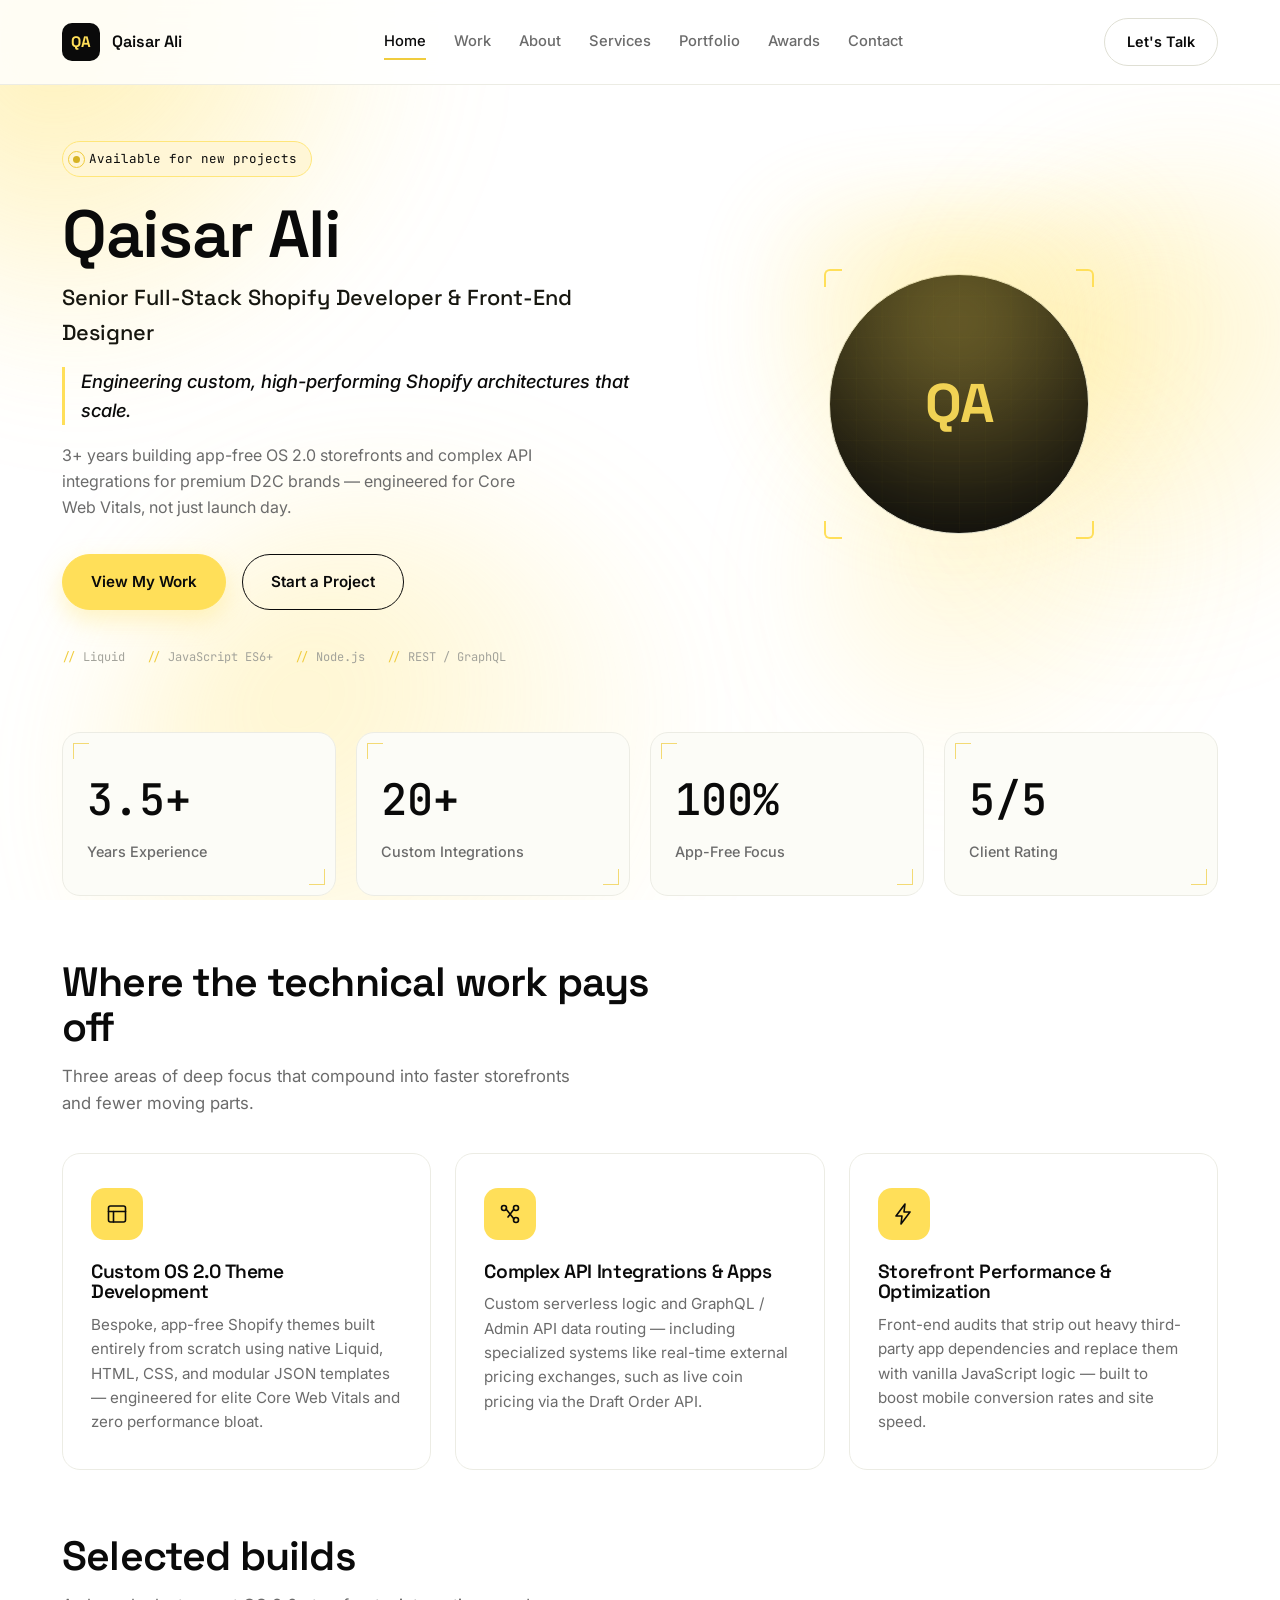
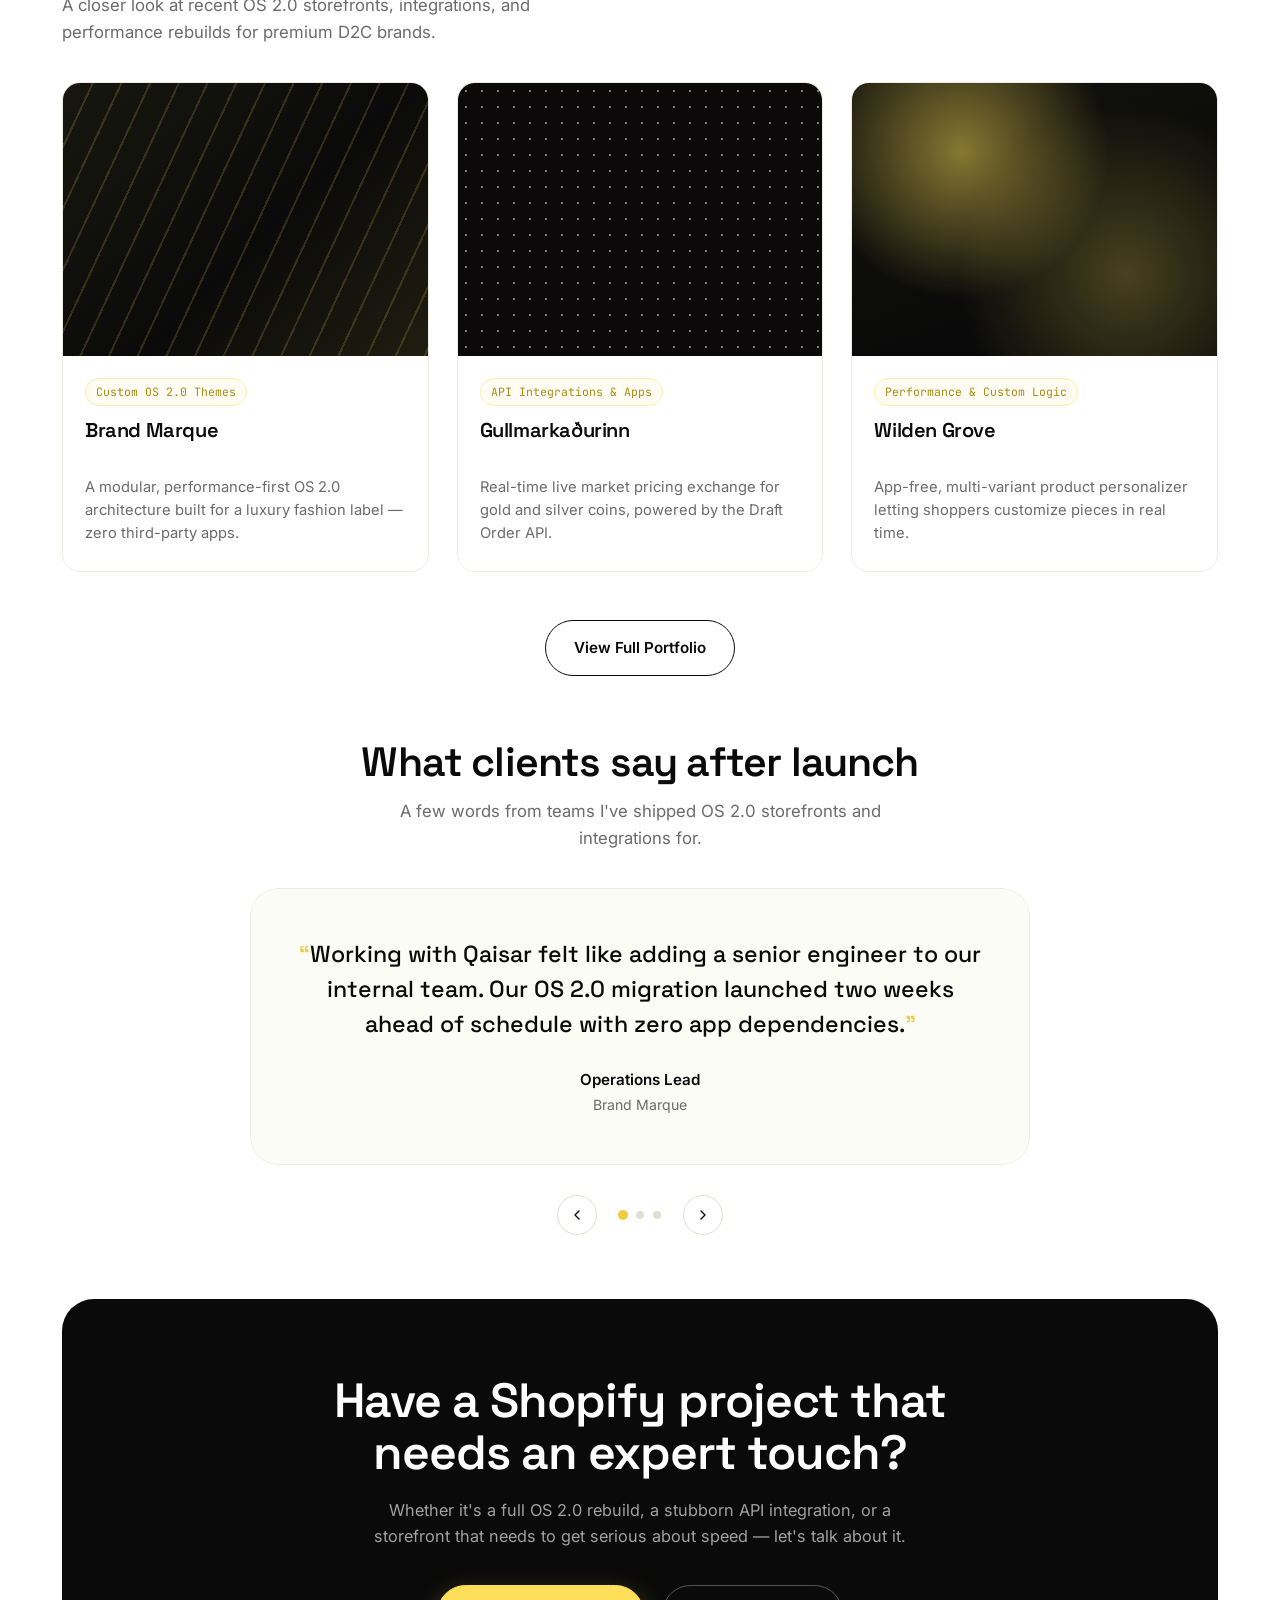
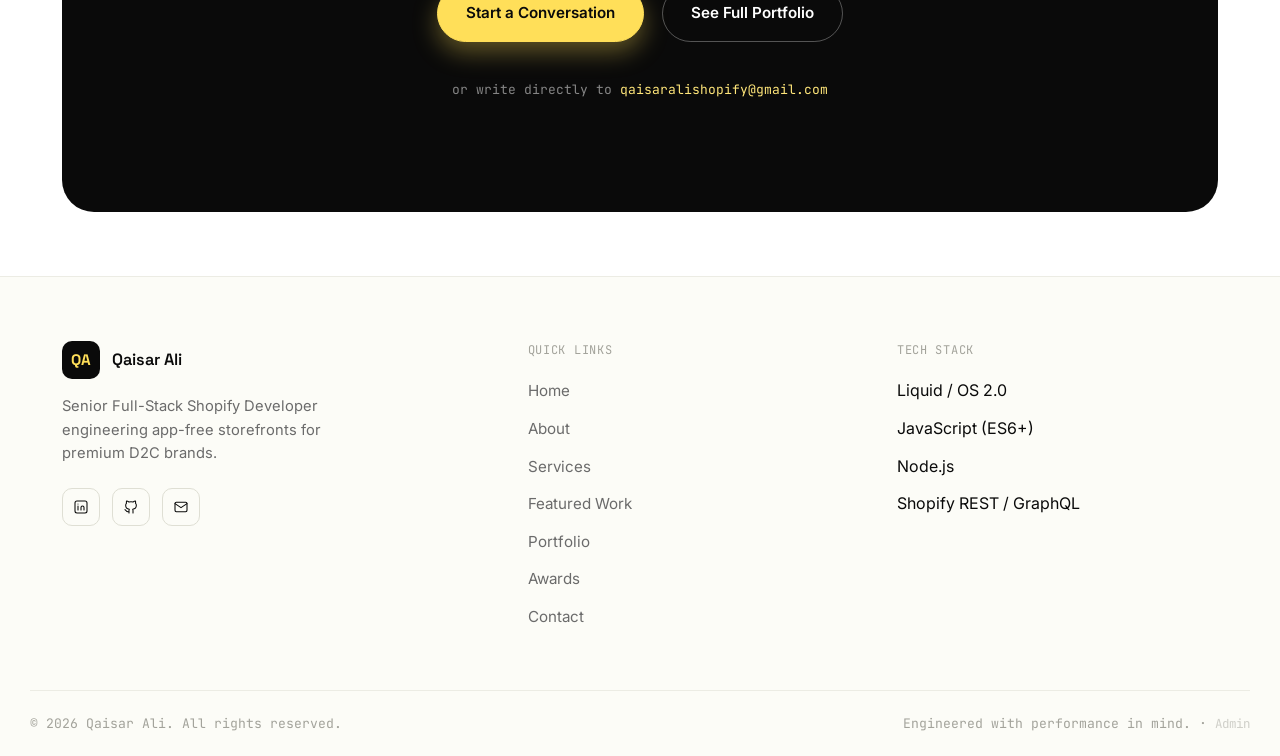
<file: index.html>
<!DOCTYPE html>
<html lang="en">
<head>
<meta charset="UTF-8">
<meta name="viewport" content="width=device-width, initial-scale=1.0">
<title>Qaisar Ali — Senior Full-Stack Shopify Developer</title>
<meta name="description" content="Qaisar Ali is a Senior Full-Stack Shopify Developer engineering custom, app-free OS 2.0 architectures, complex API integrations, and high-performance storefronts for premium D2C brands.">

<link rel="icon" type="image/svg+xml" href="favicon.svg">

<script src="js/site-data.js?v=1788854065"></script>

<link rel="preconnect" href="https://fonts.googleapis.com">
<link rel="preconnect" href="https://fonts.gstatic.com" crossorigin>
<link href="https://fonts.googleapis.com/css2?family=Space+Grotesk:wght@500;600;700&family=Inter:wght@400;500;600;700&family=JetBrains+Mono:wght@400;500&display=swap" rel="stylesheet">

<link rel="stylesheet" href="css/style.css">
<script>try{var _t=JSON.parse(localStorage.getItem("qa_site_data_v1")||"{}");document.documentElement.setAttribute("data-theme",_t.theme||"");}catch(e){}</script>
</head>
<body>

<div class="bg-atmosphere" aria-hidden="true">
  <span class="blob blob--1"></span>
  <span class="blob blob--2"></span>
  <span class="blob blob--3"></span>
  <span class="blob blob--4"></span>
</div>

<a href="#main" class="skip-link">Skip to content</a>

<header class="site-header" id="top">
  <div class="container header__inner">
    <a href="index.html" class="brand">
      <span class="brand__mark">QA</span>
      <span class="brand__name">Qaisar Ali</span>
    </a>

    <nav class="nav" id="siteNav">
      <a href="index.html" class="nav__link is-active">Home</a>
      <a href="index.html#work" class="nav__link">Work</a>
      <a href="about.html" class="nav__link">About</a>
      <a href="services.html" class="nav__link">Services</a>
      <a href="portfolio.html" class="nav__link">Portfolio</a>
      <a href="awards.html" class="nav__link">Awards</a>
      <a href="contact.html" class="nav__link">Contact</a>
    </nav>

    <a href="contact.html" class="btn btn--ghost nav__cta">Let's Talk</a>

    <button class="nav-toggle" id="navToggle" aria-label="Toggle menu" aria-expanded="false">
      <span></span><span></span><span></span>
    </button>
  </div>
</header>

<main id="main">

  <!-- ============ HERO ============ -->
  <section class="hero" id="hero">
    <div class="container hero__inner">

      <div class="hero__content">
        <div class="status-pill"><span class="status-dot"></span>Available for new projects</div>
        <h1 class="hero__name" data-key="hero.name">Qaisar Ali</h1>
        <p class="hero__title" data-key="hero.title">Senior Full-Stack Shopify Developer &amp; Front-End Designer</p>
        <p class="hero__tagline" data-key="hero.tagline">Engineering custom, high-performing Shopify architectures that scale.</p>
        <p class="hero__desc" data-key="hero.desc">3+ years building app-free OS 2.0 storefronts and complex API integrations for premium D2C brands — engineered for Core Web Vitals, not just launch day.</p>
        <div class="hero__actions">
          <a href="#work" class="btn btn--primary">View My Work</a>
          <a href="contact.html" class="btn btn--outline">Start a Project</a>
          <a href="#" class="btn btn--ghost" data-cv-link download hidden><svg viewBox="0 0 24 24" fill="none" stroke-width="2" stroke-linecap="round" stroke-linejoin="round"><path d="M12 3v12m0 0 4.5-4.5M12 15l-4.5-4.5"/><path d="M4 17v2a2 2 0 0 0 2 2h12a2 2 0 0 0 2-2v-2"/></svg> Download CV</a>
        </div>
        <div class="hero__tech">
          <span>Liquid</span>
          <span>JavaScript ES6+</span>
          <span>Node.js</span>
          <span>REST / GraphQL</span>
        </div>
      </div>

      <div class="hero__media">
        <div class="portrait">
          <div class="portrait__frame" id="portraitFrame">
            <div class="portrait__glow"></div>
            <div class="portrait__inner">
              <span class="portrait__mono">QA</span>
              <svg class="portrait__grid" viewBox="0 0 400 500" preserveAspectRatio="none">
                <defs>
                  <pattern id="gridPattern" width="40" height="40" patternUnits="userSpaceOnUse">
                    <path d="M 40 0 L 0 0 0 40" fill="none" stroke="#FFDF59" stroke-width="0.5"/>
                  </pattern>
                </defs>
                <rect width="400" height="500" fill="url(#gridPattern)" />
              </svg>
            </div>
            <span class="corner corner--tl"></span>
            <span class="corner corner--tr"></span>
            <span class="corner corner--bl"></span>
            <span class="corner corner--br"></span>
          </div>
        </div>
      </div>

    </div>
  </section>

  <!-- ============ STATS ============ -->
  <section class="stats reveal" id="stats">
    <div class="container">
      <div class="stats__grid">

        <div class="stat-card">
          <span class="stat-card__corner tl"></span><span class="stat-card__corner br"></span>
         <span class="stat-card__number" data-count-to="3.5" data-decimal="1" data-suffix="+">0</span>
          <span class="stat-card__label">Years Experience</span>
        </div>

        <div class="stat-card">
          <span class="stat-card__corner tl"></span><span class="stat-card__corner br"></span>
          <span class="stat-card__number" data-count-to="20" data-suffix="+">0</span>
          <span class="stat-card__label">Custom Integrations</span>
        </div>

        <div class="stat-card">
          <span class="stat-card__corner tl"></span><span class="stat-card__corner br"></span>
          <span class="stat-card__number" data-count-to="100" data-suffix="%">0</span>
          <span class="stat-card__label">App-Free Focus</span>
        </div>

        <div class="stat-card">
          <span class="stat-card__corner tl"></span><span class="stat-card__corner br"></span>
          <span class="stat-card__number" data-count-to="5" data-suffix="/5">0</span>
          <span class="stat-card__label">Client Rating</span>
        </div>

      </div>
    </div>
  </section>

  <!-- ============ SERVICES TEASER ============ -->
  <section class="services reveal" id="services">
    <div class="container">
      <div class="section-head">
        <h2>Where the technical work pays off</h2>
        <p>Three areas of deep focus that compound into faster storefronts and fewer moving parts.</p>
      </div>

      <div class="services__grid" id="servicesGridMount">
      <!-- rendered by site-render.js -->
      
      </div>
    </div>
  </section>

  <!-- ============ FEATURED WORK ============ -->
  <section class="work reveal" id="work">
    <div class="container">
      <div class="section-head">
        <h2>Selected builds</h2>
        <p>A closer look at recent OS 2.0 storefronts, integrations, and performance rebuilds for premium D2C brands.</p>
      </div>

      <div class="portfolio-grid work__grid" id="workGridMount">
        <!-- rendered by site-render.js — same card component as the Portfolio page -->

      </div>

      <div class="work__cta">
        <a href="portfolio.html" class="btn btn--outline">View Full Portfolio</a>
      </div>
    </div>
  </section>

  <!-- ============ TESTIMONIALS ============ -->
  <section class="testimonials reveal" id="testimonials">
    <div class="container">
      <div class="section-head center" style="margin-inline:auto;">
        <h2>What clients say after launch</h2>
        <p>A few words from teams I've shipped OS 2.0 storefronts and integrations for.</p>
      </div>

      <div class="testimonial-slider">
        <div class="testimonial-track">
          <div class="testimonial-track__inner">

            <div class="testimonial-card">
              <p class="testimonial-card__quote">Working with Qaisar felt like adding a senior engineer to our internal team. Our OS 2.0 migration launched two weeks ahead of schedule with zero app dependencies.</p>
              <p class="testimonial-card__author">Operations Lead</p>
              <p class="testimonial-card__role">Brand Marque</p>
            </div>

            <div class="testimonial-card">
              <p class="testimonial-card__quote">He rebuilt our checkout-to-fulfillment API pipeline from scratch. Order sync errors dropped to zero and our page speed scores jumped across the board.</p>
              <p class="testimonial-card__author">Head of E-Commerce</p>
              <p class="testimonial-card__role">Wilden Grove</p>
            </div>

            <div class="testimonial-card">
              <p class="testimonial-card__quote">Meticulous, fast, and refreshingly low-drama. Qaisar shipped a fully custom storefront and our design team never had to compromise.</p>
              <p class="testimonial-card__author">Founder</p>
              <p class="testimonial-card__role">Gullmarkaðurinn</p>
            </div>

          </div>
        </div>

        <div class="testimonial-nav">
          <button class="testimonial-arrow testimonial-arrow--prev" aria-label="Previous testimonial">
            <svg viewBox="0 0 24 24" fill="none" stroke-width="2" stroke-linecap="round" stroke-linejoin="round"><path d="M15 18l-6-6 6-6"/></svg>
          </button>
          <div class="testimonial-dots"></div>
          <button class="testimonial-arrow testimonial-arrow--next" aria-label="Next testimonial">
            <svg viewBox="0 0 24 24" fill="none" stroke-width="2" stroke-linecap="round" stroke-linejoin="round"><path d="M9 18l6-6-6-6"/></svg>
          </button>
        </div>
      </div>
    </div>
  </section>

  <!-- ============ PARTNERS MARQUEE ============ -->
   <section class="partners reveal" id="partners" style="display:none;">
    <div class="container">
      <div class="partners__head">
      </div>
    </div>
    <div class="marquee">
      <div class="marquee__track" id="partnersMarqueeMount">
        <span class="marquee__item">Northfield Studio</span>
        <span class="marquee__item">Vera &amp; Co.</span>
        <span class="marquee__item">Arkhouse Digital</span>
        <span class="marquee__item">Meridian Commerce</span>
        <span class="marquee__item">Palette &amp; Co.</span>
        <span class="marquee__item">Lumen Group</span>
        <!-- duplicate for seamless loop -->
        <span class="marquee__item">Northfield Studio</span>
        <span class="marquee__item">Vera &amp; Co.</span>
        <span class="marquee__item">Arkhouse Digital</span>
        <span class="marquee__item">Meridian Commerce</span>
        <span class="marquee__item">Palette &amp; Co.</span>
        <span class="marquee__item">Lumen Group</span>
      </div>
    </div>
  </section> 

  <!-- ============ CLOSING CTA ============ -->
  <section class="cta-final reveal" id="contact-cta">
    <div class="container">
      <div class="cta-final__box">
        <div class="cta-final__glow" aria-hidden="true"></div>
        <h2>Have a Shopify project that needs an expert touch?</h2>
        <p>Whether it's a full OS 2.0 rebuild, a stubborn API integration, or a storefront that needs to get serious about speed — let's talk about it.</p>
        <div class="cta-final__actions">
          <a href="contact.html" class="btn btn--primary">Start a Conversation</a>
          <a href="portfolio.html" class="btn btn--outline" style="border-color:rgba(255,255,255,.3); color:#fff;">See Full Portfolio</a>
        </div>
        <p class="cta-final__email">or write directly to <a href="mailto:qaisaralishopify@gmail.com" data-contact="email-mailto" data-contact="email-mailto"><span data-contact="email-text">qaisaralishopify@gmail.com</span></a></p>
      </div>
    </div>
  </section>

</main>

<footer class="site-footer">
  <div class="container footer__inner">

    <div class="footer__brand">
      <a href="index.html" class="brand">
        <span class="brand__mark">QA</span>
        <span class="brand__name">Qaisar Ali</span>
      </a>
      <p>Senior Full-Stack Shopify Developer engineering app-free storefronts for premium D2C brands.</p>
      <div class="footer__social">
        <a data-contact="linkedin-href" href="https://www.linkedin.com/in/qaisar-ali-shopify-developer/" class="social-icon" aria-label="LinkedIn"><svg viewBox="0 0 24 24" fill="none" stroke-width="1.6" stroke-linecap="round" stroke-linejoin="round"><rect x="3" y="3" width="18" height="18" rx="3"/><path d="M7.5 10.5v6M7.5 7.5v.01M12 16.5v-3.75a2.25 2.25 0 0 1 4.5 0V16.5M12 12.75v3.75"/></svg></a>
        <a data-contact="github-href" href="https://github.com/qaisarali12" class="social-icon" aria-label="GitHub"><svg viewBox="0 0 24 24" fill="none" stroke-width="1.6" stroke-linecap="round" stroke-linejoin="round"><path d="M9 19c-4.3 1.4-4.3-2.5-6-3m12 5v-3.5c0-1 .1-1.4-.5-2 2.8-.3 5.5-1.4 5.5-6a4.6 4.6 0 0 0-1.3-3.2 4.2 4.2 0 0 0-.1-3.2s-1.1-.3-3.5 1.3a12.3 12.3 0 0 0-6.2 0C6.5 2.8 5.4 3.1 5.4 3.1a4.2 4.2 0 0 0-.1 3.2A4.6 4.6 0 0 0 4 9.5c0 4.6 2.7 5.7 5.5 6-.6.6-.6 1.2-.5 2V21"/></svg></a>
        <a href="mailto:qaisaralishopify@gmail.com" class="social-icon" aria-label="Email"><svg viewBox="0 0 24 24" fill="none" stroke-width="1.6" stroke-linecap="round" stroke-linejoin="round"><rect x="3" y="5" width="18" height="14" rx="2"/><path d="m3 7 9 6 9-6"/></svg></a>
      </div>
    </div>

    <div class="footer__nav">
      <p class="footer__heading">Quick Links</p>
      <ul class="footer__links">
        <li><a href="index.html">Home</a></li>
        <li><a href="about.html">About</a></li>
        <li><a href="services.html">Services</a></li>
        <li><a href="index.html#work">Featured Work</a></li>
        <li><a href="portfolio.html">Portfolio</a></li>
        <li><a href="awards.html">Awards</a></li>
        <li><a href="contact.html">Contact</a></li>
      </ul>
    </div>

    <div class="footer__stack">
      <p class="footer__heading">Tech Stack</p>
      <ul class="footer__links">
        <li>Liquid / OS 2.0</li>
        <li>JavaScript (ES6+)</li>
        <li>Node.js</li>
        <li>Shopify REST / GraphQL</li>
      </ul>
    </div>

  </div>

  <div class="container footer__bottom">
    <p>&copy; 2026 Qaisar Ali. All rights reserved.</p>
    <p class="footer__built">Engineered with performance in mind. · <a href="admin.html" style="color:inherit;opacity:.5;font-size:.78rem;">Admin</a></p>
  </div>
</footer>

<!-- ============ LIGHTBOX ============ -->
<div class="lightbox" id="lightbox" aria-hidden="true">
  <div class="lightbox__backdrop" data-close></div>
  <div class="lightbox__panel" role="dialog" aria-modal="true" aria-labelledby="lightboxTitle">
    <button type="button" class="lightbox__close" data-close aria-label="Close project details">
      <svg viewBox="0 0 24 24" fill="none" stroke-width="2" stroke-linecap="round" stroke-linejoin="round"><path d="M6 6l12 12M18 6 6 18"/></svg>
    </button>
    <div class="lightbox__media-wrap">
      <div class="lightbox__media" id="lightboxMedia"></div>
      <a href="#" id="lightboxLiveLink" class="btn btn--primary lightbox__live-link" target="_blank" rel="noopener" hidden>
        Visit Live Site
        <svg viewBox="0 0 24 24" fill="none" stroke-width="2" stroke-linecap="round" stroke-linejoin="round"><path d="M18 13v6a2 2 0 0 1-2 2H5a2 2 0 0 1-2-2V8a2 2 0 0 1 2-2h6"/><polyline points="15 3 21 3 21 9"/><line x1="10" y1="14" x2="21" y2="3"/></svg>
      </a>
    </div>
    <div class="lightbox__gallery" id="lightboxGallery" hidden></div>
    <div class="lightbox__body">
      <span class="lightbox__tag" id="lightboxTag"></span>
      <h3 id="lightboxTitle"></h3>
      <p id="lightboxDesc"></p>
      <div class="lightbox__tags" id="lightboxTags"></div>
    </div>
  </div>
</div>

<script src="js/site-data.js?v=1788854065"></script>
<script src="js/site-render.js?v=1788854065"></script>
<script src="js/main.js?v=1788854065"></script>
</body>
</html>
</file>
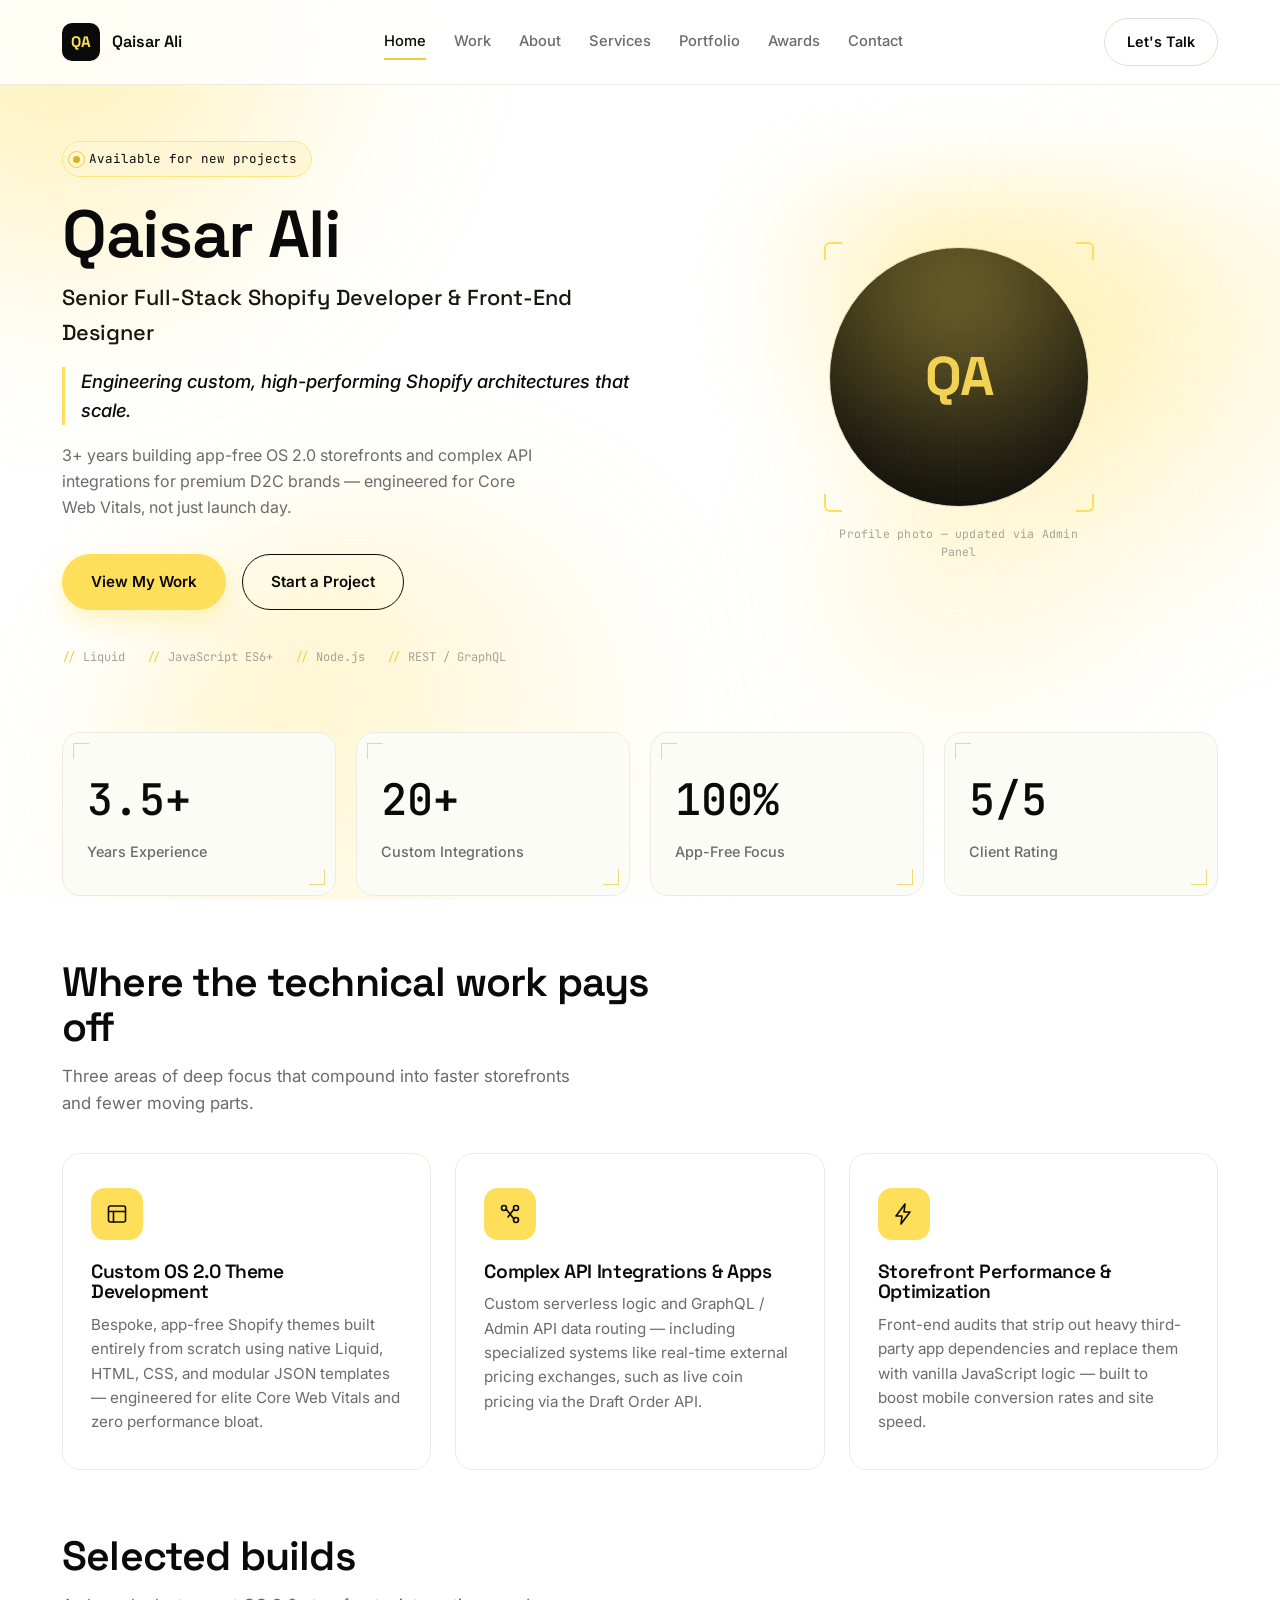
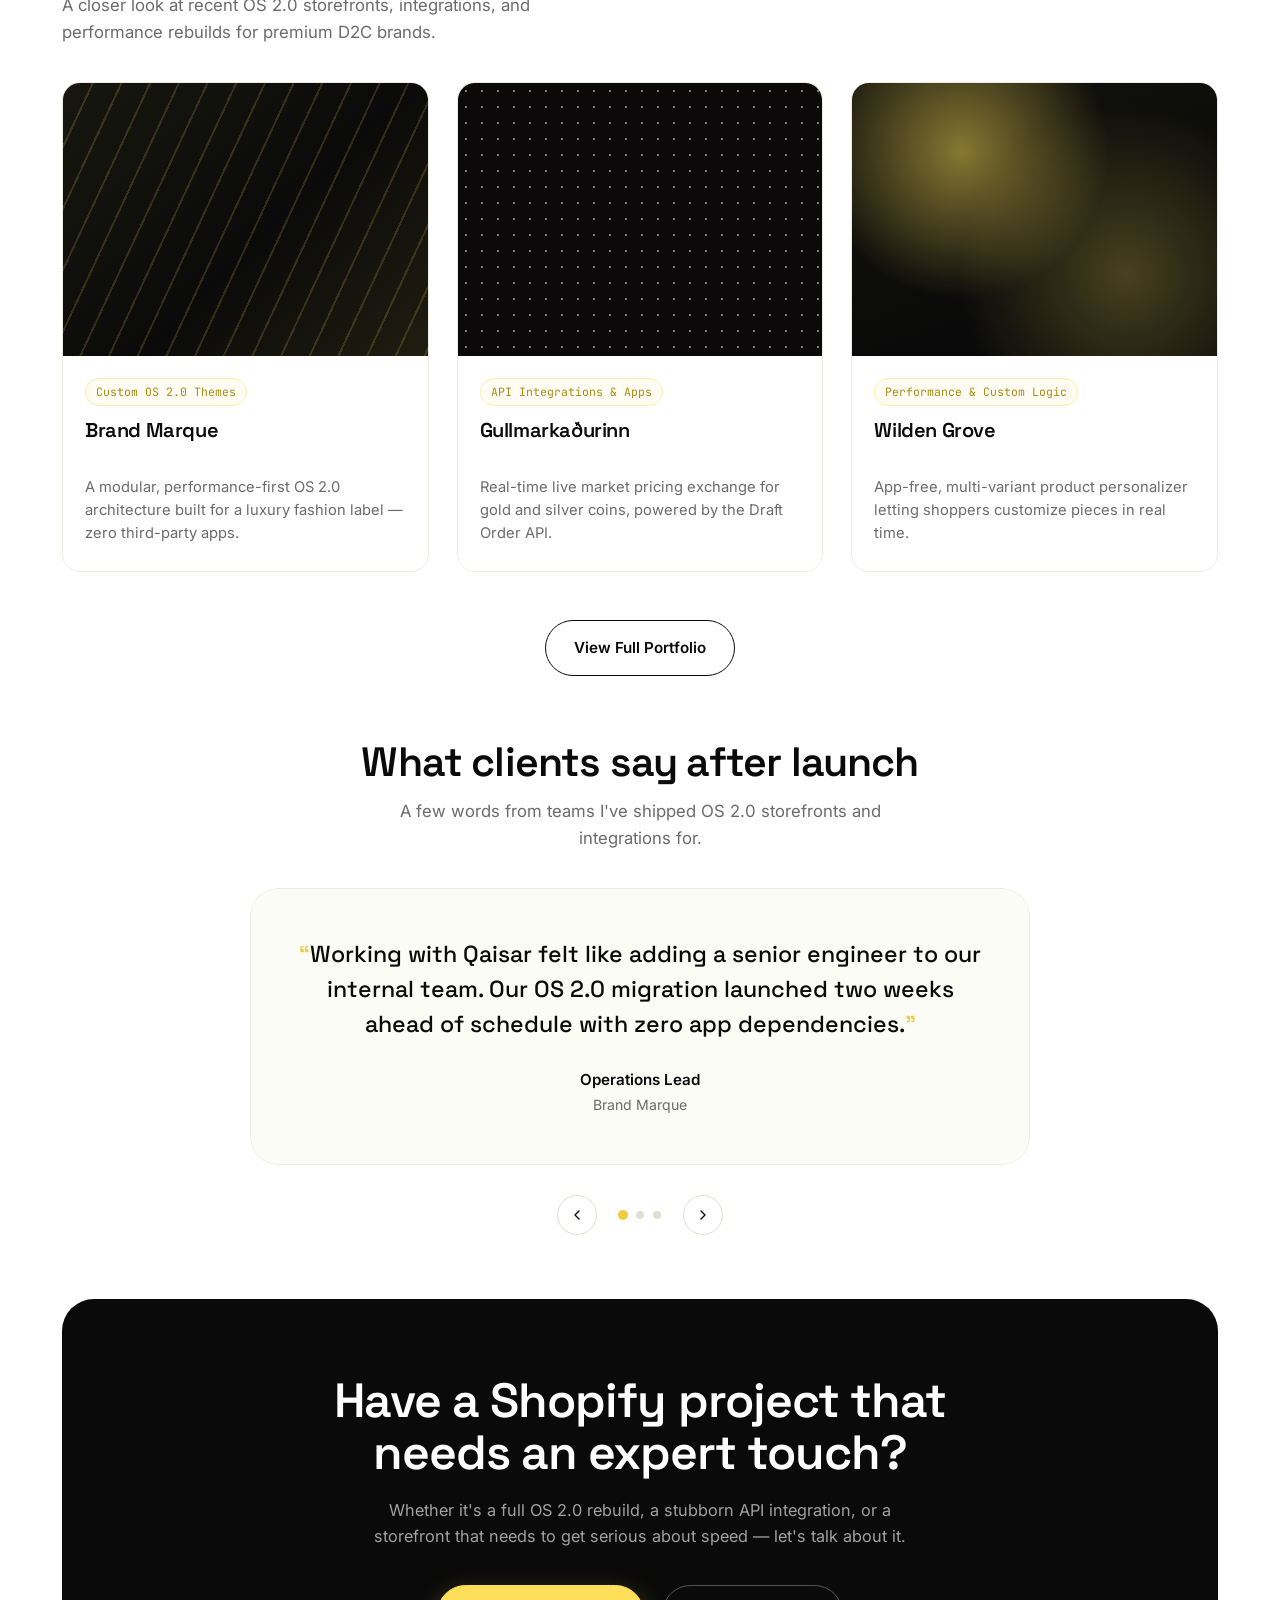
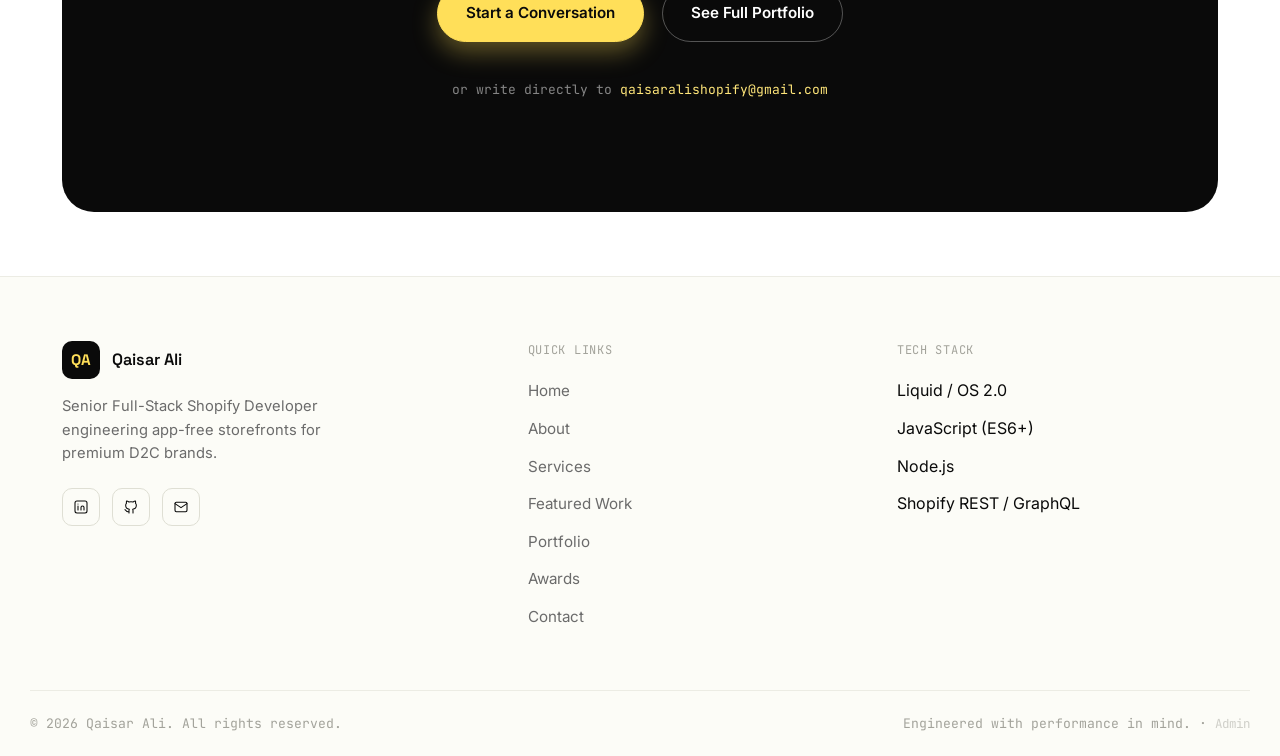
<file: qaisaraliportfolio (4)/index.html>
<!DOCTYPE html>
<html lang="en">
<head>
<meta charset="UTF-8">
<meta name="viewport" content="width=device-width, initial-scale=1.0">
<title>Qaisar Ali — Senior Full-Stack Shopify Developer</title>
<meta name="description" content="Qaisar Ali is a Senior Full-Stack Shopify Developer engineering custom, app-free OS 2.0 architectures, complex API integrations, and high-performance storefronts for premium D2C brands.">

<link rel="icon" type="image/svg+xml" href="favicon.svg">

<script src="js/site-data.js"></script>

<link rel="preconnect" href="https://fonts.googleapis.com">
<link rel="preconnect" href="https://fonts.gstatic.com" crossorigin>
<link href="https://fonts.googleapis.com/css2?family=Space+Grotesk:wght@500;600;700&family=Inter:wght@400;500;600;700&family=JetBrains+Mono:wght@400;500&display=swap" rel="stylesheet">

<link rel="stylesheet" href="css/style.css">
<script>try{var _t=JSON.parse(localStorage.getItem("qa_site_data_v1")||"{}");document.documentElement.setAttribute("data-theme",_t.theme||"");}catch(e){}</script>
</head>
<body>

<div class="bg-atmosphere" aria-hidden="true">
  <span class="blob blob--1"></span>
  <span class="blob blob--2"></span>
  <span class="blob blob--3"></span>
  <span class="blob blob--4"></span>
</div>

<a href="#main" class="skip-link">Skip to content</a>

<header class="site-header" id="top">
  <div class="container header__inner">
    <a href="index.html" class="brand">
      <span class="brand__mark">QA</span>
      <span class="brand__name">Qaisar Ali</span>
    </a>

    <nav class="nav" id="siteNav">
      <a href="index.html" class="nav__link is-active">Home</a>
      <a href="index.html#work" class="nav__link">Work</a>
      <a href="about.html" class="nav__link">About</a>
      <a href="services.html" class="nav__link">Services</a>
      <a href="portfolio.html" class="nav__link">Portfolio</a>
      <a href="awards.html" class="nav__link">Awards</a>
      <a href="contact.html" class="nav__link">Contact</a>
    </nav>

    <a href="contact.html" class="btn btn--ghost nav__cta">Let's Talk</a>

    <button class="nav-toggle" id="navToggle" aria-label="Toggle menu" aria-expanded="false">
      <span></span><span></span><span></span>
    </button>
  </div>
</header>

<main id="main">

  <!-- ============ HERO ============ -->
  <section class="hero" id="hero">
    <div class="container hero__inner">

      <div class="hero__content">
        <div class="status-pill"><span class="status-dot"></span>Available for new projects</div>
        <h1 class="hero__name" data-key="hero.name">Qaisar Ali</h1>
        <p class="hero__title" data-key="hero.title">Senior Full-Stack Shopify Developer &amp; Front-End Designer</p>
        <p class="hero__tagline" data-key="hero.tagline">Engineering custom, high-performing Shopify architectures that scale.</p>
        <p class="hero__desc" data-key="hero.desc">3+ years building app-free OS 2.0 storefronts and complex API integrations for premium D2C brands — engineered for Core Web Vitals, not just launch day.</p>
        <div class="hero__actions">
          <a href="#work" class="btn btn--primary">View My Work</a>
          <a href="contact.html" class="btn btn--outline">Start a Project</a>
          <a href="#" class="btn btn--ghost" data-cv-link download hidden><svg viewBox="0 0 24 24" fill="none" stroke-width="2" stroke-linecap="round" stroke-linejoin="round"><path d="M12 3v12m0 0 4.5-4.5M12 15l-4.5-4.5"/><path d="M4 17v2a2 2 0 0 0 2 2h12a2 2 0 0 0 2-2v-2"/></svg> Download CV</a>
        </div>
        <div class="hero__tech">
          <span>Liquid</span>
          <span>JavaScript ES6+</span>
          <span>Node.js</span>
          <span>REST / GraphQL</span>
        </div>
      </div>

      <div class="hero__media">
        <div class="portrait">
          <div class="portrait__frame" id="portraitFrame">
            <div class="portrait__glow"></div>
            <div class="portrait__inner">
              <span class="portrait__mono">QA</span>
              <svg class="portrait__grid" viewBox="0 0 400 500" preserveAspectRatio="none">
                <defs>
                  <pattern id="gridPattern" width="40" height="40" patternUnits="userSpaceOnUse">
                    <path d="M 40 0 L 0 0 0 40" fill="none" stroke="#FFDF59" stroke-width="0.5"/>
                  </pattern>
                </defs>
                <rect width="400" height="500" fill="url(#gridPattern)" />
              </svg>
            </div>
            <span class="corner corner--tl"></span>
            <span class="corner corner--tr"></span>
            <span class="corner corner--bl"></span>
            <span class="corner corner--br"></span>
          </div>
          <span class="portrait__caption">Profile photo — updated via Admin Panel</span>
        </div>
      </div>

    </div>
  </section>

  <!-- ============ STATS ============ -->
  <section class="stats reveal" id="stats">
    <div class="container">
      <div class="stats__grid">

        <div class="stat-card">
          <span class="stat-card__corner tl"></span><span class="stat-card__corner br"></span>
         <span class="stat-card__number" data-count-to="3.5" data-decimal="1" data-suffix="+">0</span>
          <span class="stat-card__label">Years Experience</span>
        </div>

        <div class="stat-card">
          <span class="stat-card__corner tl"></span><span class="stat-card__corner br"></span>
          <span class="stat-card__number" data-count-to="20" data-suffix="+">0</span>
          <span class="stat-card__label">Custom Integrations</span>
        </div>

        <div class="stat-card">
          <span class="stat-card__corner tl"></span><span class="stat-card__corner br"></span>
          <span class="stat-card__number" data-count-to="100" data-suffix="%">0</span>
          <span class="stat-card__label">App-Free Focus</span>
        </div>

        <div class="stat-card">
          <span class="stat-card__corner tl"></span><span class="stat-card__corner br"></span>
          <span class="stat-card__number" data-count-to="5" data-suffix="/5">0</span>
          <span class="stat-card__label">Client Rating</span>
        </div>

      </div>
    </div>
  </section>

  <!-- ============ SERVICES TEASER ============ -->
  <section class="services reveal" id="services">
    <div class="container">
      <div class="section-head">
        <h2>Where the technical work pays off</h2>
        <p>Three areas of deep focus that compound into faster storefronts and fewer moving parts.</p>
      </div>

      <div class="services__grid" id="servicesGridMount">
      <!-- rendered by site-render.js -->
      
      </div>
    </div>
  </section>

  <!-- ============ FEATURED WORK ============ -->
  <section class="work reveal" id="work">
    <div class="container">
      <div class="section-head">
        <h2>Selected builds</h2>
        <p>A closer look at recent OS 2.0 storefronts, integrations, and performance rebuilds for premium D2C brands.</p>
      </div>

      <div class="portfolio-grid work__grid" id="workGridMount">
        <!-- rendered by site-render.js — same card component as the Portfolio page -->

      </div>

      <div class="work__cta">
        <a href="portfolio.html" class="btn btn--outline">View Full Portfolio</a>
      </div>
    </div>
  </section>

  <!-- ============ TESTIMONIALS ============ -->
  <section class="testimonials reveal" id="testimonials">
    <div class="container">
      <div class="section-head center" style="margin-inline:auto;">
        <h2>What clients say after launch</h2>
        <p>A few words from teams I've shipped OS 2.0 storefronts and integrations for.</p>
      </div>

      <div class="testimonial-slider">
        <div class="testimonial-track">
          <div class="testimonial-track__inner">

            <div class="testimonial-card">
              <p class="testimonial-card__quote">Working with Qaisar felt like adding a senior engineer to our internal team. Our OS 2.0 migration launched two weeks ahead of schedule with zero app dependencies.</p>
              <p class="testimonial-card__author">Operations Lead</p>
              <p class="testimonial-card__role">Brand Marque</p>
            </div>

            <div class="testimonial-card">
              <p class="testimonial-card__quote">He rebuilt our checkout-to-fulfillment API pipeline from scratch. Order sync errors dropped to zero and our page speed scores jumped across the board.</p>
              <p class="testimonial-card__author">Head of E-Commerce</p>
              <p class="testimonial-card__role">Wilden Grove</p>
            </div>

            <div class="testimonial-card">
              <p class="testimonial-card__quote">Meticulous, fast, and refreshingly low-drama. Qaisar shipped a fully custom storefront and our design team never had to compromise.</p>
              <p class="testimonial-card__author">Founder</p>
              <p class="testimonial-card__role">Gullmarkaðurinn</p>
            </div>

          </div>
        </div>

        <div class="testimonial-nav">
          <button class="testimonial-arrow testimonial-arrow--prev" aria-label="Previous testimonial">
            <svg viewBox="0 0 24 24" fill="none" stroke-width="2" stroke-linecap="round" stroke-linejoin="round"><path d="M15 18l-6-6 6-6"/></svg>
          </button>
          <div class="testimonial-dots"></div>
          <button class="testimonial-arrow testimonial-arrow--next" aria-label="Next testimonial">
            <svg viewBox="0 0 24 24" fill="none" stroke-width="2" stroke-linecap="round" stroke-linejoin="round"><path d="M9 18l6-6-6-6"/></svg>
          </button>
        </div>
      </div>
    </div>
  </section>

  <!-- ============ PARTNERS MARQUEE ============ -->
   <section class="partners reveal" id="partners" style="display:none;">
    <div class="container">
      <div class="partners__head">
      </div>
    </div>
    <div class="marquee">
      <div class="marquee__track" id="partnersMarqueeMount">
        <span class="marquee__item">Northfield Studio</span>
        <span class="marquee__item">Vera &amp; Co.</span>
        <span class="marquee__item">Arkhouse Digital</span>
        <span class="marquee__item">Meridian Commerce</span>
        <span class="marquee__item">Palette &amp; Co.</span>
        <span class="marquee__item">Lumen Group</span>
        <!-- duplicate for seamless loop -->
        <span class="marquee__item">Northfield Studio</span>
        <span class="marquee__item">Vera &amp; Co.</span>
        <span class="marquee__item">Arkhouse Digital</span>
        <span class="marquee__item">Meridian Commerce</span>
        <span class="marquee__item">Palette &amp; Co.</span>
        <span class="marquee__item">Lumen Group</span>
      </div>
    </div>
  </section> 

  <!-- ============ CLOSING CTA ============ -->
  <section class="cta-final reveal" id="contact-cta">
    <div class="container">
      <div class="cta-final__box">
        <div class="cta-final__glow" aria-hidden="true"></div>
        <h2>Have a Shopify project that needs an expert touch?</h2>
        <p>Whether it's a full OS 2.0 rebuild, a stubborn API integration, or a storefront that needs to get serious about speed — let's talk about it.</p>
        <div class="cta-final__actions">
          <a href="contact.html" class="btn btn--primary">Start a Conversation</a>
          <a href="portfolio.html" class="btn btn--outline" style="border-color:rgba(255,255,255,.3); color:#fff;">See Full Portfolio</a>
        </div>
        <p class="cta-final__email">or write directly to <a href="mailto:qaisaralishopify@gmail.com" data-contact="email-mailto" data-contact="email-mailto"><span data-contact="email-text">qaisaralishopify@gmail.com</span></a></p>
      </div>
    </div>
  </section>

</main>

<footer class="site-footer">
  <div class="container footer__inner">

    <div class="footer__brand">
      <a href="index.html" class="brand">
        <span class="brand__mark">QA</span>
        <span class="brand__name">Qaisar Ali</span>
      </a>
      <p>Senior Full-Stack Shopify Developer engineering app-free storefronts for premium D2C brands.</p>
      <div class="footer__social">
        <a data-contact="linkedin-href" href="https://www.linkedin.com/in/qaisar-ali-shopify-developer/" class="social-icon" aria-label="LinkedIn"><svg viewBox="0 0 24 24" fill="none" stroke-width="1.6" stroke-linecap="round" stroke-linejoin="round"><rect x="3" y="3" width="18" height="18" rx="3"/><path d="M7.5 10.5v6M7.5 7.5v.01M12 16.5v-3.75a2.25 2.25 0 0 1 4.5 0V16.5M12 12.75v3.75"/></svg></a>
        <a data-contact="github-href" href="https://github.com/qaisarali12" class="social-icon" aria-label="GitHub"><svg viewBox="0 0 24 24" fill="none" stroke-width="1.6" stroke-linecap="round" stroke-linejoin="round"><path d="M9 19c-4.3 1.4-4.3-2.5-6-3m12 5v-3.5c0-1 .1-1.4-.5-2 2.8-.3 5.5-1.4 5.5-6a4.6 4.6 0 0 0-1.3-3.2 4.2 4.2 0 0 0-.1-3.2s-1.1-.3-3.5 1.3a12.3 12.3 0 0 0-6.2 0C6.5 2.8 5.4 3.1 5.4 3.1a4.2 4.2 0 0 0-.1 3.2A4.6 4.6 0 0 0 4 9.5c0 4.6 2.7 5.7 5.5 6-.6.6-.6 1.2-.5 2V21"/></svg></a>
        <a href="mailto:qaisaralishopify@gmail.com" class="social-icon" aria-label="Email"><svg viewBox="0 0 24 24" fill="none" stroke-width="1.6" stroke-linecap="round" stroke-linejoin="round"><rect x="3" y="5" width="18" height="14" rx="2"/><path d="m3 7 9 6 9-6"/></svg></a>
      </div>
    </div>

    <div class="footer__nav">
      <p class="footer__heading">Quick Links</p>
      <ul class="footer__links">
        <li><a href="index.html">Home</a></li>
        <li><a href="about.html">About</a></li>
        <li><a href="services.html">Services</a></li>
        <li><a href="index.html#work">Featured Work</a></li>
        <li><a href="portfolio.html">Portfolio</a></li>
        <li><a href="awards.html">Awards</a></li>
        <li><a href="contact.html">Contact</a></li>
      </ul>
    </div>

    <div class="footer__stack">
      <p class="footer__heading">Tech Stack</p>
      <ul class="footer__links">
        <li>Liquid / OS 2.0</li>
        <li>JavaScript (ES6+)</li>
        <li>Node.js</li>
        <li>Shopify REST / GraphQL</li>
      </ul>
    </div>

  </div>

  <div class="container footer__bottom">
    <p>&copy; 2026 Qaisar Ali. All rights reserved.</p>
    <p class="footer__built">Engineered with performance in mind. · <a href="admin.html" style="color:inherit;opacity:.5;font-size:.78rem;">Admin</a></p>
  </div>
</footer>

<!-- ============ LIGHTBOX ============ -->
<div class="lightbox" id="lightbox" aria-hidden="true">
  <div class="lightbox__backdrop" data-close></div>
  <div class="lightbox__panel" role="dialog" aria-modal="true" aria-labelledby="lightboxTitle">
    <button type="button" class="lightbox__close" data-close aria-label="Close project details">
      <svg viewBox="0 0 24 24" fill="none" stroke-width="2" stroke-linecap="round" stroke-linejoin="round"><path d="M6 6l12 12M18 6 6 18"/></svg>
    </button>
    <div class="lightbox__media-wrap">
      <div class="lightbox__media" id="lightboxMedia"></div>
      <a href="#" id="lightboxLiveLink" class="btn btn--primary lightbox__live-link" target="_blank" rel="noopener" hidden>
        Visit Live Site
        <svg viewBox="0 0 24 24" fill="none" stroke-width="2" stroke-linecap="round" stroke-linejoin="round"><path d="M18 13v6a2 2 0 0 1-2 2H5a2 2 0 0 1-2-2V8a2 2 0 0 1 2-2h6"/><polyline points="15 3 21 3 21 9"/><line x1="10" y1="14" x2="21" y2="3"/></svg>
      </a>
    </div>
    <div class="lightbox__gallery" id="lightboxGallery" hidden></div>
    <div class="lightbox__body">
      <span class="lightbox__tag" id="lightboxTag"></span>
      <h3 id="lightboxTitle"></h3>
      <p id="lightboxDesc"></p>
      <div class="lightbox__tags" id="lightboxTags"></div>
    </div>
  </div>
</div>

<script src="js/site-data.js"></script>
<script src="js/site-render.js"></script>
<script src="js/main.js"></script>
</body>
</html>
</file>
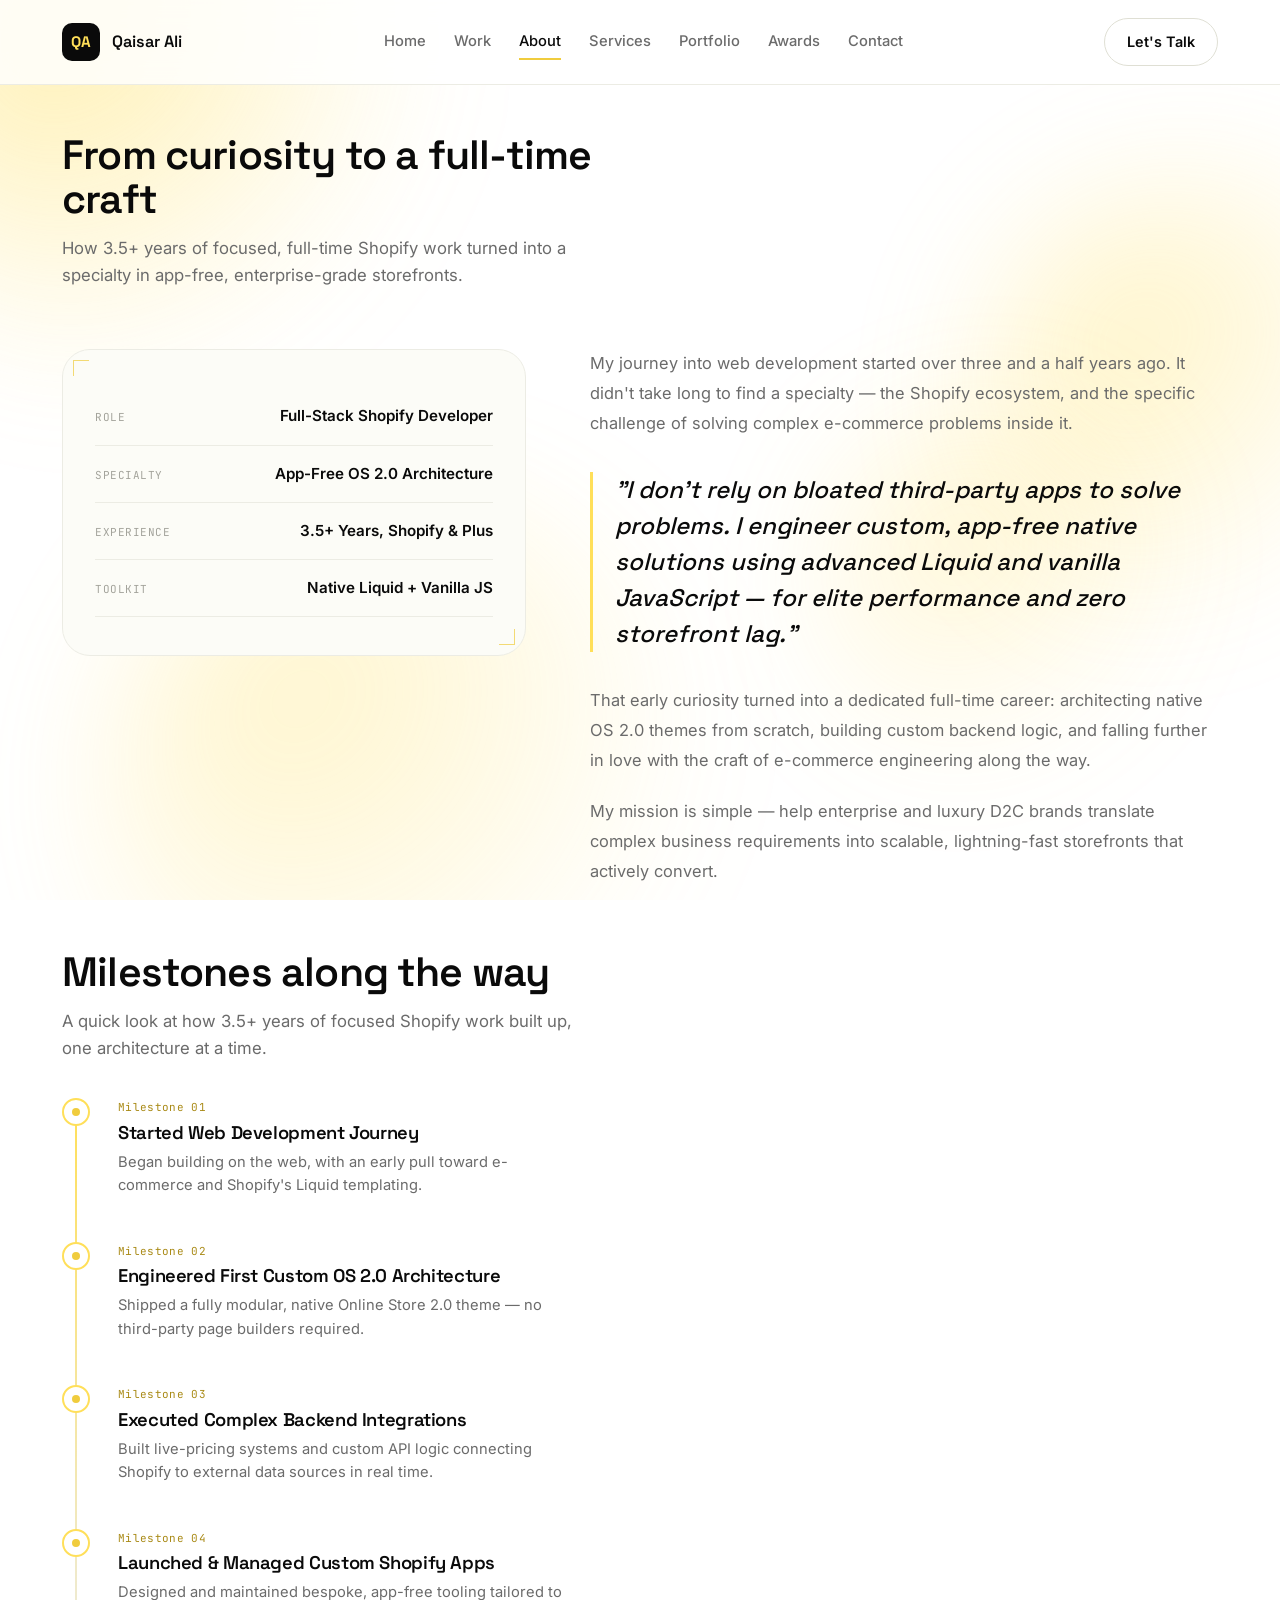
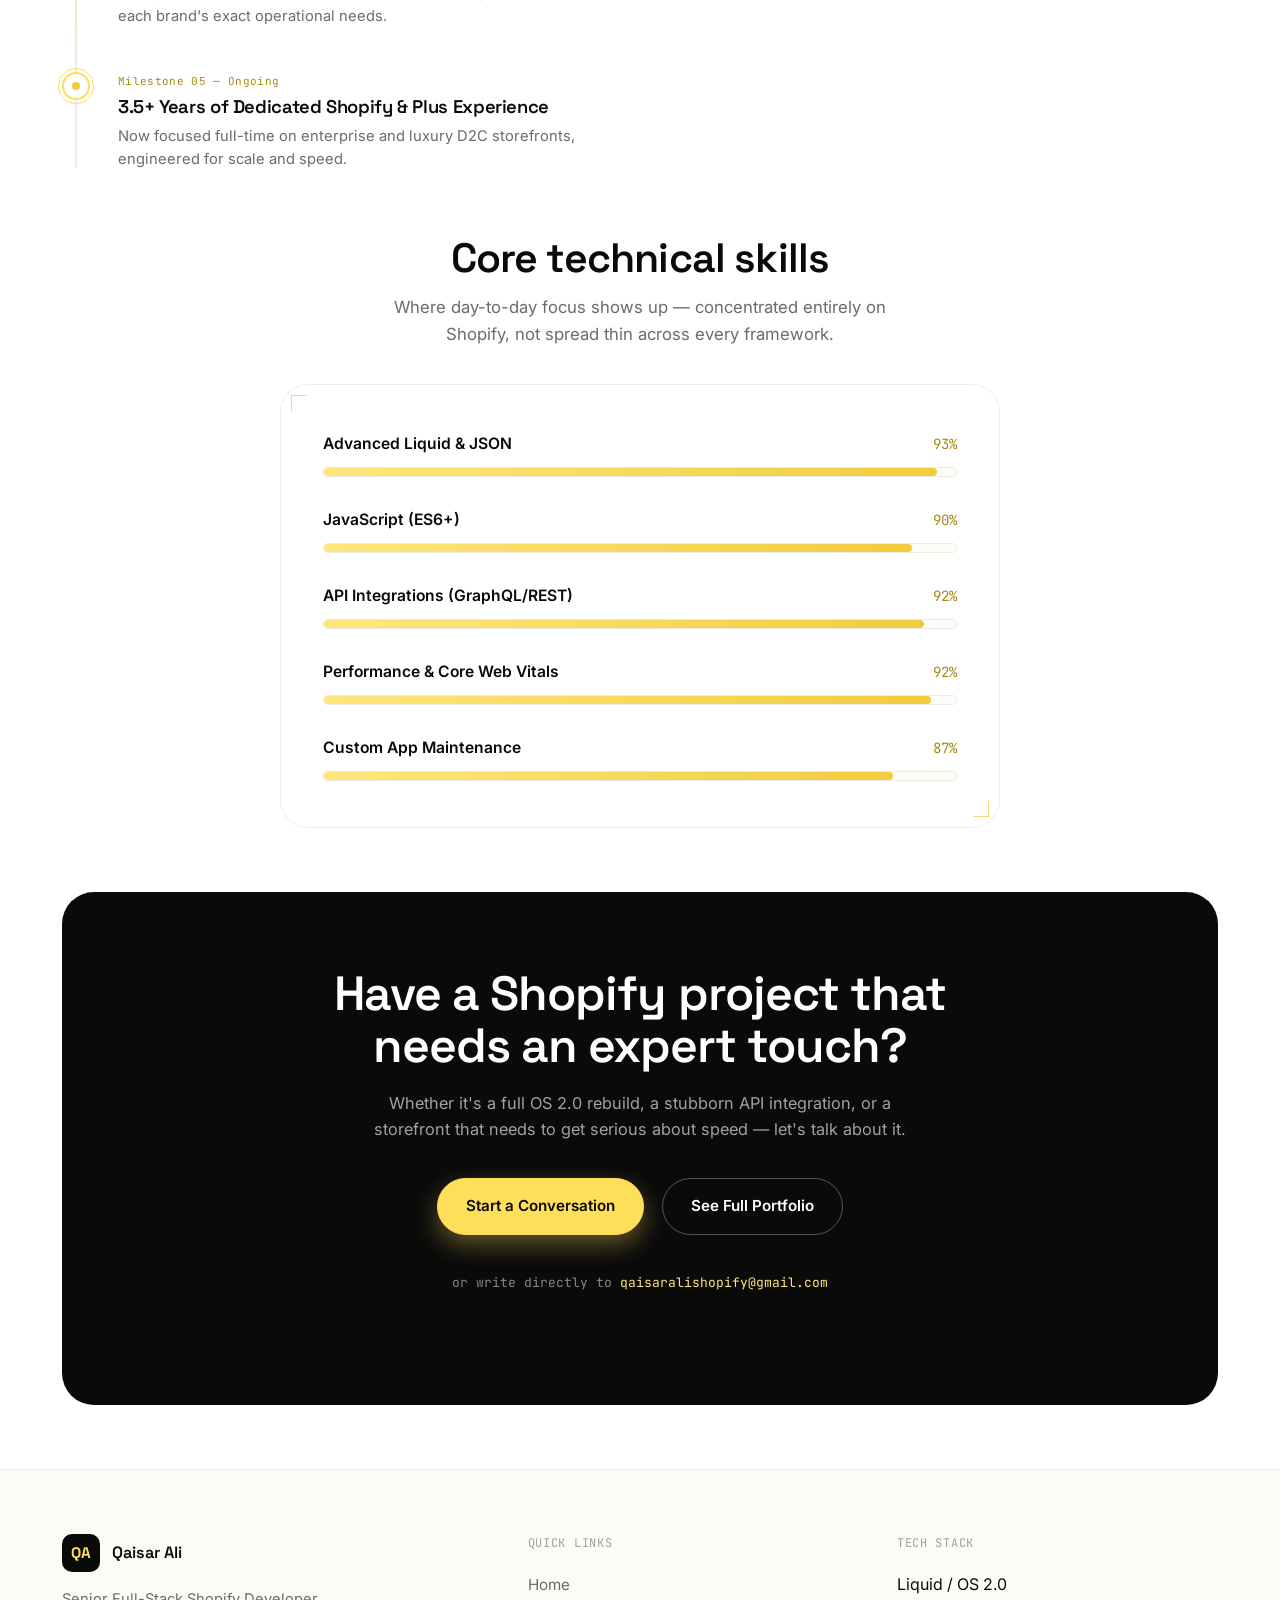
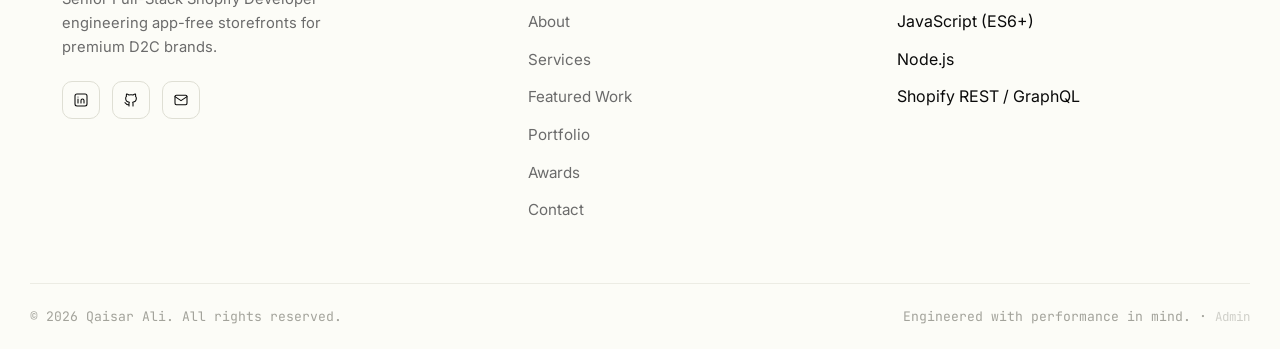
<file: about.html>
<!DOCTYPE html>
<html lang="en">
<head>
<meta charset="UTF-8">
<meta name="viewport" content="width=device-width, initial-scale=1.0">
<title>About — Qaisar Ali | Senior Full-Stack Shopify Developer</title>
<meta name="description" content="How 3.5+ years of focused, full-time Shopify work turned into a specialty in app-free, enterprise-grade OS 2.0 storefronts. Meet Qaisar Ali.">

<link rel="icon" type="image/svg+xml" href="favicon.svg">

<script src="js/site-data.js?v=1788854065"></script>

<link rel="preconnect" href="https://fonts.googleapis.com">
<link rel="preconnect" href="https://fonts.gstatic.com" crossorigin>
<link href="https://fonts.googleapis.com/css2?family=Space+Grotesk:wght@500;600;700&family=Inter:wght@400;500;600;700&family=JetBrains+Mono:wght@400;500&display=swap" rel="stylesheet">

<link rel="stylesheet" href="css/style.css">
<script>try{var _t=JSON.parse(localStorage.getItem("qa_site_data_v1")||"{}");document.documentElement.setAttribute("data-theme",_t.theme||"");}catch(e){}</script>
</head>
<body>

<div class="bg-atmosphere" aria-hidden="true">
  <span class="blob blob--1"></span>
  <span class="blob blob--2"></span>
  <span class="blob blob--3"></span>
  <span class="blob blob--4"></span>
</div>

<a href="#main" class="skip-link">Skip to content</a>

<header class="site-header" id="top">
  <div class="container header__inner">
    <a href="index.html" class="brand">
      <span class="brand__mark">QA</span>
      <span class="brand__name">Qaisar Ali</span>
    </a>

    <nav class="nav" id="siteNav">
      <a href="index.html" class="nav__link">Home</a>
      <a href="index.html#work" class="nav__link">Work</a>
      <a href="about.html" class="nav__link is-active">About</a>
      <a href="services.html" class="nav__link">Services</a>
      <a href="portfolio.html" class="nav__link">Portfolio</a>
      <a href="awards.html" class="nav__link">Awards</a>
      <a href="contact.html" class="nav__link">Contact</a>
    </nav>

    <a href="contact.html" class="btn btn--ghost nav__cta">Let's Talk</a>

    <button class="nav-toggle" id="navToggle" aria-label="Toggle menu" aria-expanded="false">
      <span></span><span></span><span></span>
    </button>
  </div>
</header>

<main id="main">

  <!-- ============ PAGE INTRO ============ -->
  <section class="page-intro reveal" id="about-intro">
    <div class="container">
      <div class="section-head">
        <h1 data-key="about.heading">From curiosity to a full-time craft</h1>
        <p>How 3.5+ years of focused, full-time Shopify work turned into a specialty in app-free, enterprise-grade storefronts.</p>
      </div>
    </div>
  </section>

  <!-- ============ STORY ============ -->
  <section class="story reveal" id="story">
    <div class="container story__grid">

      <div class="facts-card">
        <span class="stat-card__corner tl"></span><span class="stat-card__corner br"></span>
        <div class="facts-card__row">
          <span class="facts-card__label">Role</span>
          <span class="facts-card__value">Full-Stack Shopify Developer</span>
        </div>
        <div class="facts-card__row">
          <span class="facts-card__label">Specialty</span>
          <span class="facts-card__value">App-Free OS 2.0 Architecture</span>
        </div>
        <div class="facts-card__row">
          <span class="facts-card__label">Experience</span>
          <span class="facts-card__value">3.5+ Years, Shopify &amp; Plus</span>
        </div>
        <div class="facts-card__row">
          <span class="facts-card__label">Toolkit</span>
          <span class="facts-card__value">Native Liquid + Vanilla JS</span>
        </div>
        <a href="#" class="btn btn--primary btn--block" data-cv-link download hidden style="margin-top:20px"><svg viewBox="0 0 24 24" fill="none" stroke-width="2" stroke-linecap="round" stroke-linejoin="round"><path d="M12 3v12m0 0 4.5-4.5M12 15l-4.5-4.5"/><path d="M4 17v2a2 2 0 0 0 2 2h12a2 2 0 0 0 2-2v-2"/></svg> Download CV</a>
      </div>

      <div class="story__text">
        <p>My journey into web development started over three and a half years ago. It didn't take long to find a specialty — the Shopify ecosystem, and the specific challenge of solving complex e-commerce problems inside it.</p>

        <blockquote class="pull-quote">"I don't rely on bloated third-party apps to solve problems. I engineer custom, app-free native solutions using advanced Liquid and vanilla JavaScript — for elite performance and zero storefront lag."</blockquote>

        <p>That early curiosity turned into a dedicated full-time career: architecting native OS 2.0 themes from scratch, building custom backend logic, and falling further in love with the craft of e-commerce engineering along the way.</p>

        <p>My mission is simple — help enterprise and luxury D2C brands translate complex business requirements into scalable, lightning-fast storefronts that actively convert.</p>
      </div>

    </div>
  </section>

  <!-- ============ TIMELINE ============ -->
  <section class="timeline-section reveal" id="timeline">
    <div class="container">
      <div class="section-head">
        <h2 data-key="about.timeline.heading">Milestones along the way</h2>
        <p>A quick look at how 3.5+ years of focused Shopify work built up, one architecture at a time.</p>
      </div>

      <div class="timeline">
        <span class="timeline__line" aria-hidden="true"></span>

        <div class="timeline-item">
          <span class="timeline-item__dot"></span>
          <div class="timeline-item__content">
            <span class="timeline-item__label">Milestone 01</span>
            <h3>Started Web Development Journey</h3>
            <p>Began building on the web, with an early pull toward e-commerce and Shopify's Liquid templating.</p>
          </div>
        </div>

        <div class="timeline-item">
          <span class="timeline-item__dot"></span>
          <div class="timeline-item__content">
            <span class="timeline-item__label">Milestone 02</span>
            <h3>Engineered First Custom OS 2.0 Architecture</h3>
            <p>Shipped a fully modular, native Online Store 2.0 theme — no third-party page builders required.</p>
          </div>
        </div>

        <div class="timeline-item">
          <span class="timeline-item__dot"></span>
          <div class="timeline-item__content">
            <span class="timeline-item__label">Milestone 03</span>
            <h3>Executed Complex Backend Integrations</h3>
            <p>Built live-pricing systems and custom API logic connecting Shopify to external data sources in real time.</p>
          </div>
        </div>

        <div class="timeline-item">
          <span class="timeline-item__dot"></span>
          <div class="timeline-item__content">
            <span class="timeline-item__label">Milestone 04</span>
            <h3>Launched &amp; Managed Custom Shopify Apps</h3>
            <p>Designed and maintained bespoke, app-free tooling tailored to each brand's exact operational needs.</p>
          </div>
        </div>

        <div class="timeline-item">
          <span class="timeline-item__dot is-current"></span>
          <div class="timeline-item__content">
            <span class="timeline-item__label">Milestone 05 — Ongoing</span>
            <h3>3.5+ Years of Dedicated Shopify &amp; Plus Experience</h3>
            <p>Now focused full-time on enterprise and luxury D2C storefronts, engineered for scale and speed.</p>
          </div>
        </div>

      </div>
    </div>
  </section>

  <!-- ============ SKILLS ============ -->
  <section class="skills-section reveal" id="skills">
    <div class="container">
      <div class="section-head center" style="margin-inline:auto;">
        <h2 data-key="about.skills.heading">Core technical skills</h2>
        <p>Where day-to-day focus shows up — concentrated entirely on Shopify, not spread thin across every framework.</p>
      </div>

      <div class="skills-card">
        <span class="stat-card__corner tl"></span><span class="stat-card__corner br"></span>

        <div class="skill-row">
          <div class="skill-row__head">
            <span class="skill-row__name">Advanced Liquid &amp; JSON</span>
            <span class="skill-row__value" data-count-to="97" data-suffix="%">0%</span>
          </div>
          <div class="skill-row__track">
            <span class="skill-row__fill" data-fill-to="97"></span>
          </div>
        </div>

        <div class="skill-row">
          <div class="skill-row__head">
            <span class="skill-row__name">JavaScript (ES6+)</span>
            <span class="skill-row__value" data-count-to="93" data-suffix="%">0%</span>
          </div>
          <div class="skill-row__track">
            <span class="skill-row__fill" data-fill-to="93"></span>
          </div>
        </div>

        <div class="skill-row">
          <div class="skill-row__head">
            <span class="skill-row__name">API Integrations (GraphQL/REST)</span>
            <span class="skill-row__value" data-count-to="95" data-suffix="%">0%</span>
          </div>
          <div class="skill-row__track">
            <span class="skill-row__fill" data-fill-to="95"></span>
          </div>
        </div>

        <div class="skill-row">
          <div class="skill-row__head">
            <span class="skill-row__name">Performance &amp; Core Web Vitals</span>
            <span class="skill-row__value" data-count-to="96" data-suffix="%">0%</span>
          </div>
          <div class="skill-row__track">
            <span class="skill-row__fill" data-fill-to="96"></span>
          </div>
        </div>

        <div class="skill-row">
          <div class="skill-row__head">
            <span class="skill-row__name">Custom App Maintenance</span>
            <span class="skill-row__value" data-count-to="90" data-suffix="%">0%</span>
          </div>
          <div class="skill-row__track">
            <span class="skill-row__fill" data-fill-to="90"></span>
          </div>
        </div>

      </div>
    </div>
  </section>

  <!-- ============ CLOSING CTA ============ -->
  <section class="cta-final reveal" id="contact-cta">
    <div class="container">
      <div class="cta-final__box">
        <div class="cta-final__glow" aria-hidden="true"></div>
        <h2>Have a Shopify project that needs an expert touch?</h2>
        <p>Whether it's a full OS 2.0 rebuild, a stubborn API integration, or a storefront that needs to get serious about speed — let's talk about it.</p>
        <div class="cta-final__actions">
          <a href="contact.html" class="btn btn--primary">Start a Conversation</a>
          <a href="portfolio.html" class="btn btn--outline" style="border-color:rgba(255,255,255,.3); color:#fff;">See Full Portfolio</a>
        </div>
        <p class="cta-final__email">or write directly to <a href="mailto:qaisaralishopify@gmail.com">qaisaralishopify@gmail.com</a></p>
      </div>
    </div>
  </section>

</main>

<footer class="site-footer">
  <div class="container footer__inner">

    <div class="footer__brand">
      <a href="index.html" class="brand">
        <span class="brand__mark">QA</span>
        <span class="brand__name">Qaisar Ali</span>
      </a>
      <p>Senior Full-Stack Shopify Developer engineering app-free storefronts for premium D2C brands.</p>
      <div class="footer__social">
        <a data-contact="linkedin-href" href="https://www.linkedin.com/in/qaisar-ali-shopify-developer/" class="social-icon" aria-label="LinkedIn"><svg viewBox="0 0 24 24" fill="none" stroke-width="1.6" stroke-linecap="round" stroke-linejoin="round"><rect x="3" y="3" width="18" height="18" rx="3"/><path d="M7.5 10.5v6M7.5 7.5v.01M12 16.5v-3.75a2.25 2.25 0 0 1 4.5 0V16.5M12 12.75v3.75"/></svg></a>
        <a data-contact="github-href" href="https://github.com/qaisarali12" class="social-icon" aria-label="GitHub"><svg viewBox="0 0 24 24" fill="none" stroke-width="1.6" stroke-linecap="round" stroke-linejoin="round"><path d="M9 19c-4.3 1.4-4.3-2.5-6-3m12 5v-3.5c0-1 .1-1.4-.5-2 2.8-.3 5.5-1.4 5.5-6a4.6 4.6 0 0 0-1.3-3.2 4.2 4.2 0 0 0-.1-3.2s-1.1-.3-3.5 1.3a12.3 12.3 0 0 0-6.2 0C6.5 2.8 5.4 3.1 5.4 3.1a4.2 4.2 0 0 0-.1 3.2A4.6 4.6 0 0 0 4 9.5c0 4.6 2.7 5.7 5.5 6-.6.6-.6 1.2-.5 2V21"/></svg></a>
        <a href="mailto:qaisaralishopify@gmail.com" class="social-icon" aria-label="Email"><svg viewBox="0 0 24 24" fill="none" stroke-width="1.6" stroke-linecap="round" stroke-linejoin="round"><rect x="3" y="5" width="18" height="14" rx="2"/><path d="m3 7 9 6 9-6"/></svg></a>
      </div>
    </div>

    <div class="footer__nav">
      <p class="footer__heading">Quick Links</p>
      <ul class="footer__links">
        <li><a href="index.html">Home</a></li>
        <li><a href="about.html">About</a></li>
        <li><a href="services.html">Services</a></li>
        <li><a href="index.html#work">Featured Work</a></li>
        <li><a href="portfolio.html">Portfolio</a></li>
        <li><a href="awards.html">Awards</a></li>
        <li><a href="contact.html">Contact</a></li>
      </ul>
    </div>

    <div class="footer__stack">
      <p class="footer__heading">Tech Stack</p>
      <ul class="footer__links">
        <li>Liquid / OS 2.0</li>
        <li>JavaScript (ES6+)</li>
        <li>Node.js</li>
        <li>Shopify REST / GraphQL</li>
      </ul>
    </div>

  </div>

  <div class="container footer__bottom">
    <p>&copy; 2026 Qaisar Ali. All rights reserved.</p>
    <p class="footer__built">Engineered with performance in mind. · <a href="admin.html" style="color:inherit;opacity:.5;font-size:.78rem;">Admin</a></p>
  </div>
</footer>

<script src="js/site-data.js?v=1788854065"></script>
<script src="js/site-render.js?v=1788854065"></script>
<script src="js/main.js?v=1788854065"></script>
</body>
</html>
 <!-- new thing -->
</file>
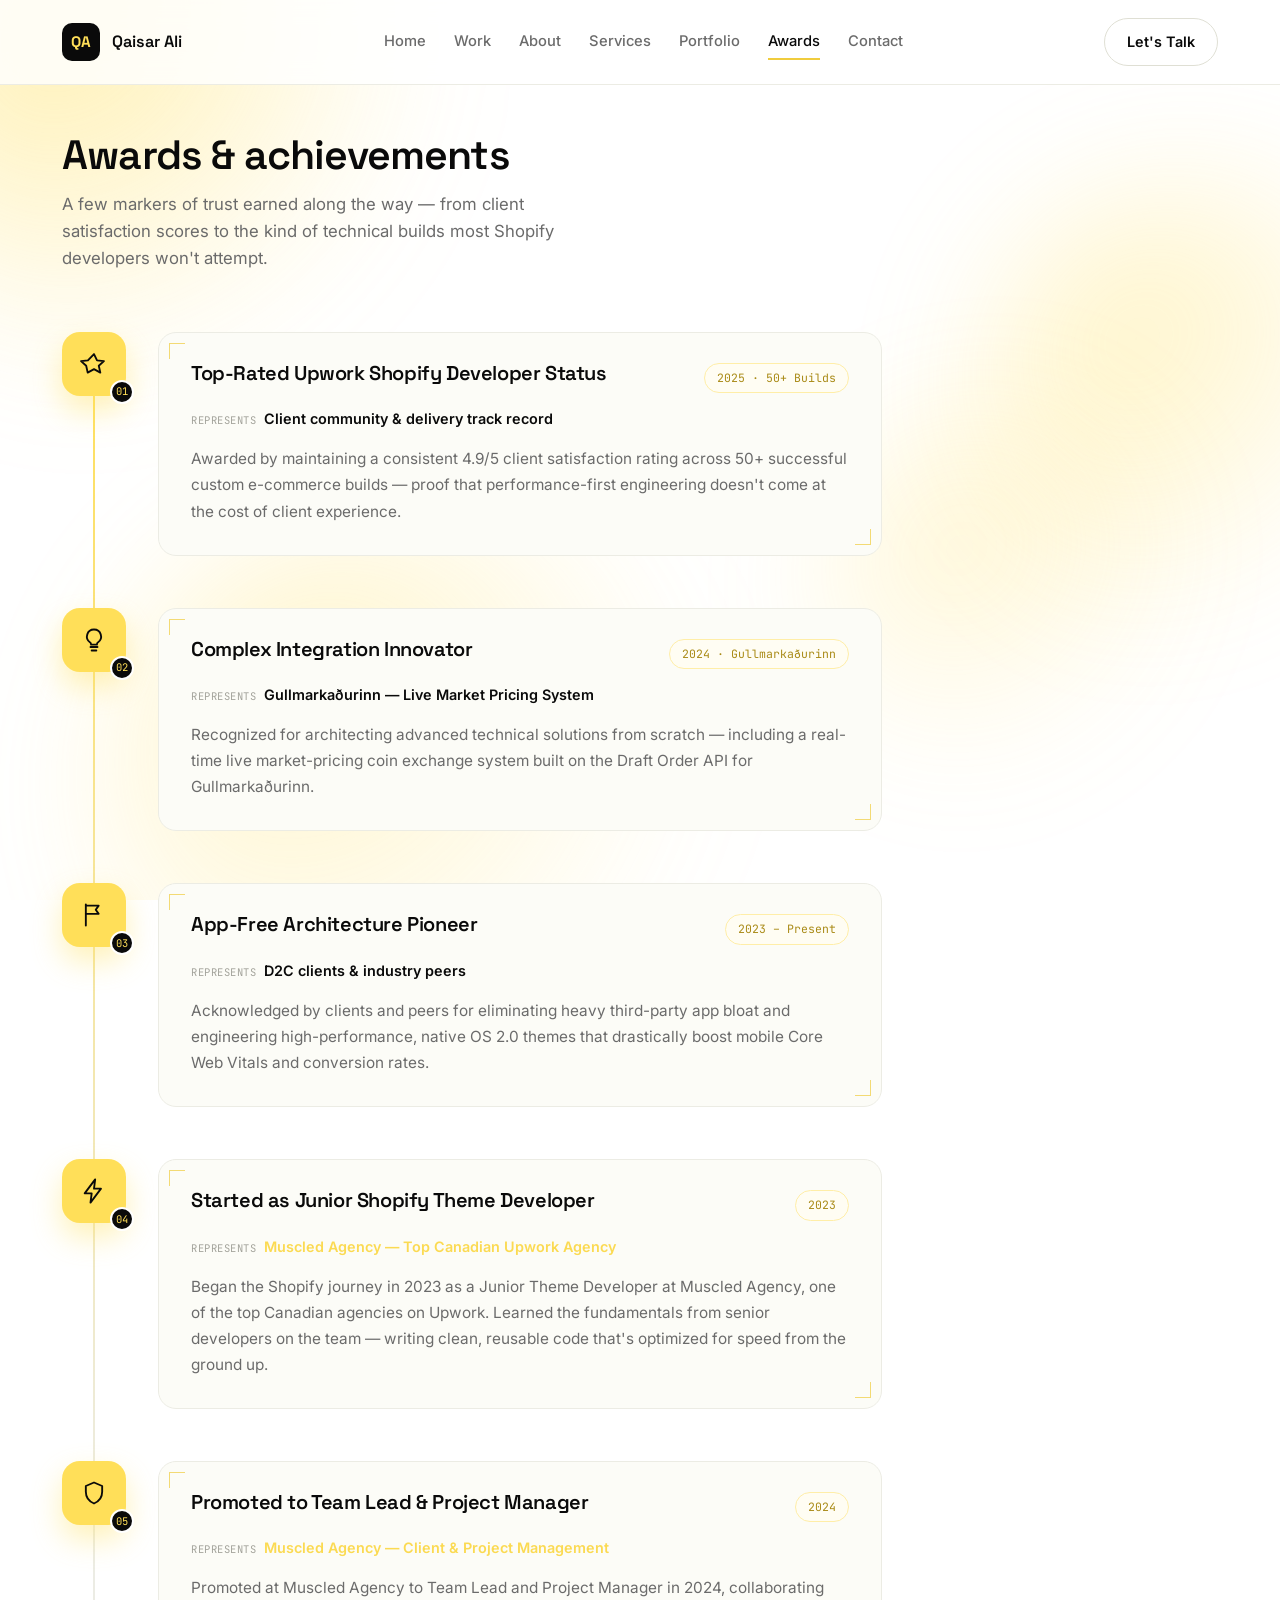
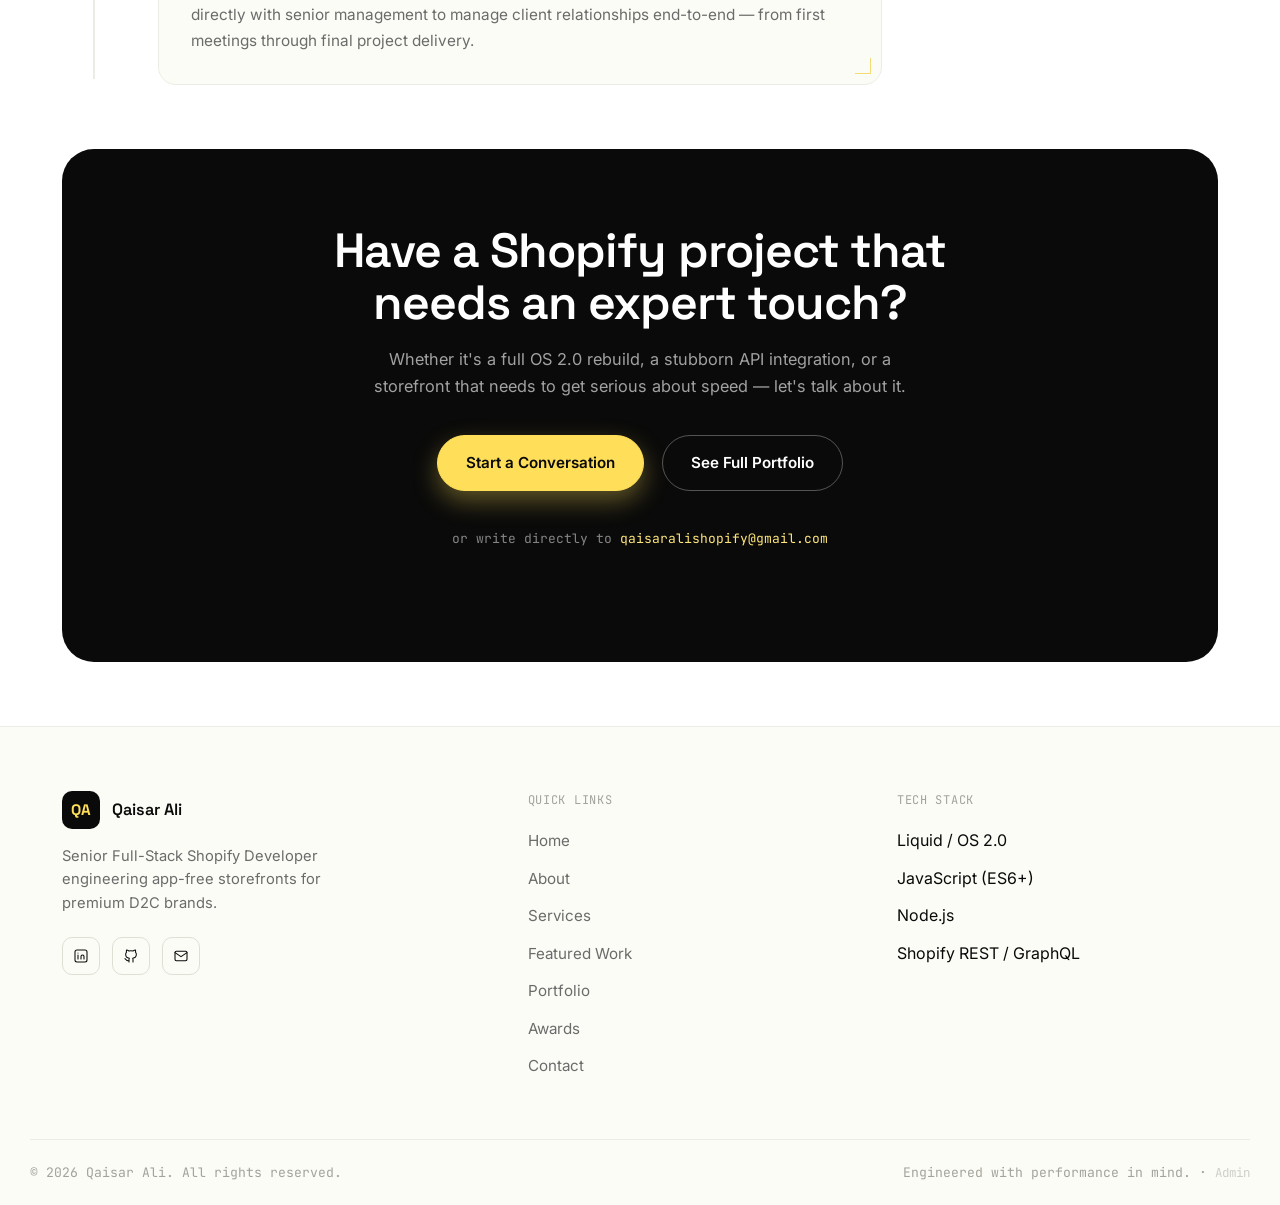
<file: awards.html>
<!DOCTYPE html>
<html lang="en">
<head>
<meta charset="UTF-8">
<meta name="viewport" content="width=device-width, initial-scale=1.0">
<title>Awards &amp; Achievements — Qaisar Ali | Senior Full-Stack Shopify Developer</title>
<meta name="description" content="Professional milestones from Qaisar Ali's work as a Senior Full-Stack Shopify Developer — top-rated client satisfaction, complex integration builds, and app-free architecture.">

<link rel="icon" type="image/svg+xml" href="favicon.svg">

<script src="js/site-data.js?v=1788854065"></script>

<link rel="preconnect" href="https://fonts.googleapis.com">
<link rel="preconnect" href="https://fonts.gstatic.com" crossorigin>
<link href="https://fonts.googleapis.com/css2?family=Space+Grotesk:wght@500;600;700&family=Inter:wght@400;500;600;700&family=JetBrains+Mono:wght@400;500&display=swap" rel="stylesheet">

<link rel="stylesheet" href="css/style.css">
<script>try{var _t=JSON.parse(localStorage.getItem("qa_site_data_v1")||"{}");document.documentElement.setAttribute("data-theme",_t.theme||"");}catch(e){}</script>
</head>
<body>

<div class="bg-atmosphere" aria-hidden="true">
  <span class="blob blob--1"></span>
  <span class="blob blob--2"></span>
  <span class="blob blob--3"></span>
  <span class="blob blob--4"></span>
</div>

<a href="#main" class="skip-link">Skip to content</a>

<header class="site-header" id="top">
  <div class="container header__inner">
    <a href="index.html" class="brand">
      <span class="brand__mark">QA</span>
      <span class="brand__name">Qaisar Ali</span>
    </a>

    <nav class="nav" id="siteNav">
      <a href="index.html" class="nav__link">Home</a>
      <a href="index.html#work" class="nav__link">Work</a>
      <a href="about.html" class="nav__link">About</a>
      <a href="services.html" class="nav__link">Services</a>
      <a href="portfolio.html" class="nav__link">Portfolio</a>
      <a href="awards.html" class="nav__link is-active">Awards</a>
      <a href="contact.html" class="nav__link">Contact</a>
    </nav>

    <a href="contact.html" class="btn btn--ghost nav__cta">Let's Talk</a>

    <button class="nav-toggle" id="navToggle" aria-label="Toggle menu" aria-expanded="false">
      <span></span><span></span><span></span>
    </button>
  </div>
</header>

<main id="main">

  <!-- ============ PAGE INTRO ============ -->
  <section class="page-intro reveal" id="awards-intro">
    <div class="container">
      <div class="section-head">
        <h1 data-key="achievements.heading">Awards &amp; achievements</h1>
        <p>A few markers of trust earned along the way — from client satisfaction scores to the kind of technical builds most Shopify developers won't attempt.</p>
      </div>
    </div>
  </section>

  <!-- ============ ACHIEVEMENTS TIMELINE ============ -->
  <section class="achievements-section reveal" id="achievements">
    <div class="container">

      <div class="achievements-timeline" id="achievementsMount">
        <span class="achievements-timeline__line" aria-hidden="true"></span>
        <!-- rendered by site-render.js -->
        

      </div>
    </div>
  </section>

  <!-- ============ CLOSING CTA ============ -->
  <section class="cta-final reveal" id="contact-cta">
    <div class="container">
      <div class="cta-final__box">
        <div class="cta-final__glow" aria-hidden="true"></div>
        <h2>Have a Shopify project that needs an expert touch?</h2>
        <p>Whether it's a full OS 2.0 rebuild, a stubborn API integration, or a storefront that needs to get serious about speed — let's talk about it.</p>
        <div class="cta-final__actions">
          <a href="contact.html" class="btn btn--primary">Start a Conversation</a>
          <a href="portfolio.html" class="btn btn--outline" style="border-color:rgba(255,255,255,.3); color:#fff;">See Full Portfolio</a>
        </div>
        <p class="cta-final__email">or write directly to <a href="mailto:qaisaralishopify@gmail.com">qaisaralishopify@gmail.com</a></p>
      </div>
    </div>
  </section>

</main>

<footer class="site-footer">
  <div class="container footer__inner">

    <div class="footer__brand">
      <a href="index.html" class="brand">
        <span class="brand__mark">QA</span>
        <span class="brand__name">Qaisar Ali</span>
      </a>
      <p>Senior Full-Stack Shopify Developer engineering app-free storefronts for premium D2C brands.</p>
      <div class="footer__social">
        <a data-contact="linkedin-href" href="https://www.linkedin.com/in/qaisar-ali-shopify-developer/" class="social-icon" aria-label="LinkedIn"><svg viewBox="0 0 24 24" fill="none" stroke-width="1.6" stroke-linecap="round" stroke-linejoin="round"><rect x="3" y="3" width="18" height="18" rx="3"/><path d="M7.5 10.5v6M7.5 7.5v.01M12 16.5v-3.75a2.25 2.25 0 0 1 4.5 0V16.5M12 12.75v3.75"/></svg></a>
        <a data-contact="github-href" href="https://github.com/qaisarali12" class="social-icon" aria-label="GitHub"><svg viewBox="0 0 24 24" fill="none" stroke-width="1.6" stroke-linecap="round" stroke-linejoin="round"><path d="M9 19c-4.3 1.4-4.3-2.5-6-3m12 5v-3.5c0-1 .1-1.4-.5-2 2.8-.3 5.5-1.4 5.5-6a4.6 4.6 0 0 0-1.3-3.2 4.2 4.2 0 0 0-.1-3.2s-1.1-.3-3.5 1.3a12.3 12.3 0 0 0-6.2 0C6.5 2.8 5.4 3.1 5.4 3.1a4.2 4.2 0 0 0-.1 3.2A4.6 4.6 0 0 0 4 9.5c0 4.6 2.7 5.7 5.5 6-.6.6-.6 1.2-.5 2V21"/></svg></a>
        <a href="mailto:qaisaralishopify@gmail.com" class="social-icon" aria-label="Email"><svg viewBox="0 0 24 24" fill="none" stroke-width="1.6" stroke-linecap="round" stroke-linejoin="round"><rect x="3" y="5" width="18" height="14" rx="2"/><path d="m3 7 9 6 9-6"/></svg></a>
      </div>
    </div>

    <div class="footer__nav">
      <p class="footer__heading">Quick Links</p>
      <ul class="footer__links">
        <li><a href="index.html">Home</a></li>
        <li><a href="about.html">About</a></li>
        <li><a href="services.html">Services</a></li>
        <li><a href="index.html#work">Featured Work</a></li>
        <li><a href="portfolio.html">Portfolio</a></li>
        <li><a href="awards.html">Awards</a></li>
        <li><a href="contact.html">Contact</a></li>
      </ul>
    </div>

    <div class="footer__stack">
      <p class="footer__heading">Tech Stack</p>
      <ul class="footer__links">
        <li>Liquid / OS 2.0</li>
        <li>JavaScript (ES6+)</li>
        <li>Node.js</li>
        <li>Shopify REST / GraphQL</li>
      </ul>
    </div>

  </div>

  <div class="container footer__bottom">
    <p>&copy; 2026 Qaisar Ali. All rights reserved.</p>
    <p class="footer__built">Engineered with performance in mind. · <a href="admin.html" style="color:inherit;opacity:.5;font-size:.78rem;">Admin</a></p>
  </div>
</footer>

<script src="js/site-data.js?v=1788854065"></script>
<script src="js/site-render.js?v=1788854065"></script>
<script src="js/main.js?v=1788854065"></script>
</body>
</html>
</file>
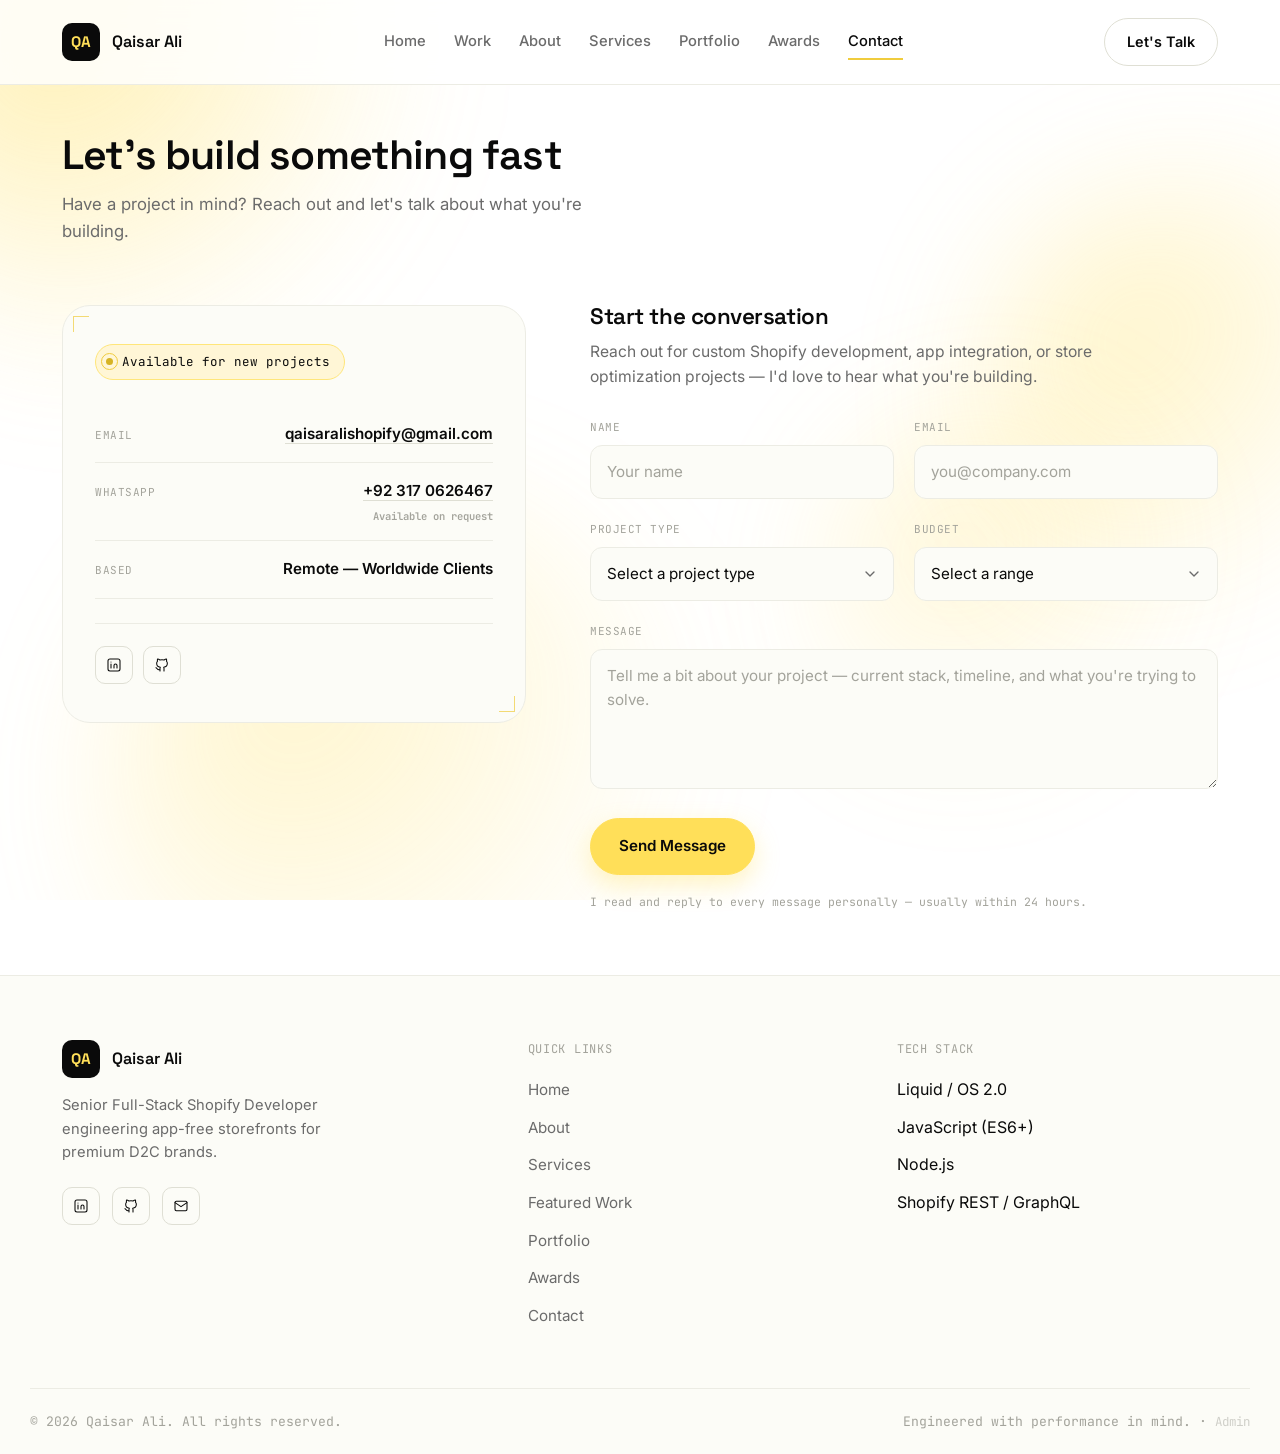
<file: contact.html>
<!DOCTYPE html>
<html lang="en">
<head>
<meta charset="UTF-8">
<meta name="viewport" content="width=device-width, initial-scale=1.0">
<title>Contact — Qaisar Ali | Senior Full-Stack Shopify Developer</title>
<meta name="description" content="Get in touch with Qaisar Ali for custom Shopify development, app integrations, or storefront performance optimization.">

<link rel="icon" type="image/svg+xml" href="favicon.svg">

<script src="js/site-data.js?v=1788854065"></script>

<link rel="preconnect" href="https://fonts.googleapis.com">
<link rel="preconnect" href="https://fonts.gstatic.com" crossorigin>
<link href="https://fonts.googleapis.com/css2?family=Space+Grotesk:wght@500;600;700&family=Inter:wght@400;500;600;700&family=JetBrains+Mono:wght@400;500&display=swap" rel="stylesheet">

<link rel="stylesheet" href="css/style.css">
<script>try{var _t=JSON.parse(localStorage.getItem("qa_site_data_v1")||"{}");document.documentElement.setAttribute("data-theme",_t.theme||"");}catch(e){}</script>
</head>
<body>

<div class="bg-atmosphere" aria-hidden="true">
  <span class="blob blob--1"></span>
  <span class="blob blob--2"></span>
  <span class="blob blob--3"></span>
  <span class="blob blob--4"></span>
</div>

<a href="#main" class="skip-link">Skip to content</a>

<header class="site-header" id="top">
  <div class="container header__inner">
    <a href="index.html" class="brand">
      <span class="brand__mark">QA</span>
      <span class="brand__name">Qaisar Ali</span>
    </a>

    <nav class="nav" id="siteNav">
      <a href="index.html" class="nav__link">Home</a>
      <a href="index.html#work" class="nav__link">Work</a>
      <a href="about.html" class="nav__link">About</a>
      <a href="services.html" class="nav__link">Services</a>
      <a href="portfolio.html" class="nav__link">Portfolio</a>
      <a href="awards.html" class="nav__link">Awards</a>
      <a href="contact.html" class="nav__link is-active">Contact</a>
    </nav>

    <a href="contact.html" class="btn btn--ghost nav__cta">Let's Talk</a>

    <button class="nav-toggle" id="navToggle" aria-label="Toggle menu" aria-expanded="false">
      <span></span><span></span><span></span>
    </button>
  </div>
</header>

<main id="main">

  <!-- ============ PAGE INTRO ============ -->
  <section class="page-intro reveal" id="contact-intro">
    <div class="container">
      <div class="section-head">
        <h1 data-key="contact.heading">Let's build something fast</h1>
        <p>Have a project in mind? Reach out and let's talk about what you're building.</p>
      </div>
    </div>
  </section>

  <!-- ============ CONTACT ============ -->
  <section class="contact-section reveal" id="contact-main">
    <div class="container story__grid">

      <!-- Contact info card -->
      <div class="facts-card contact-card">
        <span class="stat-card__corner tl"></span><span class="stat-card__corner br"></span>

        <div class="status-pill"><span class="status-dot"></span>Available for new projects</div>

        <div class="facts-card__row">
          <span class="facts-card__label">Email</span>
          <span class="facts-card__value"><a data-contact="email-mailto" href="mailto:qaisaralishopify@gmail.com"><span data-contact="email-text">qaisaralishopify@gmail.com</span></a></span>
        </div>
        <div class="facts-card__row">
          <span class="facts-card__label">WhatsApp</span>
          <span class="facts-card__value">
            <a data-contact="whatsapp-href" href="https://wa.me/923170626467" target="_blank" rel="noopener"><span data-contact="whatsapp-text">+92 317 0626467</span></a>
            <span class="contact-card__note" data-contact="whatsapp-note">Available on request</span>
          </span>
        </div>
        <div class="facts-card__row">
          <span class="facts-card__label">Based</span>
          <span class="facts-card__value" data-contact="based-text">Remote — Worldwide Clients</span>
        </div>

        <div class="contact-card__social">
          <a data-contact="linkedin-href" href="#" class="social-icon" aria-label="LinkedIn"><svg viewBox="0 0 24 24" fill="none" stroke-width="1.6" stroke-linecap="round" stroke-linejoin="round"><rect x="3" y="3" width="18" height="18" rx="3"/><path d="M7.5 10.5v6M7.5 7.5v.01M12 16.5v-3.75a2.25 2.25 0 0 1 4.5 0V16.5M12 12.75v3.75"/></svg></a>
          <a data-contact="github-href" href="#" class="social-icon" aria-label="GitHub"><svg viewBox="0 0 24 24" fill="none" stroke-width="1.6" stroke-linecap="round" stroke-linejoin="round"><path d="M9 19c-4.3 1.4-4.3-2.5-6-3m12 5v-3.5c0-1 .1-1.4-.5-2 2.8-.3 5.5-1.4 5.5-6a4.6 4.6 0 0 0-1.3-3.2 4.2 4.2 0 0 0-.1-3.2s-1.1-.3-3.5 1.3a12.3 12.3 0 0 0-6.2 0C6.5 2.8 5.4 3.1 5.4 3.1a4.2 4.2 0 0 0-.1 3.2A4.6 4.6 0 0 0 4 9.5c0 4.6 2.7 5.7 5.5 6-.6.6-.6 1.2-.5 2V21"/></svg></a>
        </div>
      </div>

      <!-- Contact form -->
      <div class="contact-form-col">
        <div class="contact-form-intro">
          <h2>Start the conversation</h2>
          <p>Reach out for custom Shopify development, app integration, or store optimization projects — I'd love to hear what you're building.</p>
        </div>

        <form id="contactForm" novalidate>

          <div class="form-row">
            <div class="form-field">
              <label for="name">Name</label>
              <input type="text" id="name" name="name" placeholder="Your name" required>
            </div>
            <div class="form-field">
              <label for="email">Email</label>
              <input type="email" id="email" name="email" placeholder="you@company.com" required>
            </div>
          </div>

          <div class="form-row">
            <div class="form-field">
              <label for="projectType">Project Type</label>
              <div class="select-wrap">
                <select id="projectType" name="projectType" required>
                  <option value="" disabled selected>Select a project type</option>
                  <option value="os2-theme">Custom OS 2.0 Theme Development</option>
                  <option value="api-integration">API Integration / Custom App</option>
                  <option value="performance">Performance &amp; Optimization Audit</option>
                  <option value="retainer">Full-Stack Retainer</option>
                  <option value="other">Something Else</option>
                </select>
                <svg viewBox="0 0 24 24" fill="none" stroke-width="2" stroke-linecap="round" stroke-linejoin="round"><path d="M6 9l6 6 6-6"/></svg>
              </div>
            </div>
            <div class="form-field">
              <label for="budget">Budget</label>
              <div class="select-wrap">
                <select id="budget" name="budget">
                  <option value="" disabled selected>Select a range</option>
                  <option value="under-500">Under $500</option>
                  <option value="500-1000">$500 &ndash; $1,000</option>
                  <option value="1000-3000">$1,000 &ndash; $3,000</option>
                  <option value="3000-plus">$3,000+</option>
                  <option value="not-sure">Not sure yet — let's discuss</option>
                </select>
                <svg viewBox="0 0 24 24" fill="none" stroke-width="2" stroke-linecap="round" stroke-linejoin="round"><path d="M6 9l6 6 6-6"/></svg>
              </div>
            </div>
          </div>

          <div class="form-field">
            <label for="message">Message</label>
            <textarea id="message" name="message" placeholder="Tell me a bit about your project — current stack, timeline, and what you're trying to solve." required></textarea>
          </div>

          <div class="form-submit-row">
            <button type="submit" class="btn btn--primary">Send Message</button>
            <span class="form-note">I read and reply to every message personally — usually within 24 hours.</span>
          </div>

        </form>

        <div class="form-success" id="formSuccess" hidden>
          <span class="form-success__icon">
            <svg viewBox="0 0 24 24" fill="none" stroke-width="2.2" stroke-linecap="round" stroke-linejoin="round"><path d="M5 13l4 4L19 7"/></svg>
          </span>
          <h3>Message received</h3>
          <p>Thanks for reaching out — I'll get back to you within 24 hours.</p>
          <button type="button" class="btn btn--outline" id="formResetBtn">Send another message</button>
        </div>

      </div>

    </div>
  </section>

</main>

<footer class="site-footer">
  <div class="container footer__inner">

    <div class="footer__brand">
      <a href="index.html" class="brand">
        <span class="brand__mark">QA</span>
        <span class="brand__name">Qaisar Ali</span>
      </a>
      <p>Senior Full-Stack Shopify Developer engineering app-free storefronts for premium D2C brands.</p>
     <div class="footer__social">
        <a data-contact="linkedin-href" href="https://www.linkedin.com/in/qaisar-ali-shopify-developer/" class="social-icon" aria-label="LinkedIn"><svg viewBox="0 0 24 24" fill="none" stroke-width="1.6" stroke-linecap="round" stroke-linejoin="round"><rect x="3" y="3" width="18" height="18" rx="3"/><path d="M7.5 10.5v6M7.5 7.5v.01M12 16.5v-3.75a2.25 2.25 0 0 1 4.5 0V16.5M12 12.75v3.75"/></svg></a>
        <a data-contact="github-href" href="https://github.com/qaisarali12" class="social-icon" aria-label="GitHub"><svg viewBox="0 0 24 24" fill="none" stroke-width="1.6" stroke-linecap="round" stroke-linejoin="round"><path d="M9 19c-4.3 1.4-4.3-2.5-6-3m12 5v-3.5c0-1 .1-1.4-.5-2 2.8-.3 5.5-1.4 5.5-6a4.6 4.6 0 0 0-1.3-3.2 4.2 4.2 0 0 0-.1-3.2s-1.1-.3-3.5 1.3a12.3 12.3 0 0 0-6.2 0C6.5 2.8 5.4 3.1 5.4 3.1a4.2 4.2 0 0 0-.1 3.2A4.6 4.6 0 0 0 4 9.5c0 4.6 2.7 5.7 5.5 6-.6.6-.6 1.2-.5 2V21"/></svg></a>
        <a href="mailto:qaisaralishopify@gmail.com" class="social-icon" aria-label="Email"><svg viewBox="0 0 24 24" fill="none" stroke-width="1.6" stroke-linecap="round" stroke-linejoin="round"><rect x="3" y="5" width="18" height="14" rx="2"/><path d="m3 7 9 6 9-6"/></svg></a>
      </div>
    </div>

    <div class="footer__nav">
      <p class="footer__heading">Quick Links</p>
      <ul class="footer__links">
        <li><a href="index.html">Home</a></li>
        <li><a href="about.html">About</a></li>
        <li><a href="services.html">Services</a></li>
        <li><a href="index.html#work">Featured Work</a></li>
        <li><a href="portfolio.html">Portfolio</a></li>
        <li><a href="awards.html">Awards</a></li>
        <li><a href="contact.html">Contact</a></li>
      </ul>
    </div>

    <div class="footer__stack">
      <p class="footer__heading">Tech Stack</p>
      <ul class="footer__links">
        <li>Liquid / OS 2.0</li>
        <li>JavaScript (ES6+)</li>
        <li>Node.js</li>
        <li>Shopify REST / GraphQL</li>
      </ul>
    </div>

  </div>

  <div class="container footer__bottom">
    <p>&copy; 2026 Qaisar Ali. All rights reserved.</p>
    <p class="footer__built">Engineered with performance in mind. · <a href="admin.html" style="color:inherit;opacity:.5;font-size:.78rem;">Admin</a></p>
  </div>
</footer>

<script src="js/site-data.js?v=1788854065"></script>
<script src="js/site-render.js?v=1788854065"></script>
<script src="js/main.js?v=1788854065"></script>
</body>
</html>
</file>
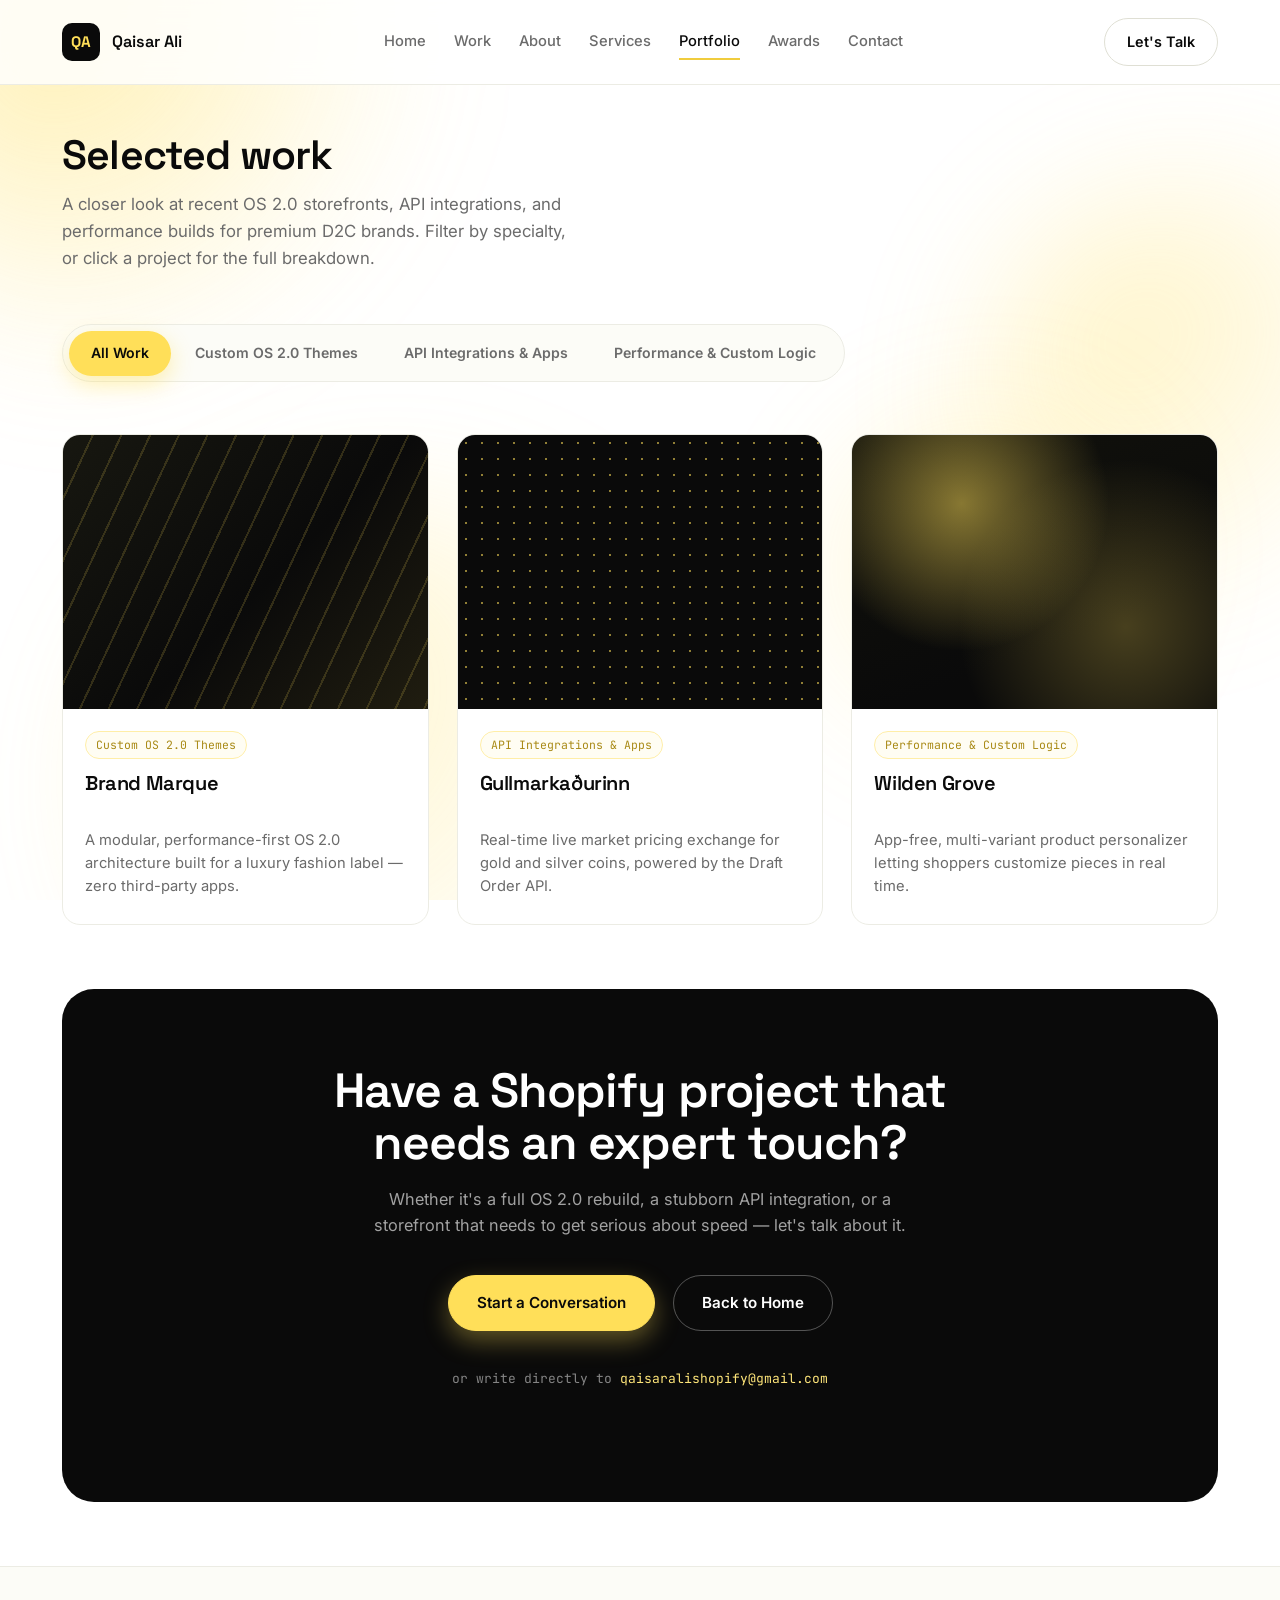
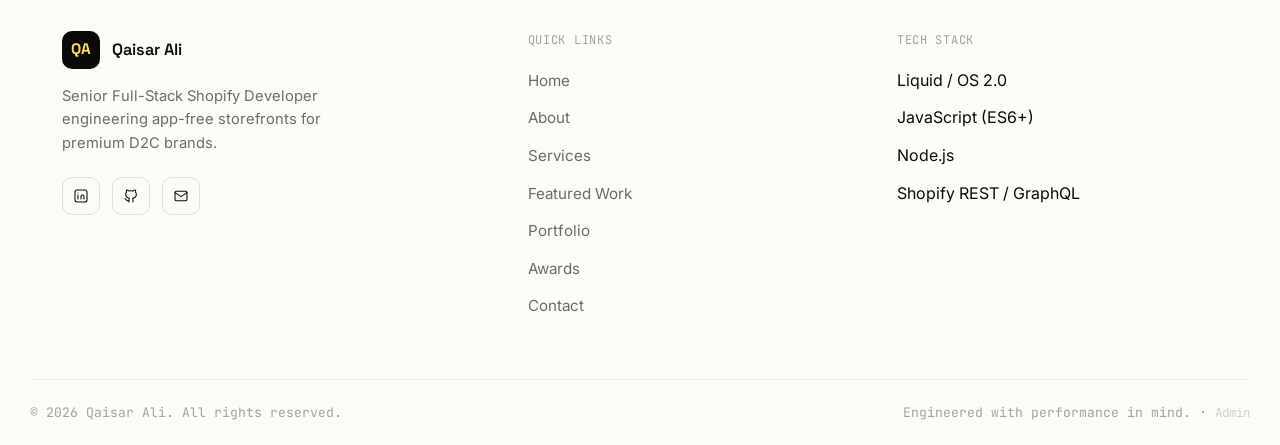
<file: portfolio.html>
<!DOCTYPE html>
<html lang="en">
<head>
<meta charset="UTF-8">
<meta name="viewport" content="width=device-width, initial-scale=1.0">
<title>Portfolio — Qaisar Ali | Senior Full-Stack Shopify Developer</title>
<meta name="description" content="Selected Shopify work by Qaisar Ali — custom OS 2.0 themes, complex API integrations, and performance engineering for premium D2C brands.">

<link rel="icon" type="image/svg+xml" href="favicon.svg">

<script src="js/site-data.js?v=1788854065"></script>

<link rel="preconnect" href="https://fonts.googleapis.com">
<link rel="preconnect" href="https://fonts.gstatic.com" crossorigin>
<link href="https://fonts.googleapis.com/css2?family=Space+Grotesk:wght@500;600;700&family=Inter:wght@400;500;600;700&family=JetBrains+Mono:wght@400;500&display=swap" rel="stylesheet">

<link rel="stylesheet" href="css/style.css">
<script>try{var _t=JSON.parse(localStorage.getItem("qa_site_data_v1")||"{}");document.documentElement.setAttribute("data-theme",_t.theme||"");}catch(e){}</script>
</head>
<body>

<div class="bg-atmosphere" aria-hidden="true">
  <span class="blob blob--1"></span>
  <span class="blob blob--2"></span>
  <span class="blob blob--3"></span>
  <span class="blob blob--4"></span>
</div>

<a href="#main" class="skip-link">Skip to content</a>

<header class="site-header" id="top">
  <div class="container header__inner">
    <a href="index.html" class="brand">
      <span class="brand__mark">QA</span>
      <span class="brand__name">Qaisar Ali</span>
    </a>

    <nav class="nav" id="siteNav">
      <a href="index.html" class="nav__link">Home</a>
      <a href="index.html#work" class="nav__link">Work</a>
      <a href="about.html" class="nav__link">About</a>
      <a href="services.html" class="nav__link">Services</a>
      <a href="portfolio.html" class="nav__link is-active">Portfolio</a>
      <a href="awards.html" class="nav__link">Awards</a>
      <a href="contact.html" class="nav__link">Contact</a>
    </nav>

    <a href="contact.html" class="btn btn--ghost nav__cta">Let's Talk</a>

    <button class="nav-toggle" id="navToggle" aria-label="Toggle menu" aria-expanded="false">
      <span></span><span></span><span></span>
    </button>
  </div>
</header>

<main id="main">

  <!-- ============ PAGE INTRO ============ -->
  <section class="page-intro reveal" id="portfolio-intro">
    <div class="container">
      <div class="section-head">
        <h1 data-key="portfolio.heading">Selected work</h1>
        <p>A closer look at recent OS 2.0 storefronts, API integrations, and performance builds for premium D2C brands. Filter by specialty, or click a project for the full breakdown.</p>
      </div>
    </div>
  </section>

  <!-- ============ FILTER TABS + GRID ============ -->
  <section class="portfolio reveal" id="portfolio-grid-section">
    <div class="container">

      <div class="filter-tabs" role="tablist" aria-label="Filter projects by category">
        <span class="filter-tabs__highlight" aria-hidden="true"></span>
        <button type="button" class="filter-tab is-active" data-filter="all" role="tab" aria-selected="true">All Work</button>
        <button type="button" class="filter-tab" data-filter="os2" role="tab" aria-selected="false">Custom OS 2.0 Themes</button>
        <button type="button" class="filter-tab" data-filter="api" role="tab" aria-selected="false">API Integrations &amp; Apps</button>
        <button type="button" class="filter-tab" data-filter="performance" role="tab" aria-selected="false">Performance &amp; Custom Logic</button>
      </div>

      <div class="portfolio-grid" id="portfolioGridMount">

      <!-- rendered by site-render.js -->

      

      </div>
    </div>
  </section>

  <!-- ============ CLOSING CTA ============ -->
  <section class="cta-final reveal" id="contact-cta">
    <div class="container">
      <div class="cta-final__box">
        <div class="cta-final__glow" aria-hidden="true"></div>
        <h2>Have a Shopify project that needs an expert touch?</h2>
        <p>Whether it's a full OS 2.0 rebuild, a stubborn API integration, or a storefront that needs to get serious about speed — let's talk about it.</p>
        <div class="cta-final__actions">
          <a href="contact.html" class="btn btn--primary">Start a Conversation</a>
          <a href="index.html" class="btn btn--outline" style="border-color:rgba(255,255,255,.3); color:#fff;">Back to Home</a>
        </div>
        <p class="cta-final__email">or write directly to <a href="mailto:qaisaralishopify@gmail.com">qaisaralishopify@gmail.com</a></p>
      </div>
    </div>
  </section>

</main>

<footer class="site-footer">
  <div class="container footer__inner">

    <div class="footer__brand">
      <a href="index.html" class="brand">
        <span class="brand__mark">QA</span>
        <span class="brand__name">Qaisar Ali</span>
      </a>
      <p>Senior Full-Stack Shopify Developer engineering app-free storefronts for premium D2C brands.</p>
      <div class="footer__social">
        <a data-contact="linkedin-href" href="https://www.linkedin.com/in/qaisar-ali-shopify-developer/" class="social-icon" aria-label="LinkedIn"><svg viewBox="0 0 24 24" fill="none" stroke-width="1.6" stroke-linecap="round" stroke-linejoin="round"><rect x="3" y="3" width="18" height="18" rx="3"/><path d="M7.5 10.5v6M7.5 7.5v.01M12 16.5v-3.75a2.25 2.25 0 0 1 4.5 0V16.5M12 12.75v3.75"/></svg></a>
        <a data-contact="github-href" href="https://github.com/qaisarali12" class="social-icon" aria-label="GitHub"><svg viewBox="0 0 24 24" fill="none" stroke-width="1.6" stroke-linecap="round" stroke-linejoin="round"><path d="M9 19c-4.3 1.4-4.3-2.5-6-3m12 5v-3.5c0-1 .1-1.4-.5-2 2.8-.3 5.5-1.4 5.5-6a4.6 4.6 0 0 0-1.3-3.2 4.2 4.2 0 0 0-.1-3.2s-1.1-.3-3.5 1.3a12.3 12.3 0 0 0-6.2 0C6.5 2.8 5.4 3.1 5.4 3.1a4.2 4.2 0 0 0-.1 3.2A4.6 4.6 0 0 0 4 9.5c0 4.6 2.7 5.7 5.5 6-.6.6-.6 1.2-.5 2V21"/></svg></a>
        <a href="mailto:qaisaralishopify@gmail.com" class="social-icon" aria-label="Email"><svg viewBox="0 0 24 24" fill="none" stroke-width="1.6" stroke-linecap="round" stroke-linejoin="round"><rect x="3" y="5" width="18" height="14" rx="2"/><path d="m3 7 9 6 9-6"/></svg></a>
      </div>
    </div>

    <div class="footer__nav">
      <p class="footer__heading">Quick Links</p>
      <ul class="footer__links">
        <li><a href="index.html">Home</a></li>
        <li><a href="about.html">About</a></li>
        <li><a href="services.html">Services</a></li>
        <li><a href="index.html#work">Featured Work</a></li>
        <li><a href="portfolio.html">Portfolio</a></li>
        <li><a href="awards.html">Awards</a></li>
        <li><a href="contact.html">Contact</a></li>
      </ul>
    </div>

    <div class="footer__stack">
      <p class="footer__heading">Tech Stack</p>
      <ul class="footer__links">
        <li>Liquid / OS 2.0</li>
        <li>JavaScript (ES6+)</li>
        <li>Node.js</li>
        <li>Shopify REST / GraphQL</li>
      </ul>
    </div>

  </div>

  <div class="container footer__bottom">
    <p>&copy; 2026 Qaisar Ali. All rights reserved.</p>
    <p class="footer__built">Engineered with performance in mind. · <a href="admin.html" style="color:inherit;opacity:.5;font-size:.78rem;">Admin</a></p>
  </div>
</footer>

<!-- ============ LIGHTBOX ============ -->
<div class="lightbox" id="lightbox" aria-hidden="true">
  <div class="lightbox__backdrop" data-close></div>
  <div class="lightbox__panel" role="dialog" aria-modal="true" aria-labelledby="lightboxTitle">
    <button type="button" class="lightbox__close" data-close aria-label="Close project details">
      <svg viewBox="0 0 24 24" fill="none" stroke-width="2" stroke-linecap="round" stroke-linejoin="round"><path d="M6 6l12 12M18 6 6 18"/></svg>
    </button>
    <div class="lightbox__media-wrap">
      <div class="lightbox__media" id="lightboxMedia"></div>
      <a href="#" id="lightboxLiveLink" class="btn btn--primary lightbox__live-link" target="_blank" rel="noopener" hidden>
        Visit Live Site
        <svg viewBox="0 0 24 24" fill="none" stroke-width="2" stroke-linecap="round" stroke-linejoin="round"><path d="M18 13v6a2 2 0 0 1-2 2H5a2 2 0 0 1-2-2V8a2 2 0 0 1 2-2h6"/><polyline points="15 3 21 3 21 9"/><line x1="10" y1="14" x2="21" y2="3"/></svg>
      </a>
    </div>
    <div class="lightbox__gallery" id="lightboxGallery" hidden></div>
    <div class="lightbox__body">
      <span class="lightbox__tag" id="lightboxTag"></span>
      <h3 id="lightboxTitle"></h3>
      <p id="lightboxDesc"></p>
      <div class="lightbox__tags" id="lightboxTags"></div>
    </div>
  </div>
</div>

<script src="js/site-data.js?v=1788854065"></script>
<script src="js/site-render.js?v=1788854065"></script>
<script src="js/main.js?v=1788854065"></script>
</body>
</html>
</file>
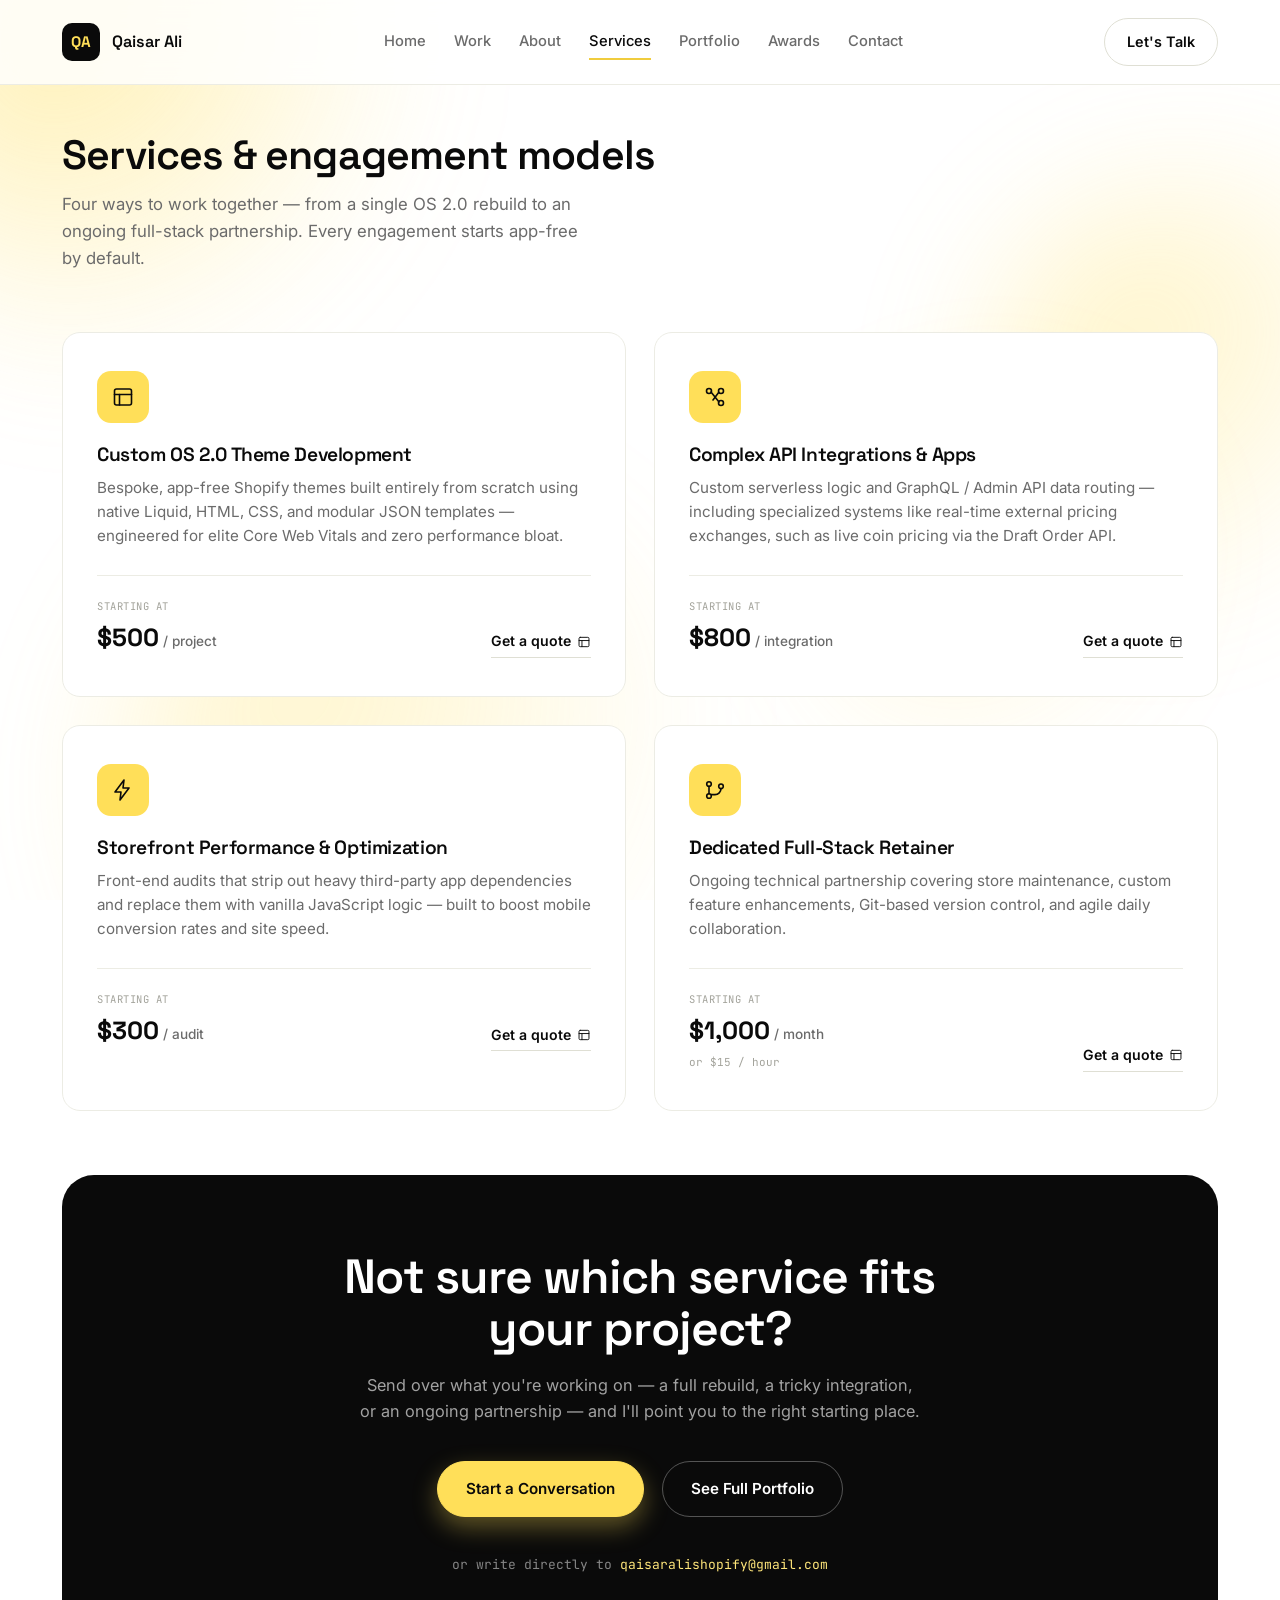
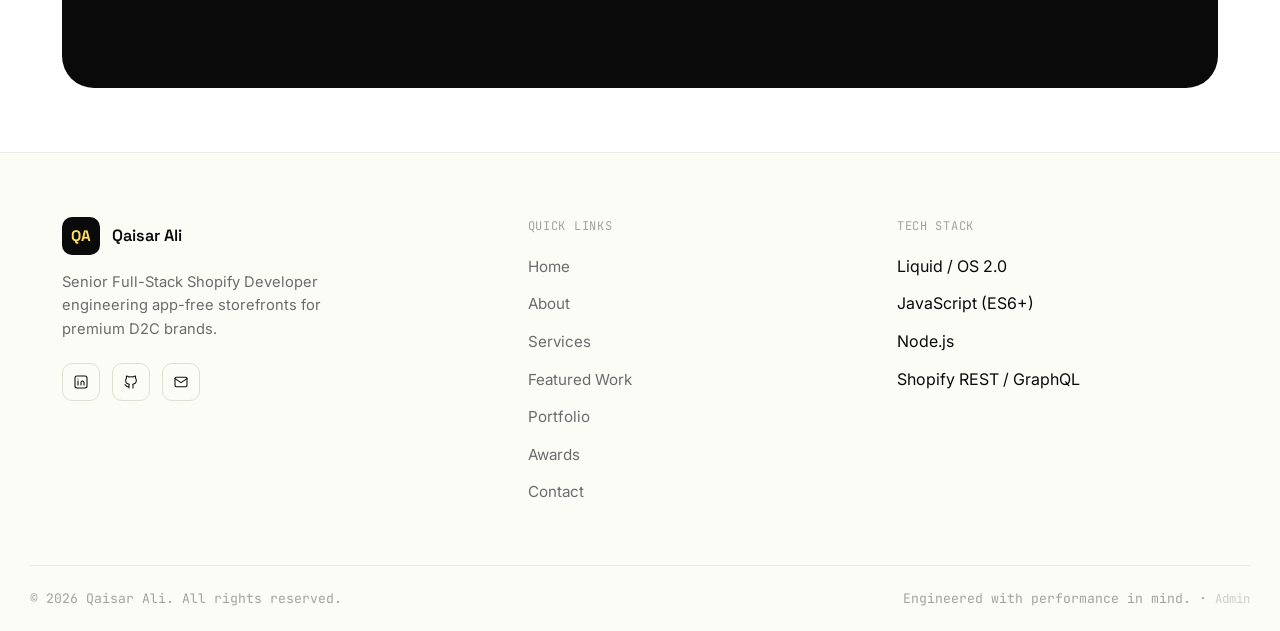
<file: services.html>
<!DOCTYPE html>
<html lang="en">
<head>
<meta charset="UTF-8">
<meta name="viewport" content="width=device-width, initial-scale=1.0">
<title>Services — Qaisar Ali | Senior Full-Stack Shopify Developer</title>
<meta name="description" content="Custom OS 2.0 theme development, complex API integrations, storefront performance audits, and dedicated full-stack retainers for premium Shopify brands.">

<link rel="icon" type="image/svg+xml" href="favicon.svg">

<script src="js/site-data.js?v=1788854065"></script>

<link rel="preconnect" href="https://fonts.googleapis.com">
<link rel="preconnect" href="https://fonts.gstatic.com" crossorigin>
<link href="https://fonts.googleapis.com/css2?family=Space+Grotesk:wght@500;600;700&family=Inter:wght@400;500;600;700&family=JetBrains+Mono:wght@400;500&display=swap" rel="stylesheet">

<link rel="stylesheet" href="css/style.css">
<script>try{var _t=JSON.parse(localStorage.getItem("qa_site_data_v1")||"{}");document.documentElement.setAttribute("data-theme",_t.theme||"");}catch(e){}</script>
</head>
<body>

<div class="bg-atmosphere" aria-hidden="true">
  <span class="blob blob--1"></span>
  <span class="blob blob--2"></span>
  <span class="blob blob--3"></span>
  <span class="blob blob--4"></span>
</div>

<a href="#main" class="skip-link">Skip to content</a>

<header class="site-header" id="top">
  <div class="container header__inner">
    <a href="index.html" class="brand">
      <span class="brand__mark">QA</span>
      <span class="brand__name">Qaisar Ali</span>
    </a>

    <nav class="nav" id="siteNav">
      <a href="index.html" class="nav__link">Home</a>
      <a href="index.html#work" class="nav__link">Work</a>
      <a href="about.html" class="nav__link">About</a>
      <a href="services.html" class="nav__link is-active">Services</a>
      <a href="portfolio.html" class="nav__link">Portfolio</a>
      <a href="awards.html" class="nav__link">Awards</a>
      <a href="contact.html" class="nav__link">Contact</a>
    </nav>

    <a href="contact.html" class="btn btn--ghost nav__cta">Let's Talk</a>

    <button class="nav-toggle" id="navToggle" aria-label="Toggle menu" aria-expanded="false">
      <span></span><span></span><span></span>
    </button>
  </div>
</header>

<main id="main">

  <!-- ============ PAGE INTRO ============ -->
  <section class="page-intro reveal" id="services-intro">
    <div class="container">
      <div class="section-head">
        <h1 data-key="services.heading">Services &amp; engagement models</h1>
        <p>Four ways to work together — from a single OS 2.0 rebuild to an ongoing full-stack partnership. Every engagement starts app-free by default.</p>
      </div>
    </div>
  </section>

  <!-- ============ SERVICES GRID ============ -->
  <section class="services-page reveal" id="services-list">
    <div class="container">
      <div class="services-grid" id="servicesGridFullMount">
        <!-- rendered by site-render.js -->
        

      </div>
    </div>
  </section>

  <!-- ============ CLOSING CTA ============ -->
  <section class="cta-final reveal" id="contact-cta">
    <div class="container">
      <div class="cta-final__box">
        <div class="cta-final__glow" aria-hidden="true"></div>
        <h2>Not sure which service fits your project?</h2>
        <p>Send over what you're working on — a full rebuild, a tricky integration, or an ongoing partnership — and I'll point you to the right starting place.</p>
        <div class="cta-final__actions">
          <a href="contact.html" class="btn btn--primary">Start a Conversation</a>
          <a href="portfolio.html" class="btn btn--outline" style="border-color:rgba(255,255,255,.3); color:#fff;">See Full Portfolio</a>
        </div>
        <p class="cta-final__email">or write directly to <a href="mailto:qaisaralishopify@gmail.com">qaisaralishopify@gmail.com</a></p>
      </div>
    </div>
  </section>

</main>

<footer class="site-footer">
  <div class="container footer__inner">

    <div class="footer__brand">
      <a href="index.html" class="brand">
        <span class="brand__mark">QA</span>
        <span class="brand__name">Qaisar Ali</span>
      </a>
      <p>Senior Full-Stack Shopify Developer engineering app-free storefronts for premium D2C brands.</p>
      <div class="footer__social">
        <a data-contact="linkedin-href" href="https://www.linkedin.com/in/qaisar-ali-shopify-developer/" class="social-icon" aria-label="LinkedIn"><svg viewBox="0 0 24 24" fill="none" stroke-width="1.6" stroke-linecap="round" stroke-linejoin="round"><rect x="3" y="3" width="18" height="18" rx="3"/><path d="M7.5 10.5v6M7.5 7.5v.01M12 16.5v-3.75a2.25 2.25 0 0 1 4.5 0V16.5M12 12.75v3.75"/></svg></a>
        <a data-contact="github-href" href="https://github.com/qaisarali12" class="social-icon" aria-label="GitHub"><svg viewBox="0 0 24 24" fill="none" stroke-width="1.6" stroke-linecap="round" stroke-linejoin="round"><path d="M9 19c-4.3 1.4-4.3-2.5-6-3m12 5v-3.5c0-1 .1-1.4-.5-2 2.8-.3 5.5-1.4 5.5-6a4.6 4.6 0 0 0-1.3-3.2 4.2 4.2 0 0 0-.1-3.2s-1.1-.3-3.5 1.3a12.3 12.3 0 0 0-6.2 0C6.5 2.8 5.4 3.1 5.4 3.1a4.2 4.2 0 0 0-.1 3.2A4.6 4.6 0 0 0 4 9.5c0 4.6 2.7 5.7 5.5 6-.6.6-.6 1.2-.5 2V21"/></svg></a>
        <a href="mailto:qaisaralishopify@gmail.com" class="social-icon" aria-label="Email"><svg viewBox="0 0 24 24" fill="none" stroke-width="1.6" stroke-linecap="round" stroke-linejoin="round"><rect x="3" y="5" width="18" height="14" rx="2"/><path d="m3 7 9 6 9-6"/></svg></a>
      </div>
    </div>

    <div class="footer__nav">
      <p class="footer__heading">Quick Links</p>
      <ul class="footer__links">
        <li><a href="index.html">Home</a></li>
        <li><a href="about.html">About</a></li>
        <li><a href="services.html">Services</a></li>
        <li><a href="index.html#work">Featured Work</a></li>
        <li><a href="portfolio.html">Portfolio</a></li>
        <li><a href="awards.html">Awards</a></li>
        <li><a href="contact.html">Contact</a></li>
      </ul>
    </div>

    <div class="footer__stack">
      <p class="footer__heading">Tech Stack</p>
      <ul class="footer__links">
        <li>Liquid / OS 2.0</li>
        <li>JavaScript (ES6+)</li>
        <li>Node.js</li>
        <li>Shopify REST / GraphQL</li>
      </ul>
    </div>

  </div>

  <div class="container footer__bottom">
    <p>&copy; 2026 Qaisar Ali. All rights reserved.</p>
    <p class="footer__built">Engineered with performance in mind. · <a href="admin.html" style="color:inherit;opacity:.5;font-size:.78rem;">Admin</a></p>
  </div>
</footer>

<script src="js/site-data.js?v=1788854065"></script>
<script src="js/site-render.js?v=1788854065"></script>
<script src="js/main.js?v=1788854065"></script>
</body>
</html>
</file>
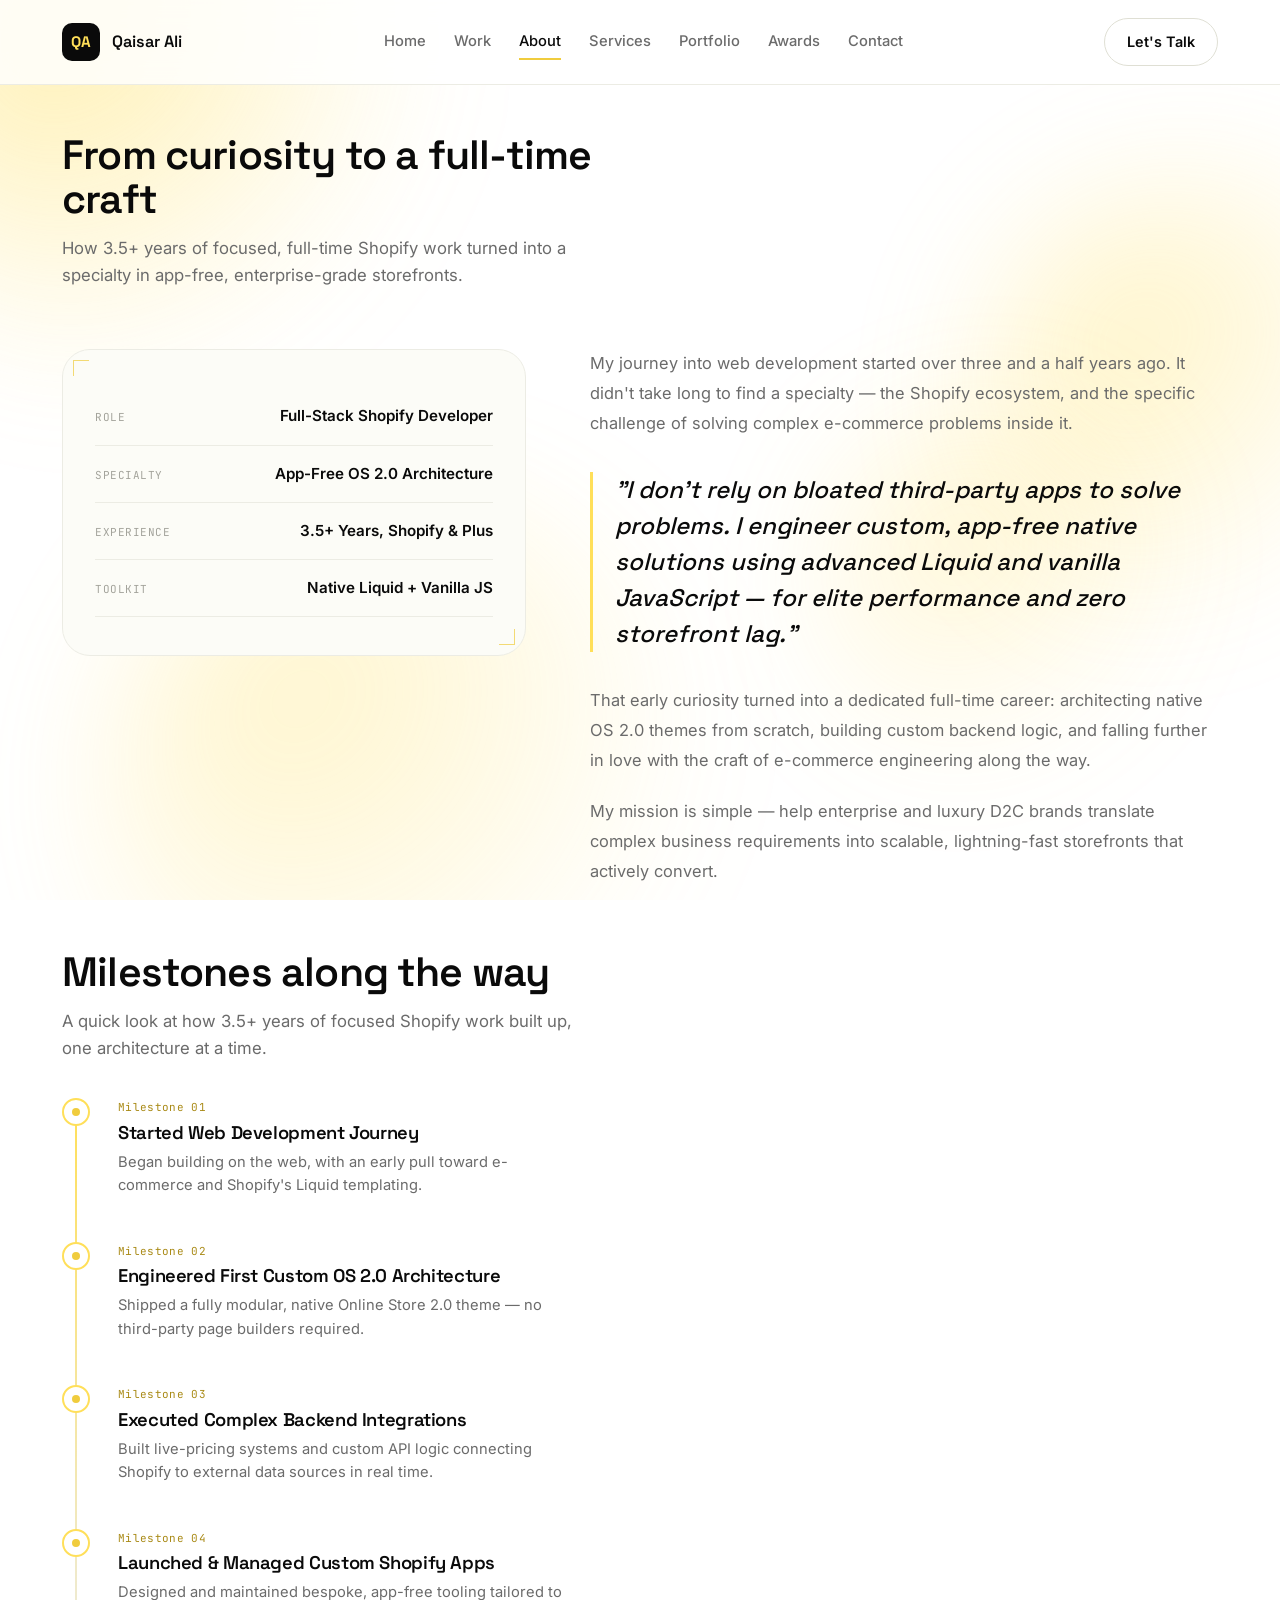
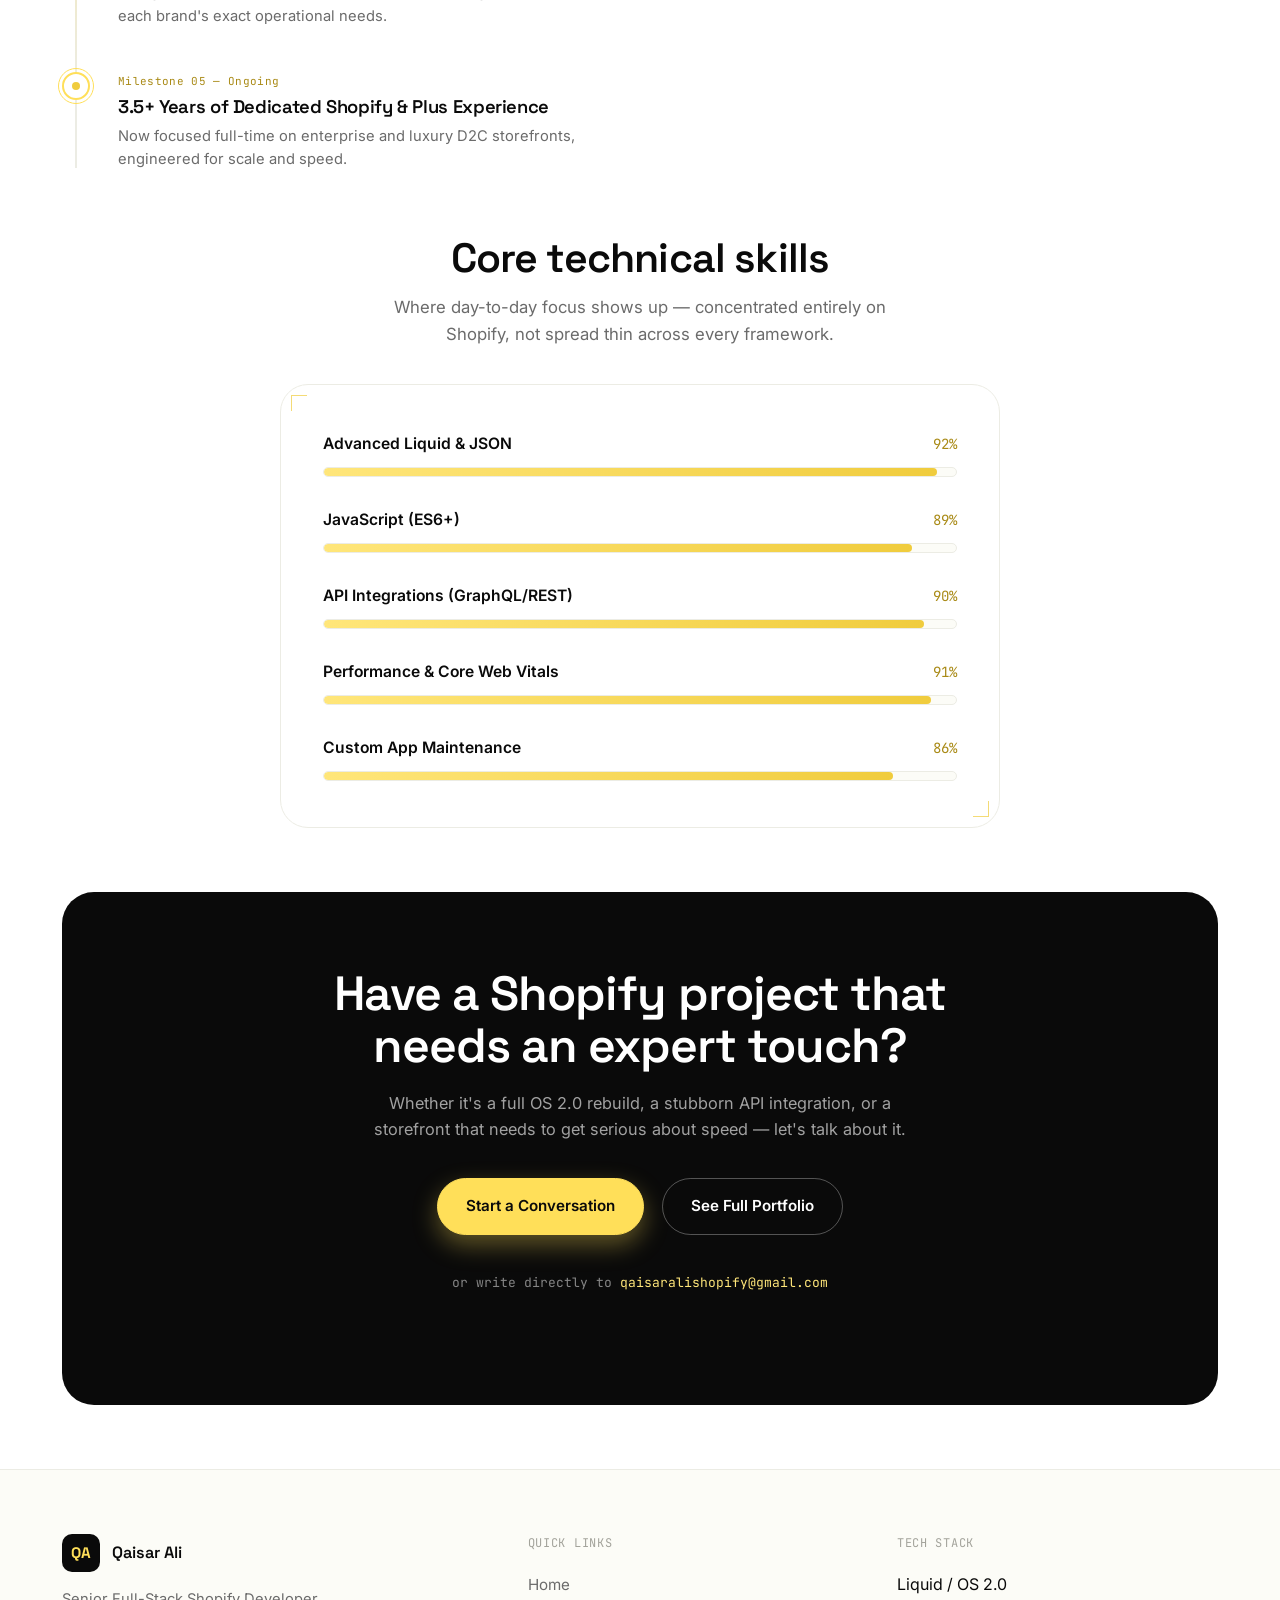
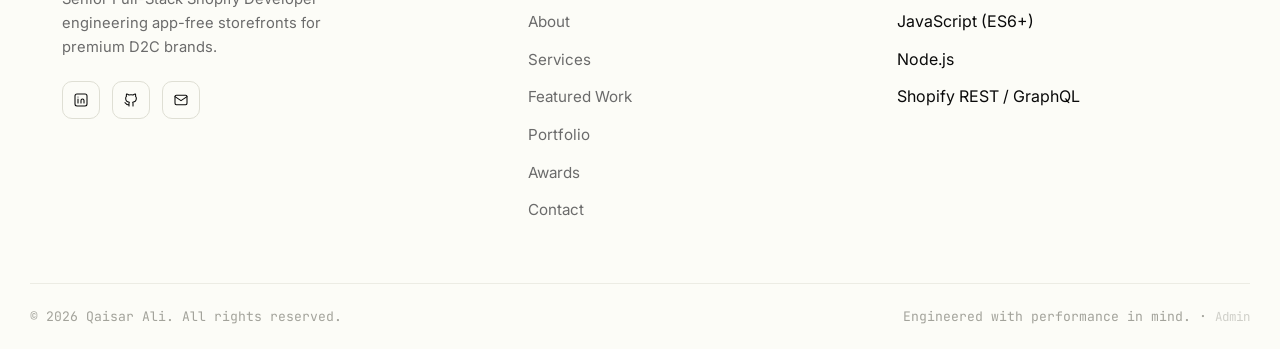
<file: qaisaraliportfolio (4)/about.html>
<!DOCTYPE html>
<html lang="en">
<head>
<meta charset="UTF-8">
<meta name="viewport" content="width=device-width, initial-scale=1.0">
<title>About — Qaisar Ali | Senior Full-Stack Shopify Developer</title>
<meta name="description" content="How 3.5+ years of focused, full-time Shopify work turned into a specialty in app-free, enterprise-grade OS 2.0 storefronts. Meet Qaisar Ali.">

<link rel="icon" type="image/svg+xml" href="favicon.svg">

<script src="js/site-data.js"></script>

<link rel="preconnect" href="https://fonts.googleapis.com">
<link rel="preconnect" href="https://fonts.gstatic.com" crossorigin>
<link href="https://fonts.googleapis.com/css2?family=Space+Grotesk:wght@500;600;700&family=Inter:wght@400;500;600;700&family=JetBrains+Mono:wght@400;500&display=swap" rel="stylesheet">

<link rel="stylesheet" href="css/style.css">
<script>try{var _t=JSON.parse(localStorage.getItem("qa_site_data_v1")||"{}");document.documentElement.setAttribute("data-theme",_t.theme||"");}catch(e){}</script>
</head>
<body>

<div class="bg-atmosphere" aria-hidden="true">
  <span class="blob blob--1"></span>
  <span class="blob blob--2"></span>
  <span class="blob blob--3"></span>
  <span class="blob blob--4"></span>
</div>

<a href="#main" class="skip-link">Skip to content</a>

<header class="site-header" id="top">
  <div class="container header__inner">
    <a href="index.html" class="brand">
      <span class="brand__mark">QA</span>
      <span class="brand__name">Qaisar Ali</span>
    </a>

    <nav class="nav" id="siteNav">
      <a href="index.html" class="nav__link">Home</a>
      <a href="index.html#work" class="nav__link">Work</a>
      <a href="about.html" class="nav__link is-active">About</a>
      <a href="services.html" class="nav__link">Services</a>
      <a href="portfolio.html" class="nav__link">Portfolio</a>
      <a href="awards.html" class="nav__link">Awards</a>
      <a href="contact.html" class="nav__link">Contact</a>
    </nav>

    <a href="contact.html" class="btn btn--ghost nav__cta">Let's Talk</a>

    <button class="nav-toggle" id="navToggle" aria-label="Toggle menu" aria-expanded="false">
      <span></span><span></span><span></span>
    </button>
  </div>
</header>

<main id="main">

  <!-- ============ PAGE INTRO ============ -->
  <section class="page-intro reveal" id="about-intro">
    <div class="container">
      <div class="section-head">
        <h1 data-key="about.heading">From curiosity to a full-time craft</h1>
        <p>How 3.5+ years of focused, full-time Shopify work turned into a specialty in app-free, enterprise-grade storefronts.</p>
      </div>
    </div>
  </section>

  <!-- ============ STORY ============ -->
  <section class="story reveal" id="story">
    <div class="container story__grid">

      <div class="facts-card">
        <span class="stat-card__corner tl"></span><span class="stat-card__corner br"></span>
        <div class="facts-card__row">
          <span class="facts-card__label">Role</span>
          <span class="facts-card__value">Full-Stack Shopify Developer</span>
        </div>
        <div class="facts-card__row">
          <span class="facts-card__label">Specialty</span>
          <span class="facts-card__value">App-Free OS 2.0 Architecture</span>
        </div>
        <div class="facts-card__row">
          <span class="facts-card__label">Experience</span>
          <span class="facts-card__value">3.5+ Years, Shopify &amp; Plus</span>
        </div>
        <div class="facts-card__row">
          <span class="facts-card__label">Toolkit</span>
          <span class="facts-card__value">Native Liquid + Vanilla JS</span>
        </div>
        <a href="#" class="btn btn--primary btn--block" data-cv-link download hidden style="margin-top:20px"><svg viewBox="0 0 24 24" fill="none" stroke-width="2" stroke-linecap="round" stroke-linejoin="round"><path d="M12 3v12m0 0 4.5-4.5M12 15l-4.5-4.5"/><path d="M4 17v2a2 2 0 0 0 2 2h12a2 2 0 0 0 2-2v-2"/></svg> Download CV</a>
      </div>

      <div class="story__text">
        <p>My journey into web development started over three and a half years ago. It didn't take long to find a specialty — the Shopify ecosystem, and the specific challenge of solving complex e-commerce problems inside it.</p>

        <blockquote class="pull-quote">"I don't rely on bloated third-party apps to solve problems. I engineer custom, app-free native solutions using advanced Liquid and vanilla JavaScript — for elite performance and zero storefront lag."</blockquote>

        <p>That early curiosity turned into a dedicated full-time career: architecting native OS 2.0 themes from scratch, building custom backend logic, and falling further in love with the craft of e-commerce engineering along the way.</p>

        <p>My mission is simple — help enterprise and luxury D2C brands translate complex business requirements into scalable, lightning-fast storefronts that actively convert.</p>
      </div>

    </div>
  </section>

  <!-- ============ TIMELINE ============ -->
  <section class="timeline-section reveal" id="timeline">
    <div class="container">
      <div class="section-head">
        <h2 data-key="about.timeline.heading">Milestones along the way</h2>
        <p>A quick look at how 3.5+ years of focused Shopify work built up, one architecture at a time.</p>
      </div>

      <div class="timeline">
        <span class="timeline__line" aria-hidden="true"></span>

        <div class="timeline-item">
          <span class="timeline-item__dot"></span>
          <div class="timeline-item__content">
            <span class="timeline-item__label">Milestone 01</span>
            <h3>Started Web Development Journey</h3>
            <p>Began building on the web, with an early pull toward e-commerce and Shopify's Liquid templating.</p>
          </div>
        </div>

        <div class="timeline-item">
          <span class="timeline-item__dot"></span>
          <div class="timeline-item__content">
            <span class="timeline-item__label">Milestone 02</span>
            <h3>Engineered First Custom OS 2.0 Architecture</h3>
            <p>Shipped a fully modular, native Online Store 2.0 theme — no third-party page builders required.</p>
          </div>
        </div>

        <div class="timeline-item">
          <span class="timeline-item__dot"></span>
          <div class="timeline-item__content">
            <span class="timeline-item__label">Milestone 03</span>
            <h3>Executed Complex Backend Integrations</h3>
            <p>Built live-pricing systems and custom API logic connecting Shopify to external data sources in real time.</p>
          </div>
        </div>

        <div class="timeline-item">
          <span class="timeline-item__dot"></span>
          <div class="timeline-item__content">
            <span class="timeline-item__label">Milestone 04</span>
            <h3>Launched &amp; Managed Custom Shopify Apps</h3>
            <p>Designed and maintained bespoke, app-free tooling tailored to each brand's exact operational needs.</p>
          </div>
        </div>

        <div class="timeline-item">
          <span class="timeline-item__dot is-current"></span>
          <div class="timeline-item__content">
            <span class="timeline-item__label">Milestone 05 — Ongoing</span>
            <h3>3.5+ Years of Dedicated Shopify &amp; Plus Experience</h3>
            <p>Now focused full-time on enterprise and luxury D2C storefronts, engineered for scale and speed.</p>
          </div>
        </div>

      </div>
    </div>
  </section>

  <!-- ============ SKILLS ============ -->
  <section class="skills-section reveal" id="skills">
    <div class="container">
      <div class="section-head center" style="margin-inline:auto;">
        <h2 data-key="about.skills.heading">Core technical skills</h2>
        <p>Where day-to-day focus shows up — concentrated entirely on Shopify, not spread thin across every framework.</p>
      </div>

      <div class="skills-card">
        <span class="stat-card__corner tl"></span><span class="stat-card__corner br"></span>

        <div class="skill-row">
          <div class="skill-row__head">
            <span class="skill-row__name">Advanced Liquid &amp; JSON</span>
            <span class="skill-row__value" data-count-to="97" data-suffix="%">0%</span>
          </div>
          <div class="skill-row__track">
            <span class="skill-row__fill" data-fill-to="97"></span>
          </div>
        </div>

        <div class="skill-row">
          <div class="skill-row__head">
            <span class="skill-row__name">JavaScript (ES6+)</span>
            <span class="skill-row__value" data-count-to="93" data-suffix="%">0%</span>
          </div>
          <div class="skill-row__track">
            <span class="skill-row__fill" data-fill-to="93"></span>
          </div>
        </div>

        <div class="skill-row">
          <div class="skill-row__head">
            <span class="skill-row__name">API Integrations (GraphQL/REST)</span>
            <span class="skill-row__value" data-count-to="95" data-suffix="%">0%</span>
          </div>
          <div class="skill-row__track">
            <span class="skill-row__fill" data-fill-to="95"></span>
          </div>
        </div>

        <div class="skill-row">
          <div class="skill-row__head">
            <span class="skill-row__name">Performance &amp; Core Web Vitals</span>
            <span class="skill-row__value" data-count-to="96" data-suffix="%">0%</span>
          </div>
          <div class="skill-row__track">
            <span class="skill-row__fill" data-fill-to="96"></span>
          </div>
        </div>

        <div class="skill-row">
          <div class="skill-row__head">
            <span class="skill-row__name">Custom App Maintenance</span>
            <span class="skill-row__value" data-count-to="90" data-suffix="%">0%</span>
          </div>
          <div class="skill-row__track">
            <span class="skill-row__fill" data-fill-to="90"></span>
          </div>
        </div>

      </div>
    </div>
  </section>

  <!-- ============ CLOSING CTA ============ -->
  <section class="cta-final reveal" id="contact-cta">
    <div class="container">
      <div class="cta-final__box">
        <div class="cta-final__glow" aria-hidden="true"></div>
        <h2>Have a Shopify project that needs an expert touch?</h2>
        <p>Whether it's a full OS 2.0 rebuild, a stubborn API integration, or a storefront that needs to get serious about speed — let's talk about it.</p>
        <div class="cta-final__actions">
          <a href="contact.html" class="btn btn--primary">Start a Conversation</a>
          <a href="portfolio.html" class="btn btn--outline" style="border-color:rgba(255,255,255,.3); color:#fff;">See Full Portfolio</a>
        </div>
        <p class="cta-final__email">or write directly to <a href="mailto:qaisaralishopify@gmail.com">qaisaralishopify@gmail.com</a></p>
      </div>
    </div>
  </section>

</main>

<footer class="site-footer">
  <div class="container footer__inner">

    <div class="footer__brand">
      <a href="index.html" class="brand">
        <span class="brand__mark">QA</span>
        <span class="brand__name">Qaisar Ali</span>
      </a>
      <p>Senior Full-Stack Shopify Developer engineering app-free storefronts for premium D2C brands.</p>
      <div class="footer__social">
        <a data-contact="linkedin-href" href="https://www.linkedin.com/in/qaisar-ali-shopify-developer/" class="social-icon" aria-label="LinkedIn"><svg viewBox="0 0 24 24" fill="none" stroke-width="1.6" stroke-linecap="round" stroke-linejoin="round"><rect x="3" y="3" width="18" height="18" rx="3"/><path d="M7.5 10.5v6M7.5 7.5v.01M12 16.5v-3.75a2.25 2.25 0 0 1 4.5 0V16.5M12 12.75v3.75"/></svg></a>
        <a data-contact="github-href" href="https://github.com/qaisarali12" class="social-icon" aria-label="GitHub"><svg viewBox="0 0 24 24" fill="none" stroke-width="1.6" stroke-linecap="round" stroke-linejoin="round"><path d="M9 19c-4.3 1.4-4.3-2.5-6-3m12 5v-3.5c0-1 .1-1.4-.5-2 2.8-.3 5.5-1.4 5.5-6a4.6 4.6 0 0 0-1.3-3.2 4.2 4.2 0 0 0-.1-3.2s-1.1-.3-3.5 1.3a12.3 12.3 0 0 0-6.2 0C6.5 2.8 5.4 3.1 5.4 3.1a4.2 4.2 0 0 0-.1 3.2A4.6 4.6 0 0 0 4 9.5c0 4.6 2.7 5.7 5.5 6-.6.6-.6 1.2-.5 2V21"/></svg></a>
        <a href="mailto:qaisaralishopify@gmail.com" class="social-icon" aria-label="Email"><svg viewBox="0 0 24 24" fill="none" stroke-width="1.6" stroke-linecap="round" stroke-linejoin="round"><rect x="3" y="5" width="18" height="14" rx="2"/><path d="m3 7 9 6 9-6"/></svg></a>
      </div>
    </div>

    <div class="footer__nav">
      <p class="footer__heading">Quick Links</p>
      <ul class="footer__links">
        <li><a href="index.html">Home</a></li>
        <li><a href="about.html">About</a></li>
        <li><a href="services.html">Services</a></li>
        <li><a href="index.html#work">Featured Work</a></li>
        <li><a href="portfolio.html">Portfolio</a></li>
        <li><a href="awards.html">Awards</a></li>
        <li><a href="contact.html">Contact</a></li>
      </ul>
    </div>

    <div class="footer__stack">
      <p class="footer__heading">Tech Stack</p>
      <ul class="footer__links">
        <li>Liquid / OS 2.0</li>
        <li>JavaScript (ES6+)</li>
        <li>Node.js</li>
        <li>Shopify REST / GraphQL</li>
      </ul>
    </div>

  </div>

  <div class="container footer__bottom">
    <p>&copy; 2026 Qaisar Ali. All rights reserved.</p>
    <p class="footer__built">Engineered with performance in mind. · <a href="admin.html" style="color:inherit;opacity:.5;font-size:.78rem;">Admin</a></p>
  </div>
</footer>

<script src="js/site-data.js"></script>
<script src="js/site-render.js"></script>
<script src="js/main.js"></script>
</body>
</html>
 <!-- new thing -->
</file>
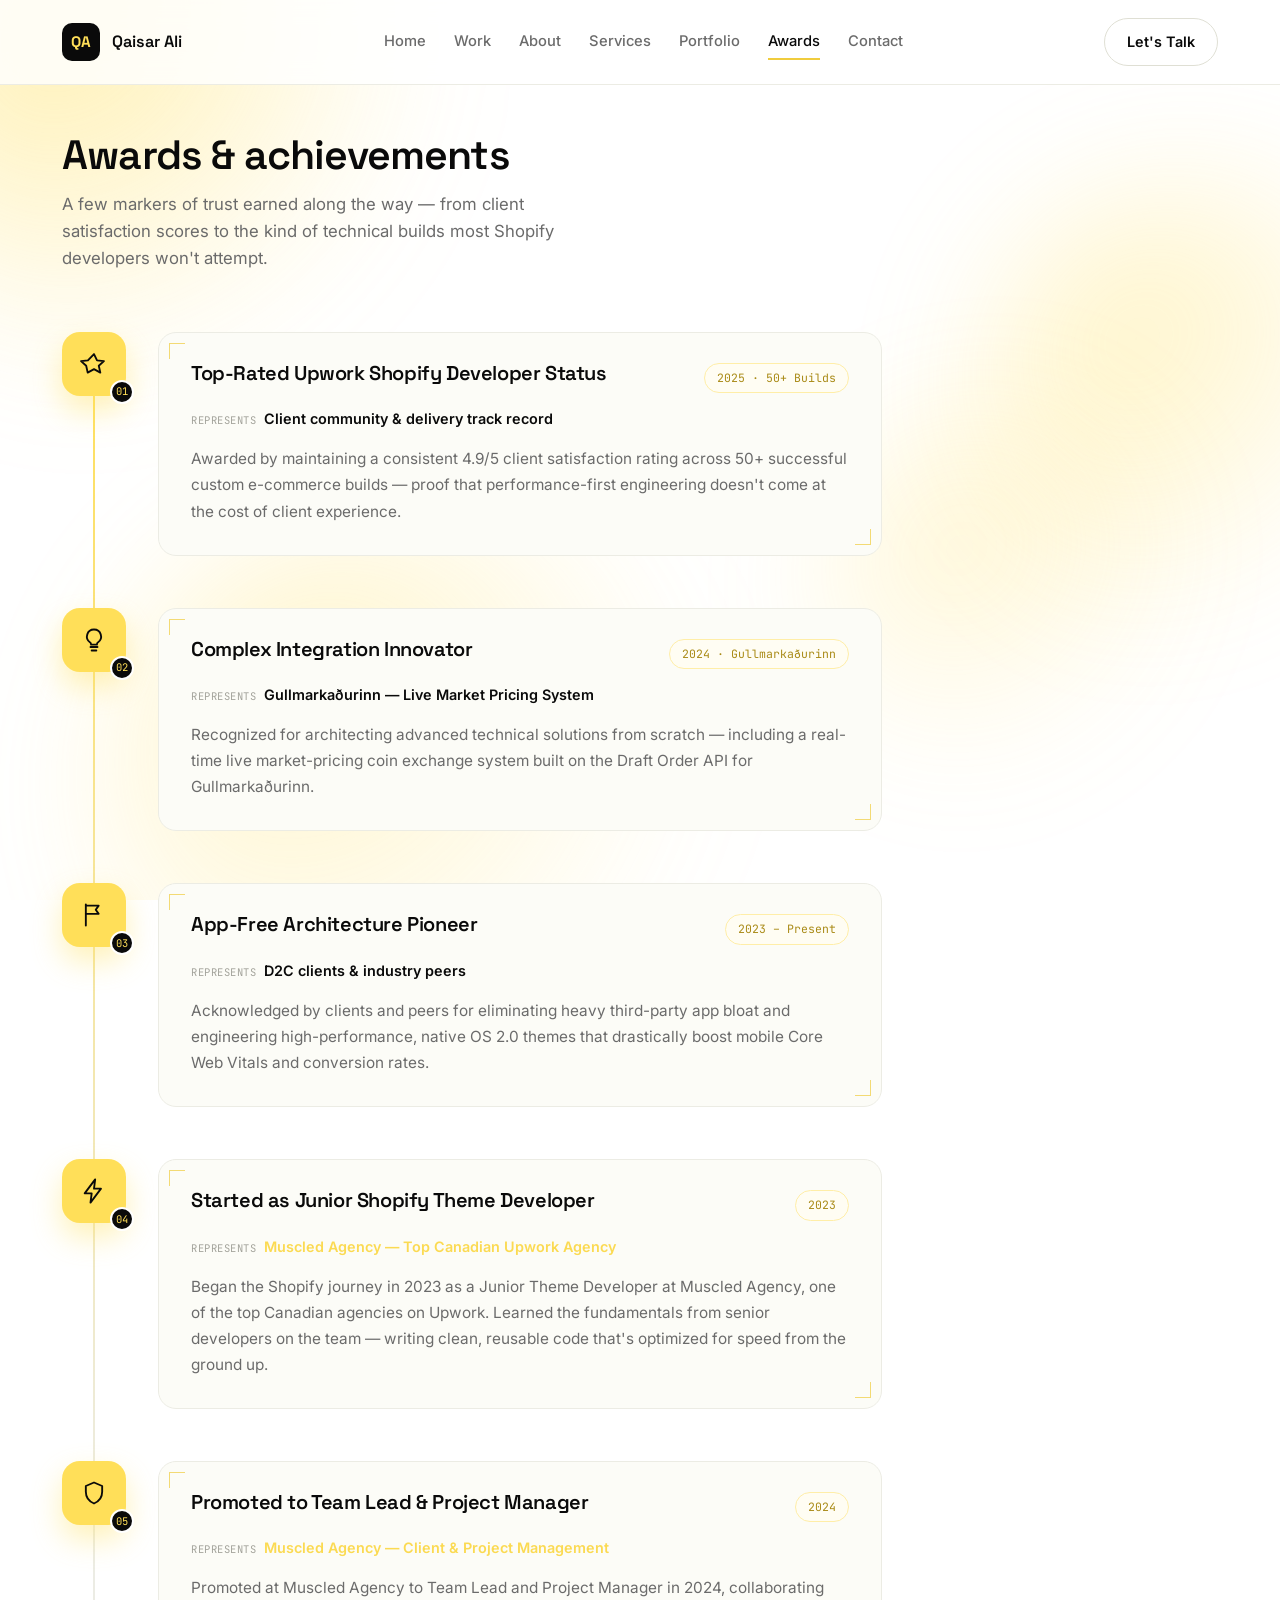
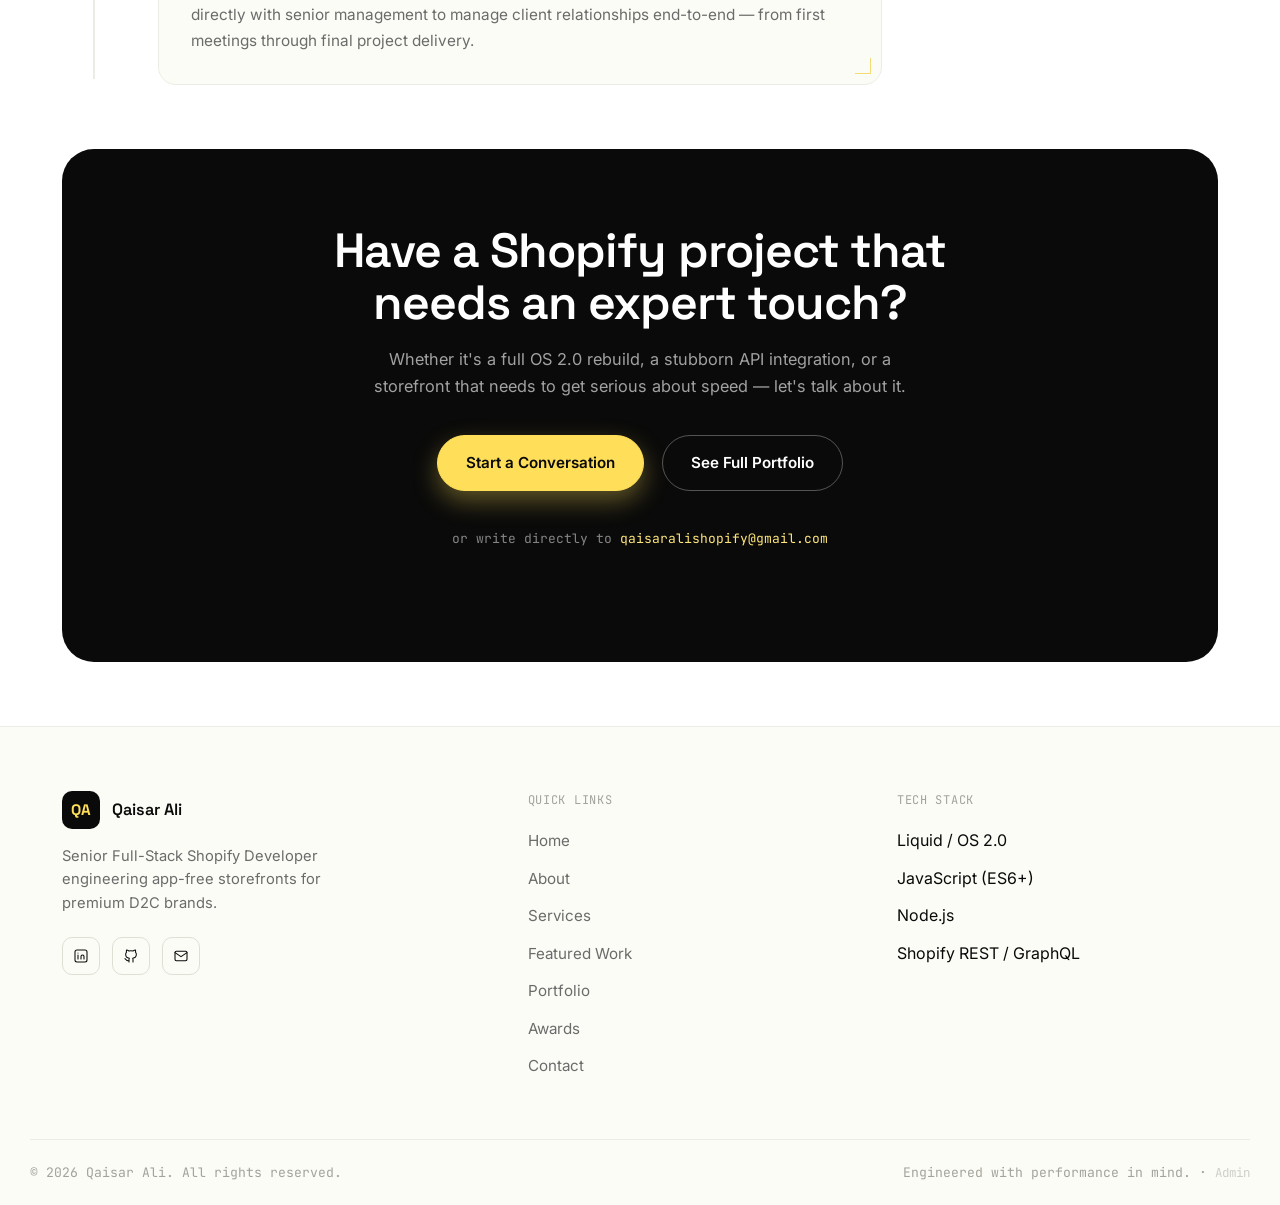
<file: qaisaraliportfolio (4)/awards.html>
<!DOCTYPE html>
<html lang="en">
<head>
<meta charset="UTF-8">
<meta name="viewport" content="width=device-width, initial-scale=1.0">
<title>Awards &amp; Achievements — Qaisar Ali | Senior Full-Stack Shopify Developer</title>
<meta name="description" content="Professional milestones from Qaisar Ali's work as a Senior Full-Stack Shopify Developer — top-rated client satisfaction, complex integration builds, and app-free architecture.">

<link rel="icon" type="image/svg+xml" href="favicon.svg">

<script src="js/site-data.js"></script>

<link rel="preconnect" href="https://fonts.googleapis.com">
<link rel="preconnect" href="https://fonts.gstatic.com" crossorigin>
<link href="https://fonts.googleapis.com/css2?family=Space+Grotesk:wght@500;600;700&family=Inter:wght@400;500;600;700&family=JetBrains+Mono:wght@400;500&display=swap" rel="stylesheet">

<link rel="stylesheet" href="css/style.css">
<script>try{var _t=JSON.parse(localStorage.getItem("qa_site_data_v1")||"{}");document.documentElement.setAttribute("data-theme",_t.theme||"");}catch(e){}</script>
</head>
<body>

<div class="bg-atmosphere" aria-hidden="true">
  <span class="blob blob--1"></span>
  <span class="blob blob--2"></span>
  <span class="blob blob--3"></span>
  <span class="blob blob--4"></span>
</div>

<a href="#main" class="skip-link">Skip to content</a>

<header class="site-header" id="top">
  <div class="container header__inner">
    <a href="index.html" class="brand">
      <span class="brand__mark">QA</span>
      <span class="brand__name">Qaisar Ali</span>
    </a>

    <nav class="nav" id="siteNav">
      <a href="index.html" class="nav__link">Home</a>
      <a href="index.html#work" class="nav__link">Work</a>
      <a href="about.html" class="nav__link">About</a>
      <a href="services.html" class="nav__link">Services</a>
      <a href="portfolio.html" class="nav__link">Portfolio</a>
      <a href="awards.html" class="nav__link is-active">Awards</a>
      <a href="contact.html" class="nav__link">Contact</a>
    </nav>

    <a href="contact.html" class="btn btn--ghost nav__cta">Let's Talk</a>

    <button class="nav-toggle" id="navToggle" aria-label="Toggle menu" aria-expanded="false">
      <span></span><span></span><span></span>
    </button>
  </div>
</header>

<main id="main">

  <!-- ============ PAGE INTRO ============ -->
  <section class="page-intro reveal" id="awards-intro">
    <div class="container">
      <div class="section-head">
        <h1 data-key="achievements.heading">Awards &amp; achievements</h1>
        <p>A few markers of trust earned along the way — from client satisfaction scores to the kind of technical builds most Shopify developers won't attempt.</p>
      </div>
    </div>
  </section>

  <!-- ============ ACHIEVEMENTS TIMELINE ============ -->
  <section class="achievements-section reveal" id="achievements">
    <div class="container">

      <div class="achievements-timeline" id="achievementsMount">
        <span class="achievements-timeline__line" aria-hidden="true"></span>
        <!-- rendered by site-render.js -->
        

      </div>
    </div>
  </section>

  <!-- ============ CLOSING CTA ============ -->
  <section class="cta-final reveal" id="contact-cta">
    <div class="container">
      <div class="cta-final__box">
        <div class="cta-final__glow" aria-hidden="true"></div>
        <h2>Have a Shopify project that needs an expert touch?</h2>
        <p>Whether it's a full OS 2.0 rebuild, a stubborn API integration, or a storefront that needs to get serious about speed — let's talk about it.</p>
        <div class="cta-final__actions">
          <a href="contact.html" class="btn btn--primary">Start a Conversation</a>
          <a href="portfolio.html" class="btn btn--outline" style="border-color:rgba(255,255,255,.3); color:#fff;">See Full Portfolio</a>
        </div>
        <p class="cta-final__email">or write directly to <a href="mailto:qaisaralishopify@gmail.com">qaisaralishopify@gmail.com</a></p>
      </div>
    </div>
  </section>

</main>

<footer class="site-footer">
  <div class="container footer__inner">

    <div class="footer__brand">
      <a href="index.html" class="brand">
        <span class="brand__mark">QA</span>
        <span class="brand__name">Qaisar Ali</span>
      </a>
      <p>Senior Full-Stack Shopify Developer engineering app-free storefronts for premium D2C brands.</p>
      <div class="footer__social">
        <a data-contact="linkedin-href" href="https://www.linkedin.com/in/qaisar-ali-shopify-developer/" class="social-icon" aria-label="LinkedIn"><svg viewBox="0 0 24 24" fill="none" stroke-width="1.6" stroke-linecap="round" stroke-linejoin="round"><rect x="3" y="3" width="18" height="18" rx="3"/><path d="M7.5 10.5v6M7.5 7.5v.01M12 16.5v-3.75a2.25 2.25 0 0 1 4.5 0V16.5M12 12.75v3.75"/></svg></a>
        <a data-contact="github-href" href="https://github.com/qaisarali12" class="social-icon" aria-label="GitHub"><svg viewBox="0 0 24 24" fill="none" stroke-width="1.6" stroke-linecap="round" stroke-linejoin="round"><path d="M9 19c-4.3 1.4-4.3-2.5-6-3m12 5v-3.5c0-1 .1-1.4-.5-2 2.8-.3 5.5-1.4 5.5-6a4.6 4.6 0 0 0-1.3-3.2 4.2 4.2 0 0 0-.1-3.2s-1.1-.3-3.5 1.3a12.3 12.3 0 0 0-6.2 0C6.5 2.8 5.4 3.1 5.4 3.1a4.2 4.2 0 0 0-.1 3.2A4.6 4.6 0 0 0 4 9.5c0 4.6 2.7 5.7 5.5 6-.6.6-.6 1.2-.5 2V21"/></svg></a>
        <a href="mailto:qaisaralishopify@gmail.com" class="social-icon" aria-label="Email"><svg viewBox="0 0 24 24" fill="none" stroke-width="1.6" stroke-linecap="round" stroke-linejoin="round"><rect x="3" y="5" width="18" height="14" rx="2"/><path d="m3 7 9 6 9-6"/></svg></a>
      </div>
    </div>

    <div class="footer__nav">
      <p class="footer__heading">Quick Links</p>
      <ul class="footer__links">
        <li><a href="index.html">Home</a></li>
        <li><a href="about.html">About</a></li>
        <li><a href="services.html">Services</a></li>
        <li><a href="index.html#work">Featured Work</a></li>
        <li><a href="portfolio.html">Portfolio</a></li>
        <li><a href="awards.html">Awards</a></li>
        <li><a href="contact.html">Contact</a></li>
      </ul>
    </div>

    <div class="footer__stack">
      <p class="footer__heading">Tech Stack</p>
      <ul class="footer__links">
        <li>Liquid / OS 2.0</li>
        <li>JavaScript (ES6+)</li>
        <li>Node.js</li>
        <li>Shopify REST / GraphQL</li>
      </ul>
    </div>

  </div>

  <div class="container footer__bottom">
    <p>&copy; 2026 Qaisar Ali. All rights reserved.</p>
    <p class="footer__built">Engineered with performance in mind. · <a href="admin.html" style="color:inherit;opacity:.5;font-size:.78rem;">Admin</a></p>
  </div>
</footer>

<script src="js/site-data.js"></script>
<script src="js/site-render.js"></script>
<script src="js/main.js"></script>
</body>
</html>
</file>
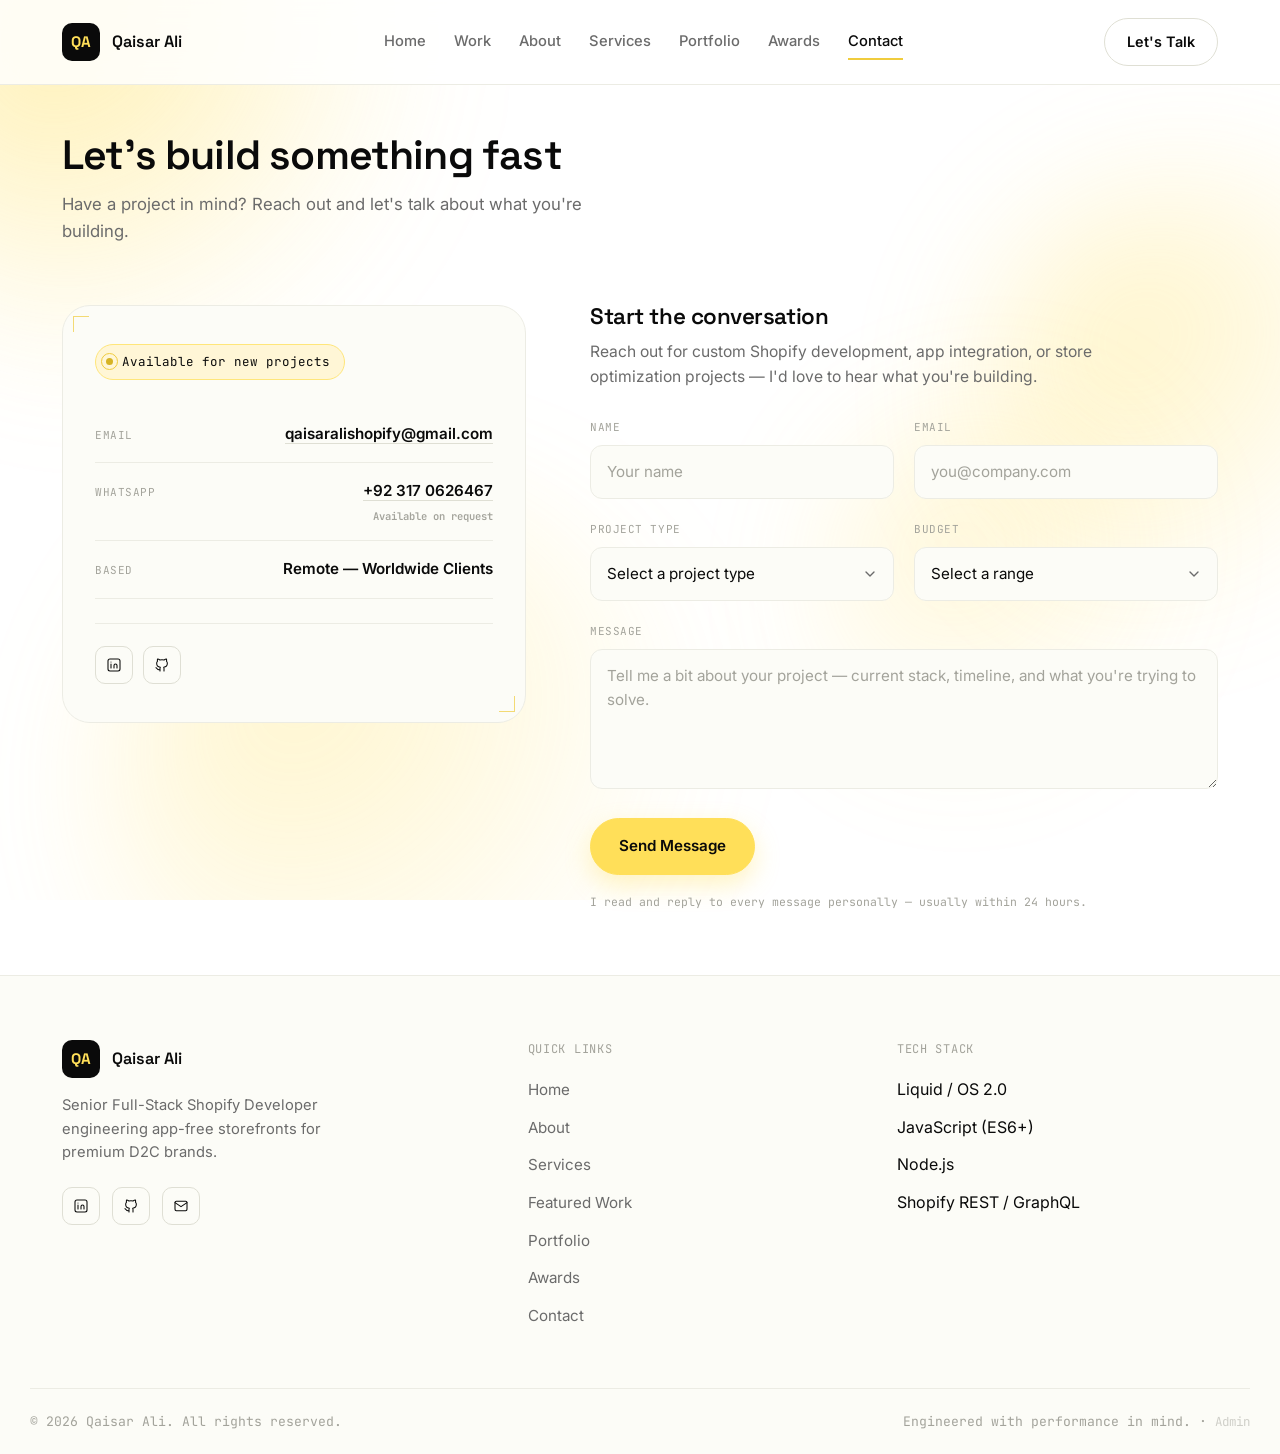
<file: qaisaraliportfolio (4)/contact.html>
<!DOCTYPE html>
<html lang="en">
<head>
<meta charset="UTF-8">
<meta name="viewport" content="width=device-width, initial-scale=1.0">
<title>Contact — Qaisar Ali | Senior Full-Stack Shopify Developer</title>
<meta name="description" content="Get in touch with Qaisar Ali for custom Shopify development, app integrations, or storefront performance optimization.">

<link rel="icon" type="image/svg+xml" href="favicon.svg">

<script src="js/site-data.js"></script>

<link rel="preconnect" href="https://fonts.googleapis.com">
<link rel="preconnect" href="https://fonts.gstatic.com" crossorigin>
<link href="https://fonts.googleapis.com/css2?family=Space+Grotesk:wght@500;600;700&family=Inter:wght@400;500;600;700&family=JetBrains+Mono:wght@400;500&display=swap" rel="stylesheet">

<link rel="stylesheet" href="css/style.css">
<script>try{var _t=JSON.parse(localStorage.getItem("qa_site_data_v1")||"{}");document.documentElement.setAttribute("data-theme",_t.theme||"");}catch(e){}</script>
</head>
<body>

<div class="bg-atmosphere" aria-hidden="true">
  <span class="blob blob--1"></span>
  <span class="blob blob--2"></span>
  <span class="blob blob--3"></span>
  <span class="blob blob--4"></span>
</div>

<a href="#main" class="skip-link">Skip to content</a>

<header class="site-header" id="top">
  <div class="container header__inner">
    <a href="index.html" class="brand">
      <span class="brand__mark">QA</span>
      <span class="brand__name">Qaisar Ali</span>
    </a>

    <nav class="nav" id="siteNav">
      <a href="index.html" class="nav__link">Home</a>
      <a href="index.html#work" class="nav__link">Work</a>
      <a href="about.html" class="nav__link">About</a>
      <a href="services.html" class="nav__link">Services</a>
      <a href="portfolio.html" class="nav__link">Portfolio</a>
      <a href="awards.html" class="nav__link">Awards</a>
      <a href="contact.html" class="nav__link is-active">Contact</a>
    </nav>

    <a href="contact.html" class="btn btn--ghost nav__cta">Let's Talk</a>

    <button class="nav-toggle" id="navToggle" aria-label="Toggle menu" aria-expanded="false">
      <span></span><span></span><span></span>
    </button>
  </div>
</header>

<main id="main">

  <!-- ============ PAGE INTRO ============ -->
  <section class="page-intro reveal" id="contact-intro">
    <div class="container">
      <div class="section-head">
        <h1 data-key="contact.heading">Let's build something fast</h1>
        <p>Have a project in mind? Reach out and let's talk about what you're building.</p>
      </div>
    </div>
  </section>

  <!-- ============ CONTACT ============ -->
  <section class="contact-section reveal" id="contact-main">
    <div class="container story__grid">

      <!-- Contact info card -->
      <div class="facts-card contact-card">
        <span class="stat-card__corner tl"></span><span class="stat-card__corner br"></span>

        <div class="status-pill"><span class="status-dot"></span>Available for new projects</div>

        <div class="facts-card__row">
          <span class="facts-card__label">Email</span>
          <span class="facts-card__value"><a data-contact="email-mailto" href="mailto:qaisaralishopify@gmail.com"><span data-contact="email-text">qaisaralishopify@gmail.com</span></a></span>
        </div>
        <div class="facts-card__row">
          <span class="facts-card__label">WhatsApp</span>
          <span class="facts-card__value">
            <a data-contact="whatsapp-href" href="https://wa.me/923170626467" target="_blank" rel="noopener"><span data-contact="whatsapp-text">+92 317 0626467</span></a>
            <span class="contact-card__note" data-contact="whatsapp-note">Available on request</span>
          </span>
        </div>
        <div class="facts-card__row">
          <span class="facts-card__label">Based</span>
          <span class="facts-card__value" data-contact="based-text">Remote — Worldwide Clients</span>
        </div>

        <div class="contact-card__social">
          <a data-contact="linkedin-href" href="#" class="social-icon" aria-label="LinkedIn"><svg viewBox="0 0 24 24" fill="none" stroke-width="1.6" stroke-linecap="round" stroke-linejoin="round"><rect x="3" y="3" width="18" height="18" rx="3"/><path d="M7.5 10.5v6M7.5 7.5v.01M12 16.5v-3.75a2.25 2.25 0 0 1 4.5 0V16.5M12 12.75v3.75"/></svg></a>
          <a data-contact="github-href" href="#" class="social-icon" aria-label="GitHub"><svg viewBox="0 0 24 24" fill="none" stroke-width="1.6" stroke-linecap="round" stroke-linejoin="round"><path d="M9 19c-4.3 1.4-4.3-2.5-6-3m12 5v-3.5c0-1 .1-1.4-.5-2 2.8-.3 5.5-1.4 5.5-6a4.6 4.6 0 0 0-1.3-3.2 4.2 4.2 0 0 0-.1-3.2s-1.1-.3-3.5 1.3a12.3 12.3 0 0 0-6.2 0C6.5 2.8 5.4 3.1 5.4 3.1a4.2 4.2 0 0 0-.1 3.2A4.6 4.6 0 0 0 4 9.5c0 4.6 2.7 5.7 5.5 6-.6.6-.6 1.2-.5 2V21"/></svg></a>
        </div>
      </div>

      <!-- Contact form -->
      <div class="contact-form-col">
        <div class="contact-form-intro">
          <h2>Start the conversation</h2>
          <p>Reach out for custom Shopify development, app integration, or store optimization projects — I'd love to hear what you're building.</p>
        </div>

        <form id="contactForm" novalidate>

          <div class="form-row">
            <div class="form-field">
              <label for="name">Name</label>
              <input type="text" id="name" name="name" placeholder="Your name" required>
            </div>
            <div class="form-field">
              <label for="email">Email</label>
              <input type="email" id="email" name="email" placeholder="you@company.com" required>
            </div>
          </div>

          <div class="form-row">
            <div class="form-field">
              <label for="projectType">Project Type</label>
              <div class="select-wrap">
                <select id="projectType" name="projectType" required>
                  <option value="" disabled selected>Select a project type</option>
                  <option value="os2-theme">Custom OS 2.0 Theme Development</option>
                  <option value="api-integration">API Integration / Custom App</option>
                  <option value="performance">Performance &amp; Optimization Audit</option>
                  <option value="retainer">Full-Stack Retainer</option>
                  <option value="other">Something Else</option>
                </select>
                <svg viewBox="0 0 24 24" fill="none" stroke-width="2" stroke-linecap="round" stroke-linejoin="round"><path d="M6 9l6 6 6-6"/></svg>
              </div>
            </div>
            <div class="form-field">
              <label for="budget">Budget</label>
              <div class="select-wrap">
                <select id="budget" name="budget">
                  <option value="" disabled selected>Select a range</option>
                  <option value="under-500">Under $500</option>
                  <option value="500-1000">$500 &ndash; $1,000</option>
                  <option value="1000-3000">$1,000 &ndash; $3,000</option>
                  <option value="3000-plus">$3,000+</option>
                  <option value="not-sure">Not sure yet — let's discuss</option>
                </select>
                <svg viewBox="0 0 24 24" fill="none" stroke-width="2" stroke-linecap="round" stroke-linejoin="round"><path d="M6 9l6 6 6-6"/></svg>
              </div>
            </div>
          </div>

          <div class="form-field">
            <label for="message">Message</label>
            <textarea id="message" name="message" placeholder="Tell me a bit about your project — current stack, timeline, and what you're trying to solve." required></textarea>
          </div>

          <div class="form-submit-row">
            <button type="submit" class="btn btn--primary">Send Message</button>
            <span class="form-note">I read and reply to every message personally — usually within 24 hours.</span>
          </div>

        </form>

        <div class="form-success" id="formSuccess" hidden>
          <span class="form-success__icon">
            <svg viewBox="0 0 24 24" fill="none" stroke-width="2.2" stroke-linecap="round" stroke-linejoin="round"><path d="M5 13l4 4L19 7"/></svg>
          </span>
          <h3>Message received</h3>
          <p>Thanks for reaching out — I'll get back to you within 24 hours.</p>
          <button type="button" class="btn btn--outline" id="formResetBtn">Send another message</button>
        </div>

      </div>

    </div>
  </section>

</main>

<footer class="site-footer">
  <div class="container footer__inner">

    <div class="footer__brand">
      <a href="index.html" class="brand">
        <span class="brand__mark">QA</span>
        <span class="brand__name">Qaisar Ali</span>
      </a>
      <p>Senior Full-Stack Shopify Developer engineering app-free storefronts for premium D2C brands.</p>
     <div class="footer__social">
        <a data-contact="linkedin-href" href="https://www.linkedin.com/in/qaisar-ali-shopify-developer/" class="social-icon" aria-label="LinkedIn"><svg viewBox="0 0 24 24" fill="none" stroke-width="1.6" stroke-linecap="round" stroke-linejoin="round"><rect x="3" y="3" width="18" height="18" rx="3"/><path d="M7.5 10.5v6M7.5 7.5v.01M12 16.5v-3.75a2.25 2.25 0 0 1 4.5 0V16.5M12 12.75v3.75"/></svg></a>
        <a data-contact="github-href" href="https://github.com/qaisarali12" class="social-icon" aria-label="GitHub"><svg viewBox="0 0 24 24" fill="none" stroke-width="1.6" stroke-linecap="round" stroke-linejoin="round"><path d="M9 19c-4.3 1.4-4.3-2.5-6-3m12 5v-3.5c0-1 .1-1.4-.5-2 2.8-.3 5.5-1.4 5.5-6a4.6 4.6 0 0 0-1.3-3.2 4.2 4.2 0 0 0-.1-3.2s-1.1-.3-3.5 1.3a12.3 12.3 0 0 0-6.2 0C6.5 2.8 5.4 3.1 5.4 3.1a4.2 4.2 0 0 0-.1 3.2A4.6 4.6 0 0 0 4 9.5c0 4.6 2.7 5.7 5.5 6-.6.6-.6 1.2-.5 2V21"/></svg></a>
        <a href="mailto:qaisaralishopify@gmail.com" class="social-icon" aria-label="Email"><svg viewBox="0 0 24 24" fill="none" stroke-width="1.6" stroke-linecap="round" stroke-linejoin="round"><rect x="3" y="5" width="18" height="14" rx="2"/><path d="m3 7 9 6 9-6"/></svg></a>
      </div>
    </div>

    <div class="footer__nav">
      <p class="footer__heading">Quick Links</p>
      <ul class="footer__links">
        <li><a href="index.html">Home</a></li>
        <li><a href="about.html">About</a></li>
        <li><a href="services.html">Services</a></li>
        <li><a href="index.html#work">Featured Work</a></li>
        <li><a href="portfolio.html">Portfolio</a></li>
        <li><a href="awards.html">Awards</a></li>
        <li><a href="contact.html">Contact</a></li>
      </ul>
    </div>

    <div class="footer__stack">
      <p class="footer__heading">Tech Stack</p>
      <ul class="footer__links">
        <li>Liquid / OS 2.0</li>
        <li>JavaScript (ES6+)</li>
        <li>Node.js</li>
        <li>Shopify REST / GraphQL</li>
      </ul>
    </div>

  </div>

  <div class="container footer__bottom">
    <p>&copy; 2026 Qaisar Ali. All rights reserved.</p>
    <p class="footer__built">Engineered with performance in mind. · <a href="admin.html" style="color:inherit;opacity:.5;font-size:.78rem;">Admin</a></p>
  </div>
</footer>

<script src="js/site-data.js"></script>
<script src="js/site-render.js"></script>
<script src="js/main.js"></script>
</body>
</html>
</file>
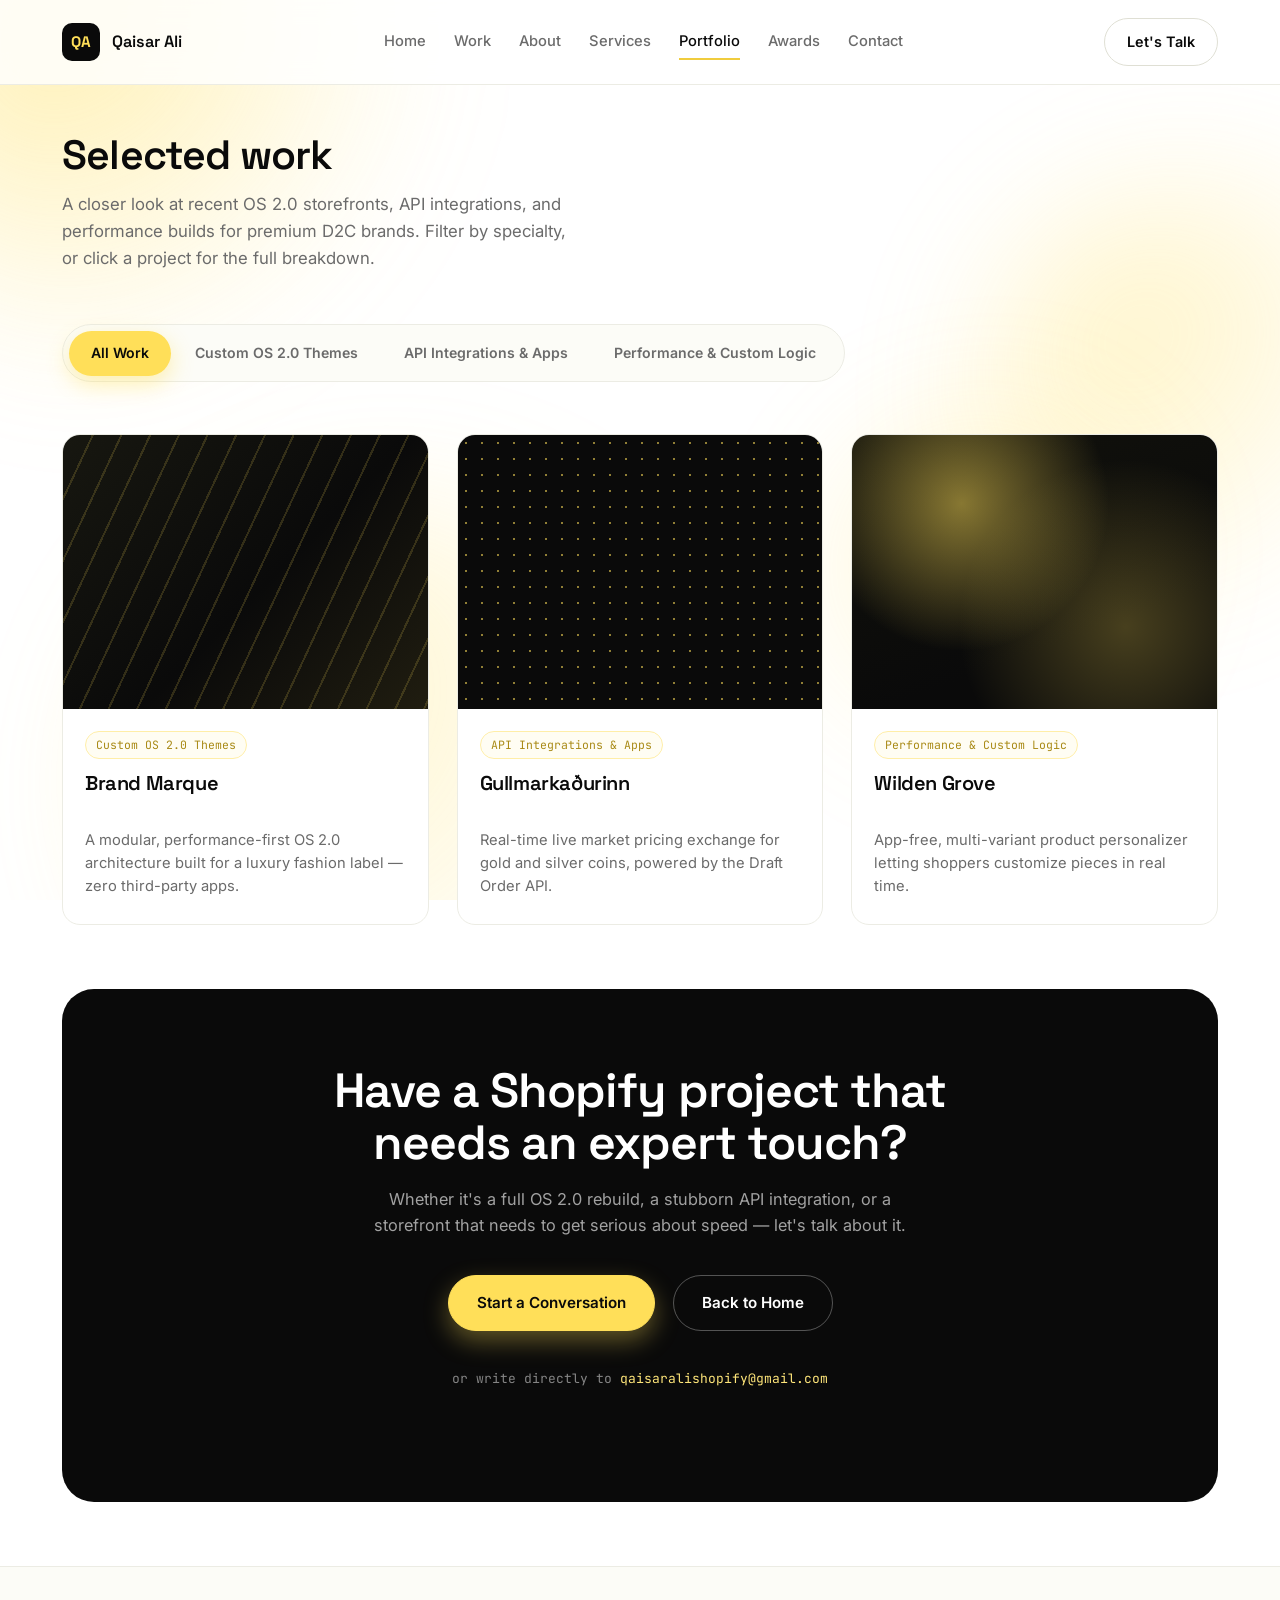
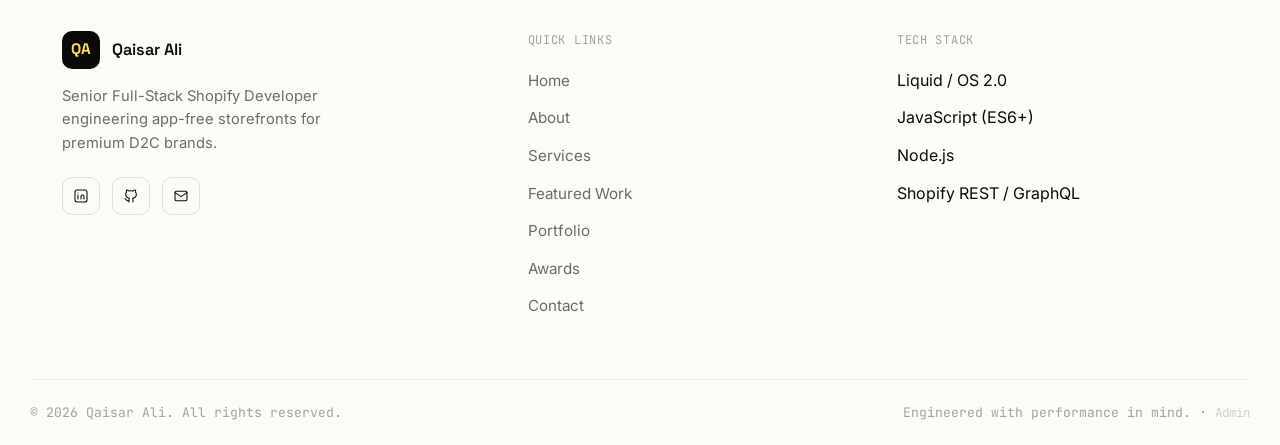
<file: qaisaraliportfolio (4)/portfolio.html>
<!DOCTYPE html>
<html lang="en">
<head>
<meta charset="UTF-8">
<meta name="viewport" content="width=device-width, initial-scale=1.0">
<title>Portfolio — Qaisar Ali | Senior Full-Stack Shopify Developer</title>
<meta name="description" content="Selected Shopify work by Qaisar Ali — custom OS 2.0 themes, complex API integrations, and performance engineering for premium D2C brands.">

<link rel="icon" type="image/svg+xml" href="favicon.svg">

<script src="js/site-data.js"></script>

<link rel="preconnect" href="https://fonts.googleapis.com">
<link rel="preconnect" href="https://fonts.gstatic.com" crossorigin>
<link href="https://fonts.googleapis.com/css2?family=Space+Grotesk:wght@500;600;700&family=Inter:wght@400;500;600;700&family=JetBrains+Mono:wght@400;500&display=swap" rel="stylesheet">

<link rel="stylesheet" href="css/style.css">
<script>try{var _t=JSON.parse(localStorage.getItem("qa_site_data_v1")||"{}");document.documentElement.setAttribute("data-theme",_t.theme||"");}catch(e){}</script>
</head>
<body>

<div class="bg-atmosphere" aria-hidden="true">
  <span class="blob blob--1"></span>
  <span class="blob blob--2"></span>
  <span class="blob blob--3"></span>
  <span class="blob blob--4"></span>
</div>

<a href="#main" class="skip-link">Skip to content</a>

<header class="site-header" id="top">
  <div class="container header__inner">
    <a href="index.html" class="brand">
      <span class="brand__mark">QA</span>
      <span class="brand__name">Qaisar Ali</span>
    </a>

    <nav class="nav" id="siteNav">
      <a href="index.html" class="nav__link">Home</a>
      <a href="index.html#work" class="nav__link">Work</a>
      <a href="about.html" class="nav__link">About</a>
      <a href="services.html" class="nav__link">Services</a>
      <a href="portfolio.html" class="nav__link is-active">Portfolio</a>
      <a href="awards.html" class="nav__link">Awards</a>
      <a href="contact.html" class="nav__link">Contact</a>
    </nav>

    <a href="contact.html" class="btn btn--ghost nav__cta">Let's Talk</a>

    <button class="nav-toggle" id="navToggle" aria-label="Toggle menu" aria-expanded="false">
      <span></span><span></span><span></span>
    </button>
  </div>
</header>

<main id="main">

  <!-- ============ PAGE INTRO ============ -->
  <section class="page-intro reveal" id="portfolio-intro">
    <div class="container">
      <div class="section-head">
        <h1 data-key="portfolio.heading">Selected work</h1>
        <p>A closer look at recent OS 2.0 storefronts, API integrations, and performance builds for premium D2C brands. Filter by specialty, or click a project for the full breakdown.</p>
      </div>
    </div>
  </section>

  <!-- ============ FILTER TABS + GRID ============ -->
  <section class="portfolio reveal" id="portfolio-grid-section">
    <div class="container">

      <div class="filter-tabs" role="tablist" aria-label="Filter projects by category">
        <span class="filter-tabs__highlight" aria-hidden="true"></span>
        <button type="button" class="filter-tab is-active" data-filter="all" role="tab" aria-selected="true">All Work</button>
        <button type="button" class="filter-tab" data-filter="os2" role="tab" aria-selected="false">Custom OS 2.0 Themes</button>
        <button type="button" class="filter-tab" data-filter="api" role="tab" aria-selected="false">API Integrations &amp; Apps</button>
        <button type="button" class="filter-tab" data-filter="performance" role="tab" aria-selected="false">Performance &amp; Custom Logic</button>
      </div>

      <div class="portfolio-grid" id="portfolioGridMount">

      <!-- rendered by site-render.js -->

      

      </div>
    </div>
  </section>

  <!-- ============ CLOSING CTA ============ -->
  <section class="cta-final reveal" id="contact-cta">
    <div class="container">
      <div class="cta-final__box">
        <div class="cta-final__glow" aria-hidden="true"></div>
        <h2>Have a Shopify project that needs an expert touch?</h2>
        <p>Whether it's a full OS 2.0 rebuild, a stubborn API integration, or a storefront that needs to get serious about speed — let's talk about it.</p>
        <div class="cta-final__actions">
          <a href="contact.html" class="btn btn--primary">Start a Conversation</a>
          <a href="index.html" class="btn btn--outline" style="border-color:rgba(255,255,255,.3); color:#fff;">Back to Home</a>
        </div>
        <p class="cta-final__email">or write directly to <a href="mailto:qaisaralishopify@gmail.com">qaisaralishopify@gmail.com</a></p>
      </div>
    </div>
  </section>

</main>

<footer class="site-footer">
  <div class="container footer__inner">

    <div class="footer__brand">
      <a href="index.html" class="brand">
        <span class="brand__mark">QA</span>
        <span class="brand__name">Qaisar Ali</span>
      </a>
      <p>Senior Full-Stack Shopify Developer engineering app-free storefronts for premium D2C brands.</p>
      <div class="footer__social">
        <a data-contact="linkedin-href" href="https://www.linkedin.com/in/qaisar-ali-shopify-developer/" class="social-icon" aria-label="LinkedIn"><svg viewBox="0 0 24 24" fill="none" stroke-width="1.6" stroke-linecap="round" stroke-linejoin="round"><rect x="3" y="3" width="18" height="18" rx="3"/><path d="M7.5 10.5v6M7.5 7.5v.01M12 16.5v-3.75a2.25 2.25 0 0 1 4.5 0V16.5M12 12.75v3.75"/></svg></a>
        <a data-contact="github-href" href="https://github.com/qaisarali12" class="social-icon" aria-label="GitHub"><svg viewBox="0 0 24 24" fill="none" stroke-width="1.6" stroke-linecap="round" stroke-linejoin="round"><path d="M9 19c-4.3 1.4-4.3-2.5-6-3m12 5v-3.5c0-1 .1-1.4-.5-2 2.8-.3 5.5-1.4 5.5-6a4.6 4.6 0 0 0-1.3-3.2 4.2 4.2 0 0 0-.1-3.2s-1.1-.3-3.5 1.3a12.3 12.3 0 0 0-6.2 0C6.5 2.8 5.4 3.1 5.4 3.1a4.2 4.2 0 0 0-.1 3.2A4.6 4.6 0 0 0 4 9.5c0 4.6 2.7 5.7 5.5 6-.6.6-.6 1.2-.5 2V21"/></svg></a>
        <a href="mailto:qaisaralishopify@gmail.com" class="social-icon" aria-label="Email"><svg viewBox="0 0 24 24" fill="none" stroke-width="1.6" stroke-linecap="round" stroke-linejoin="round"><rect x="3" y="5" width="18" height="14" rx="2"/><path d="m3 7 9 6 9-6"/></svg></a>
      </div>
    </div>

    <div class="footer__nav">
      <p class="footer__heading">Quick Links</p>
      <ul class="footer__links">
        <li><a href="index.html">Home</a></li>
        <li><a href="about.html">About</a></li>
        <li><a href="services.html">Services</a></li>
        <li><a href="index.html#work">Featured Work</a></li>
        <li><a href="portfolio.html">Portfolio</a></li>
        <li><a href="awards.html">Awards</a></li>
        <li><a href="contact.html">Contact</a></li>
      </ul>
    </div>

    <div class="footer__stack">
      <p class="footer__heading">Tech Stack</p>
      <ul class="footer__links">
        <li>Liquid / OS 2.0</li>
        <li>JavaScript (ES6+)</li>
        <li>Node.js</li>
        <li>Shopify REST / GraphQL</li>
      </ul>
    </div>

  </div>

  <div class="container footer__bottom">
    <p>&copy; 2026 Qaisar Ali. All rights reserved.</p>
    <p class="footer__built">Engineered with performance in mind. · <a href="admin.html" style="color:inherit;opacity:.5;font-size:.78rem;">Admin</a></p>
  </div>
</footer>

<!-- ============ LIGHTBOX ============ -->
<div class="lightbox" id="lightbox" aria-hidden="true">
  <div class="lightbox__backdrop" data-close></div>
  <div class="lightbox__panel" role="dialog" aria-modal="true" aria-labelledby="lightboxTitle">
    <button type="button" class="lightbox__close" data-close aria-label="Close project details">
      <svg viewBox="0 0 24 24" fill="none" stroke-width="2" stroke-linecap="round" stroke-linejoin="round"><path d="M6 6l12 12M18 6 6 18"/></svg>
    </button>
    <div class="lightbox__media-wrap">
      <div class="lightbox__media" id="lightboxMedia"></div>
      <a href="#" id="lightboxLiveLink" class="btn btn--primary lightbox__live-link" target="_blank" rel="noopener" hidden>
        Visit Live Site
        <svg viewBox="0 0 24 24" fill="none" stroke-width="2" stroke-linecap="round" stroke-linejoin="round"><path d="M18 13v6a2 2 0 0 1-2 2H5a2 2 0 0 1-2-2V8a2 2 0 0 1 2-2h6"/><polyline points="15 3 21 3 21 9"/><line x1="10" y1="14" x2="21" y2="3"/></svg>
      </a>
    </div>
    <div class="lightbox__gallery" id="lightboxGallery" hidden></div>
    <div class="lightbox__body">
      <span class="lightbox__tag" id="lightboxTag"></span>
      <h3 id="lightboxTitle"></h3>
      <p id="lightboxDesc"></p>
      <div class="lightbox__tags" id="lightboxTags"></div>
    </div>
  </div>
</div>

<script src="js/site-data.js"></script>
<script src="js/site-render.js"></script>
<script src="js/main.js"></script>
</body>
</html>
</file>
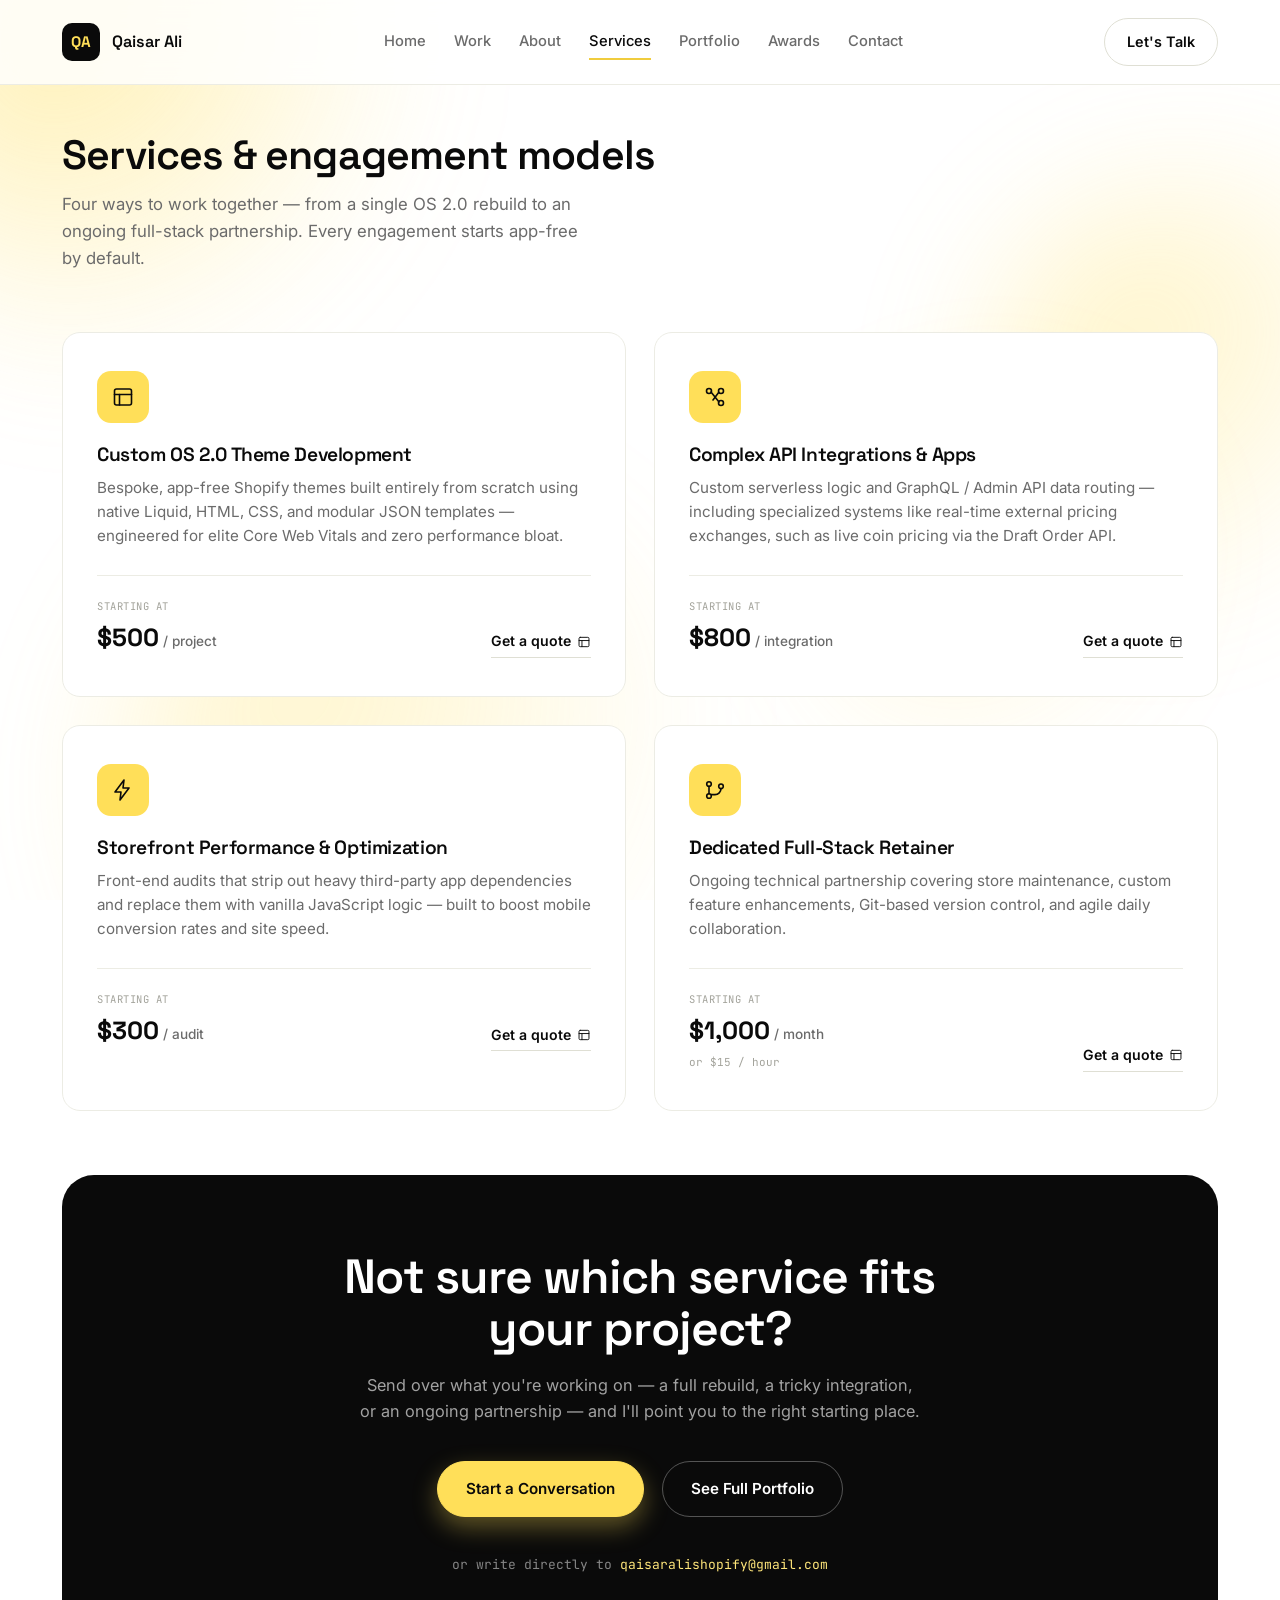
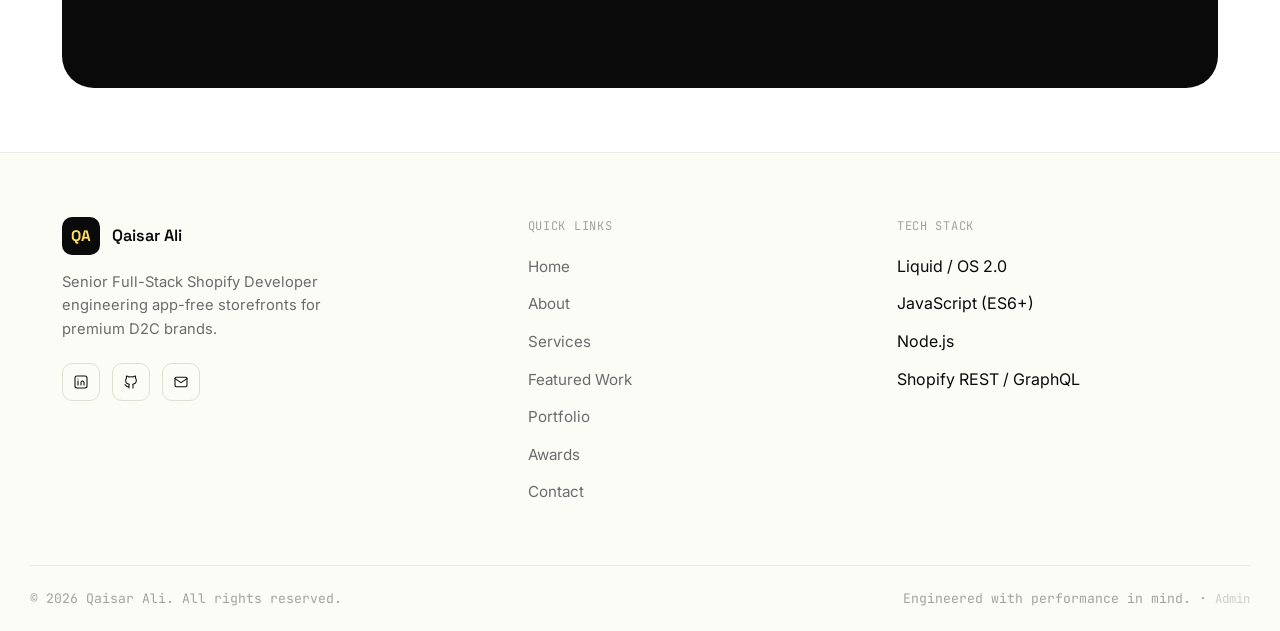
<file: qaisaraliportfolio (4)/services.html>
<!DOCTYPE html>
<html lang="en">
<head>
<meta charset="UTF-8">
<meta name="viewport" content="width=device-width, initial-scale=1.0">
<title>Services — Qaisar Ali | Senior Full-Stack Shopify Developer</title>
<meta name="description" content="Custom OS 2.0 theme development, complex API integrations, storefront performance audits, and dedicated full-stack retainers for premium Shopify brands.">

<link rel="icon" type="image/svg+xml" href="favicon.svg">

<script src="js/site-data.js"></script>

<link rel="preconnect" href="https://fonts.googleapis.com">
<link rel="preconnect" href="https://fonts.gstatic.com" crossorigin>
<link href="https://fonts.googleapis.com/css2?family=Space+Grotesk:wght@500;600;700&family=Inter:wght@400;500;600;700&family=JetBrains+Mono:wght@400;500&display=swap" rel="stylesheet">

<link rel="stylesheet" href="css/style.css">
<script>try{var _t=JSON.parse(localStorage.getItem("qa_site_data_v1")||"{}");document.documentElement.setAttribute("data-theme",_t.theme||"");}catch(e){}</script>
</head>
<body>

<div class="bg-atmosphere" aria-hidden="true">
  <span class="blob blob--1"></span>
  <span class="blob blob--2"></span>
  <span class="blob blob--3"></span>
  <span class="blob blob--4"></span>
</div>

<a href="#main" class="skip-link">Skip to content</a>

<header class="site-header" id="top">
  <div class="container header__inner">
    <a href="index.html" class="brand">
      <span class="brand__mark">QA</span>
      <span class="brand__name">Qaisar Ali</span>
    </a>

    <nav class="nav" id="siteNav">
      <a href="index.html" class="nav__link">Home</a>
      <a href="index.html#work" class="nav__link">Work</a>
      <a href="about.html" class="nav__link">About</a>
      <a href="services.html" class="nav__link is-active">Services</a>
      <a href="portfolio.html" class="nav__link">Portfolio</a>
      <a href="awards.html" class="nav__link">Awards</a>
      <a href="contact.html" class="nav__link">Contact</a>
    </nav>

    <a href="contact.html" class="btn btn--ghost nav__cta">Let's Talk</a>

    <button class="nav-toggle" id="navToggle" aria-label="Toggle menu" aria-expanded="false">
      <span></span><span></span><span></span>
    </button>
  </div>
</header>

<main id="main">

  <!-- ============ PAGE INTRO ============ -->
  <section class="page-intro reveal" id="services-intro">
    <div class="container">
      <div class="section-head">
        <h1 data-key="services.heading">Services &amp; engagement models</h1>
        <p>Four ways to work together — from a single OS 2.0 rebuild to an ongoing full-stack partnership. Every engagement starts app-free by default.</p>
      </div>
    </div>
  </section>

  <!-- ============ SERVICES GRID ============ -->
  <section class="services-page reveal" id="services-list">
    <div class="container">
      <div class="services-grid" id="servicesGridFullMount">
        <!-- rendered by site-render.js -->
        

      </div>
    </div>
  </section>

  <!-- ============ CLOSING CTA ============ -->
  <section class="cta-final reveal" id="contact-cta">
    <div class="container">
      <div class="cta-final__box">
        <div class="cta-final__glow" aria-hidden="true"></div>
        <h2>Not sure which service fits your project?</h2>
        <p>Send over what you're working on — a full rebuild, a tricky integration, or an ongoing partnership — and I'll point you to the right starting place.</p>
        <div class="cta-final__actions">
          <a href="contact.html" class="btn btn--primary">Start a Conversation</a>
          <a href="portfolio.html" class="btn btn--outline" style="border-color:rgba(255,255,255,.3); color:#fff;">See Full Portfolio</a>
        </div>
        <p class="cta-final__email">or write directly to <a href="mailto:qaisaralishopify@gmail.com">qaisaralishopify@gmail.com</a></p>
      </div>
    </div>
  </section>

</main>

<footer class="site-footer">
  <div class="container footer__inner">

    <div class="footer__brand">
      <a href="index.html" class="brand">
        <span class="brand__mark">QA</span>
        <span class="brand__name">Qaisar Ali</span>
      </a>
      <p>Senior Full-Stack Shopify Developer engineering app-free storefronts for premium D2C brands.</p>
      <div class="footer__social">
        <a data-contact="linkedin-href" href="https://www.linkedin.com/in/qaisar-ali-shopify-developer/" class="social-icon" aria-label="LinkedIn"><svg viewBox="0 0 24 24" fill="none" stroke-width="1.6" stroke-linecap="round" stroke-linejoin="round"><rect x="3" y="3" width="18" height="18" rx="3"/><path d="M7.5 10.5v6M7.5 7.5v.01M12 16.5v-3.75a2.25 2.25 0 0 1 4.5 0V16.5M12 12.75v3.75"/></svg></a>
        <a data-contact="github-href" href="https://github.com/qaisarali12" class="social-icon" aria-label="GitHub"><svg viewBox="0 0 24 24" fill="none" stroke-width="1.6" stroke-linecap="round" stroke-linejoin="round"><path d="M9 19c-4.3 1.4-4.3-2.5-6-3m12 5v-3.5c0-1 .1-1.4-.5-2 2.8-.3 5.5-1.4 5.5-6a4.6 4.6 0 0 0-1.3-3.2 4.2 4.2 0 0 0-.1-3.2s-1.1-.3-3.5 1.3a12.3 12.3 0 0 0-6.2 0C6.5 2.8 5.4 3.1 5.4 3.1a4.2 4.2 0 0 0-.1 3.2A4.6 4.6 0 0 0 4 9.5c0 4.6 2.7 5.7 5.5 6-.6.6-.6 1.2-.5 2V21"/></svg></a>
        <a href="mailto:qaisaralishopify@gmail.com" class="social-icon" aria-label="Email"><svg viewBox="0 0 24 24" fill="none" stroke-width="1.6" stroke-linecap="round" stroke-linejoin="round"><rect x="3" y="5" width="18" height="14" rx="2"/><path d="m3 7 9 6 9-6"/></svg></a>
      </div>
    </div>

    <div class="footer__nav">
      <p class="footer__heading">Quick Links</p>
      <ul class="footer__links">
        <li><a href="index.html">Home</a></li>
        <li><a href="about.html">About</a></li>
        <li><a href="services.html">Services</a></li>
        <li><a href="index.html#work">Featured Work</a></li>
        <li><a href="portfolio.html">Portfolio</a></li>
        <li><a href="awards.html">Awards</a></li>
        <li><a href="contact.html">Contact</a></li>
      </ul>
    </div>

    <div class="footer__stack">
      <p class="footer__heading">Tech Stack</p>
      <ul class="footer__links">
        <li>Liquid / OS 2.0</li>
        <li>JavaScript (ES6+)</li>
        <li>Node.js</li>
        <li>Shopify REST / GraphQL</li>
      </ul>
    </div>

  </div>

  <div class="container footer__bottom">
    <p>&copy; 2026 Qaisar Ali. All rights reserved.</p>
    <p class="footer__built">Engineered with performance in mind. · <a href="admin.html" style="color:inherit;opacity:.5;font-size:.78rem;">Admin</a></p>
  </div>
</footer>

<script src="js/site-data.js"></script>
<script src="js/site-render.js"></script>
<script src="js/main.js"></script>
</body>
</html>
</file>
<file: css/style.css>
/* ==========================================================================
   QAISAR ALI — PORTFOLIO DESIGN SYSTEM
   Shared across every page. Do not fork this file per page.
   ========================================================================== */

/* ---------- Reset ---------- */
*, *::before, *::after { box-sizing: border-box; margin: 0; padding: 0; }
html { scroll-behavior: smooth; }
@media (prefers-reduced-motion: reduce) {
  html { scroll-behavior: auto; }
}
img, svg { display: block; max-width: 100%; }
a { color: inherit; text-decoration: none; }
button { font: inherit; cursor: pointer; background: none; border: none; color: inherit; }
ul { list-style: none; }
input, textarea, select { font: inherit; }

/* ---------- Design Tokens ---------- */
:root {
  /* Core palette — locked, reused on every page */
  --color-bg: #FFFFFF;
  --color-bg-alt: #FCFCF7;
  --color-ink: #0A0A0A;
  --color-ink-soft: #16160F;
  --color-muted: #6B6B6B;
  --color-faint: #A3A39B;
  --color-line: #ECECE4;
  --color-line-strong: #DFDFD4;
  --surface-strong: #0A0A0A; /* always-dark accent blocks (CTA box, badges) in every theme */
  --surface-rgb: 255,255,255; /* header/backdrop translucency — matches --color-bg */

  --accent-50:  #FFFDF3;
  --accent-100: #FFF6D6;
  --accent-200: #FFEEA8;
  --accent-300: #FFE67A;
  --accent-400: #FFDF59; /* primary accent */
  --accent-500: #F0CC3D;
  --accent-600: #D6B324;
  --accent-700: #A98A16;
  --accent-rgb: 255,223,89;

  /* Type */
  --font-display: 'Space Grotesk', 'Helvetica Neue', Arial, sans-serif;
  --font-body: 'Inter', 'Helvetica Neue', Arial, sans-serif;
  --font-mono: 'JetBrains Mono', 'SFMono-Regular', Consolas, monospace;

  /* Layout */
  --container-w: 1220px;
  --radius-sm: 8px;
  --radius-md: 18px;
  --radius-lg: 28px;
  --ease-out: cubic-bezier(.16,.84,.44,1);
  --ease-in-out: cubic-bezier(.65,0,.35,1);

  --shadow-sm: 0 2px 10px rgba(10,10,10,.05);
  --shadow-md: 0 16px 40px rgba(10,10,10,.08);
  --shadow-accent: 0 24px 64px rgba(var(--accent-rgb),.45);
}

/* ---------- Alternate themes (toggled via [data-theme] on <html>, set by Admin Panel) ---------- */
[data-theme="midnight-blue"] {
  --color-bg: #0B1220;
  --color-bg-alt: #101A2E;
  --color-ink: #F3F6FB;
  --color-ink-soft: #E4EAF4;
  --color-muted: #9AA8C2;
  --color-faint: #7484A3;
  --color-line: #1F2C46;
  --color-line-strong: #2A3B5C;
  --surface-strong: #060A14;
  --surface-rgb: 11,18,32;

  --accent-50:  #0E1B33;
  --accent-100: #12274A;
  --accent-200: #1B3C71;
  --accent-300: #2E5FAE;
  --accent-400: #4C8DFF;
  --accent-500: #3D78E8;
  --accent-600: #2E62C9;
  --accent-700: #BFD6FF;
  --accent-rgb: 76,141,255;
}

[data-theme="charcoal-orange"] {
  --color-bg: #171513;
  --color-bg-alt: #1E1B18;
  --color-ink: #F5F1EC;
  --color-ink-soft: #E8E2DA;
  --color-muted: #ABA097;
  --color-faint: #857A70;
  --color-line: #2C2723;
  --color-line-strong: #3A332D;
  --surface-strong: #0E0C0A;
  --surface-rgb: 23,21,19;

  --accent-50:  #2B1B0F;
  --accent-100: #40230F;
  --accent-200: #6B330F;
  --accent-300: #A8480F;
  --accent-400: #FF7A33;
  --accent-500: #E8661F;
  --accent-600: #C7541A;
  --accent-700: #FFC9A8;
  --accent-rgb: 255,122,51;
}

[data-theme="emerald-dark"] {
  --color-bg: #0C1712;
  --color-bg-alt: #101F18;
  --color-ink: #EFF6F1;
  --color-ink-soft: #E1ECE5;
  --color-muted: #9DB3A7;
  --color-faint: #728C7E;
  --color-line: #1D3327;
  --color-line-strong: #274435;
  --surface-strong: #060F0A;
  --surface-rgb: 12,23,18;

  --accent-50:  #0D2318;
  --accent-100: #113321;
  --accent-200: #164F30;
  --accent-300: #1B7A44;
  --accent-400: #2ECC71;
  --accent-500: #27B563;
  --accent-600: #1E9A52;
  --accent-700: #A9EFC4;
  --accent-rgb: 46,204,113;
}

/* ---------- Base ---------- */
html, body { height: 100%; }
* { transition: background-color .4s ease, border-color .4s ease, color .4s ease; }
body {
  font-family: var(--font-body);
  background: var(--color-bg);
  color: var(--color-ink);
  font-size: 16px;
  line-height: 1.6;
  -webkit-font-smoothing: antialiased;
  overflow-x: hidden;
}

h1, h2, h3, h4 {
  font-family: var(--font-display);
  font-weight: 600;
  line-height: 1.08;
  letter-spacing: -0.02em;
  color: var(--color-ink);
}

.container {
  width: 100%;
  max-width: var(--container-w);
  margin-inline: auto;
  padding-inline: 32px;
}

.skip-link {
  position: absolute;
  left: -999px;
  top: 0;
  background: var(--surface-strong);
  color: var(--accent-400);
  padding: 12px 18px;
  z-index: 999;
  border-radius: 0 0 8px 0;
  font-family: var(--font-mono);
  font-size: 13px;
}
.skip-link:focus { left: 0; }

:focus-visible {
  outline: 2px solid var(--color-ink);
  outline-offset: 3px;
  border-radius: 4px;
}

section { position: relative; }

/* ---------- Eyebrow / section labels (signature motif) ---------- */
.eyebrow {
  display: inline-flex;
  align-items: center;
  gap: 8px;
  font-family: var(--font-mono);
  font-size: 12.5px;
  letter-spacing: 0.01em;
  color: var(--color-muted);
  background: var(--accent-50);
  border: 1px solid var(--color-line);
  padding: 5px 12px;
  border-radius: 100px;
  margin-bottom: 18px;
}
.eyebrow::before {
  content: '';
  width: 6px;
  height: 6px;
  border-radius: 50%;
  background: var(--accent-500);
  flex-shrink: 0;
}

.section-head {
  max-width: 600px;
  margin-bottom: 36px;
}
.section-head h2,
.section-head h1 {
  font-size: clamp(1.9rem, 3.2vw, 2.7rem);
  margin-bottom: 14px;
}
.section-head p {
  color: var(--color-muted);
  font-size: 1.05rem;
  max-width: 520px;
}
.section-head.center { margin-inline: auto; text-align: center; }
.section-head.center p { margin-inline: auto; }

/* ---------- Buttons ---------- */
.btn {
  display: inline-flex;
  align-items: center;
  justify-content: center;
  gap: 10px;
  font-family: var(--font-body);
  font-weight: 600;
  font-size: 0.95rem;
  padding: 15px 28px;
  border-radius: 100px;
  transition: transform .35s var(--ease-out), box-shadow .35s var(--ease-out), background-color .3s ease, color .3s ease, border-color .3s ease;
  white-space: nowrap;
}
.btn--primary {
  background: var(--accent-400);
  color: var(--surface-strong);
  border: 1px solid var(--accent-400);
  box-shadow: 0 10px 24px rgba(var(--accent-rgb),.35);
}
.btn--primary:hover {
  background: var(--accent-500);
  border-color: var(--accent-500);
  transform: translateY(-3px);
  box-shadow: 0 16px 32px rgba(var(--accent-rgb),.5);
}
.btn--outline {
  background: transparent;
  color: var(--color-ink);
  border: 1.5px solid var(--color-ink);
}
.btn--outline:hover {
  background: var(--surface-strong);
  color: var(--accent-400);
  transform: translateY(-3px);
}
.btn--ghost {
  background: transparent;
  color: var(--color-ink);
  border: 1.5px solid var(--color-line-strong);
  padding: 11px 22px;
  font-size: 0.9rem;
}
.btn--ghost:hover {
  border-color: var(--color-ink);
  background: var(--accent-50);
}
.btn--block { width: 100%; }
.btn svg { width: 17px; height: 17px; flex-shrink: 0; stroke: currentColor; }
.btn[hidden] { display: none; }

/* ---------- Ambient background atmosphere ---------- */
.bg-atmosphere {
  position: fixed;
  inset: 0;
  z-index: -1;
  overflow: hidden;
  pointer-events: none;
}
.blob {
  position: absolute;
  border-radius: 50%;
  background: radial-gradient(circle at 30% 30%, rgba(var(--accent-rgb),.9), rgba(var(--accent-rgb),0) 70%);
  filter: blur(70px);
  opacity: .55;
  will-change: transform;
}
.blob--1 { width: 560px; height: 560px; top: -160px; left: -120px; animation: drift1 26s var(--ease-in-out) infinite alternate; }
.blob--2 { width: 460px; height: 460px; top: 20%; right: -160px; opacity: .4; animation: drift2 32s var(--ease-in-out) infinite alternate; }
.blob--3 { width: 620px; height: 620px; bottom: -220px; left: 8%; opacity: .35; animation: drift3 30s var(--ease-in-out) infinite alternate; }
.blob--4 { width: 380px; height: 380px; bottom: 12%; right: 6%; opacity: .3; animation: drift1 22s var(--ease-in-out) infinite alternate-reverse; }

@keyframes drift1 {
  0%   { transform: translate(0,0) scale(1); }
  100% { transform: translate(40px,60px) scale(1.12); }
}
@keyframes drift2 {
  0%   { transform: translate(0,0) scale(1); }
  100% { transform: translate(-50px,40px) scale(0.9); }
}
@keyframes drift3 {
  0%   { transform: translate(0,0) scale(1); }
  100% { transform: translate(30px,-50px) scale(1.08); }
}
@media (prefers-reduced-motion: reduce) {
  .blob { animation: none !important; }
}

/* ---------- Header / Nav ---------- */
.site-header {
  position: sticky;
  top: 0;
  z-index: 100;
  background: rgba(var(--surface-rgb),.82);
  backdrop-filter: blur(14px);
  -webkit-backdrop-filter: blur(14px);
  border-bottom: 1px solid var(--color-line);
}
.header__inner {
  display: flex;
  align-items: center;
  justify-content: space-between;
  gap: 24px;
  height: 84px;
}
.brand {
  display: flex;
  align-items: center;
  gap: 12px;
  font-family: var(--font-display);
  font-weight: 600;
  font-size: 1.02rem;
  color: var(--color-ink);
}
.brand__mark {
  display: inline-flex;
  align-items: center;
  justify-content: center;
  width: 38px;
  height: 38px;
  border-radius: 10px;
  background: var(--surface-strong);
  color: var(--accent-400);
  font-family: var(--font-display);
  font-weight: 700;
  font-size: 0.95rem;
  letter-spacing: -0.02em;
}
.nav {
  display: flex;
  align-items: center;
  gap: 28px;
}
.nav__link {
  font-size: 0.92rem;
  font-weight: 500;
  color: var(--color-muted);
  position: relative;
  padding: 4px 0;
  transition: color .25s ease;
}
.nav__link::after {
  content: '';
  position: absolute;
  left: 0; bottom: -2px;
  width: 0;
  height: 2px;
  background: var(--accent-500);
  transition: width .3s var(--ease-out);
}
.nav__link:hover, .nav__link.is-active { color: var(--color-ink); }
.nav__link:hover::after, .nav__link.is-active::after { width: 100%; }

.nav-toggle {
  display: none;
  flex-direction: column;
  gap: 5px;
  width: 40px;
  height: 40px;
  align-items: center;
  justify-content: center;
}
.nav-toggle span {
  width: 22px;
  height: 2px;
  background: var(--color-ink);
  transition: transform .3s ease, opacity .3s ease;
}
.nav-toggle.is-open span:nth-child(1) { transform: translateY(7px) rotate(45deg); }
.nav-toggle.is-open span:nth-child(2) { opacity: 0; }
.nav-toggle.is-open span:nth-child(3) { transform: translateY(-7px) rotate(-45deg); }

/* ---------- Reveal-on-scroll ---------- */
.reveal {
  opacity: 0;
  transform: translateY(28px);
  transition: opacity .8s var(--ease-out), transform .8s var(--ease-out);
}
.reveal.is-visible { opacity: 1; transform: translateY(0); }
@media (prefers-reduced-motion: reduce) {
  .reveal { opacity: 1 !important; transform: none !important; transition: none !important; }
}

/* ---------- Hero ---------- */
.hero { padding: 56px 0 64px; }
.hero__inner {
  display: grid;
  grid-template-columns: 1.05fr 0.95fr;
  align-items: center;
  gap: 64px;
}
.hero__content > * {
  opacity: 0;
  transform: translateY(22px);
}
body.is-loaded .hero__content > * {
  animation: heroIn .85s var(--ease-out) forwards;
}
body.is-loaded .hero__content > *:nth-child(1) { animation-delay: .05s; }
body.is-loaded .hero__content > *:nth-child(2) { animation-delay: .15s; }
body.is-loaded .hero__content > *:nth-child(3) { animation-delay: .25s; }
body.is-loaded .hero__content > *:nth-child(4) { animation-delay: .35s; }
body.is-loaded .hero__content > *:nth-child(5) { animation-delay: .45s; }
body.is-loaded .hero__content > *:nth-child(6) { animation-delay: .55s; }
body.is-loaded .hero__content > *:nth-child(7) { animation-delay: .65s; }
@keyframes heroIn { to { opacity: 1; transform: translateY(0); } }

.status-pill {
  display: inline-flex;
  align-items: center;
  gap: 9px;
  font-family: var(--font-mono);
  font-size: 12.5px;
  color: var(--color-ink);
  background: var(--accent-100);
  border: 1px solid var(--accent-300);
  padding: 7px 14px 7px 10px;
  border-radius: 100px;
  margin-bottom: 22px;
}
.status-dot {
  position: relative;
  width: 7px; height: 7px;
  border-radius: 50%;
  background: var(--accent-600);
}
.status-dot::after {
  content: '';
  position: absolute;
  inset: -5px;
  border-radius: 50%;
  border: 1.5px solid var(--accent-500);
  animation: pulseRing 2.4s var(--ease-in-out) infinite;
}
@keyframes pulseRing {
  0% { transform: scale(.6); opacity: .8; }
  100% { transform: scale(1.7); opacity: 0; }
}
@media (prefers-reduced-motion: reduce) { .status-dot::after { animation: none; } }

.hero__name {
  font-size: clamp(2.6rem, 5.2vw, 4.4rem);
  margin-bottom: 10px;
}
.hero__title {
  font-family: var(--font-display);
  font-size: clamp(1.1rem, 1.7vw, 1.4rem);
  font-weight: 500;
  color: var(--color-ink-soft);
  margin-bottom: 16px;
}
.hero__tagline {
  font-size: 1.15rem;
  font-weight: 500;
  color: var(--color-ink);
  border-left: 3px solid var(--accent-400);
  padding-left: 16px;
  margin-bottom: 18px;
  font-style: italic;
}
.hero__desc {
  color: var(--color-muted);
  font-size: 1rem;
  max-width: 480px;
  margin-bottom: 34px;
}
.hero__actions {
  display: flex;
  gap: 16px;
  flex-wrap: wrap;
  margin-bottom: 38px;
}
.hero__tech {
  display: flex;
  flex-wrap: wrap;
  gap: 10px 22px;
  font-family: var(--font-mono);
  font-size: 12px;
  color: var(--color-faint);
}
.hero__tech span::before { content: '// '; color: var(--accent-500); }

/* Portrait — sized like a standard platform profile photo (square, circular,
   ~260px), not an oversized banner image. */
.hero__media { display: flex; justify-content: center; }
.portrait { position: relative; width: min(100%, 260px); }
.portrait__frame {
  position: relative;
  aspect-ratio: 1 / 1;
  border-radius: 50%;
  border: 1px solid var(--color-line-strong);
  background: linear-gradient(160deg, #12120C 0%, #0A0A0A 60%);
  opacity: 0;
  transform: scale(.9);
}
body.is-loaded .portrait__frame {
  animation: avatarReveal .9s var(--ease-out) forwards;
  animation-delay: .3s;
}
@keyframes avatarReveal {
  to { opacity: 1; transform: scale(1); }
}
.portrait__glow {
  position: absolute;
  inset: -30%;
  background: radial-gradient(circle at 50% 30%, rgba(var(--accent-rgb),.55), transparent 65%);
  filter: blur(40px);
  opacity: 0;
  transition: opacity 1s ease;
}
body.is-loaded .portrait__glow { opacity: .8; transition-delay: .6s; }
.portrait__inner {
  position: absolute;
  inset: 0;
  border-radius: 50%;
  overflow: hidden;
  display: flex;
  align-items: center;
  justify-content: center;
}
.portrait__mono {
  font-family: var(--font-display);
  font-weight: 700;
  font-size: clamp(2.6rem, 6vw, 3.4rem);
  color: var(--accent-400);
  letter-spacing: -0.03em;
  opacity: .92;
  position: relative;
  z-index: 2;
}
.portrait__grid {
  position: absolute;
  inset: 0;
  width: 100%;
  height: 100%;
  opacity: .16;
}
.corner {
  position: absolute;
  width: 18px;
  height: 18px;
  border-color: var(--accent-400);
  border-style: solid;
  border-width: 0;
  opacity: 0;
  transition: opacity .6s ease;
}
body.is-loaded .corner { opacity: 1; transition-delay: .9s; }
.corner--tl { top: -6px; left: -6px; border-top-width: 2px; border-left-width: 2px; border-radius: 6px 0 0 0; }
.corner--tr { top: -6px; right: -6px; border-top-width: 2px; border-right-width: 2px; border-radius: 0 6px 0 0; }
.corner--bl { bottom: -6px; left: -6px; border-bottom-width: 2px; border-left-width: 2px; border-radius: 0 0 0 6px; }
.corner--br { bottom: -6px; right: -6px; border-bottom-width: 2px; border-right-width: 2px; border-radius: 0 0 6px 0; }

.portrait__caption {
  display: block;
  text-align: center;
  font-family: var(--font-mono);
  font-size: 11.5px;
  color: var(--color-faint);
  margin-top: 18px;
  letter-spacing: 0.02em;
}

/* ---------- Stats ---------- */
.stats { padding: 0 0 56px; }
.stats__grid {
  display: grid;
  grid-template-columns: repeat(4, 1fr);
  gap: 20px;
}
.stat-card {
  position: relative;
  background: var(--color-bg-alt);
  border: 1px solid var(--color-line);
  border-radius: var(--radius-md);
  padding: 32px 24px;
  transition: border-color .35s ease, transform .35s var(--ease-out), box-shadow .35s ease;
}
.stat-card:hover {
  border-color: var(--accent-400);
  transform: translateY(-4px);
  box-shadow: var(--shadow-md);
}
.stat-card__corner {
  position: absolute;
  width: 16px; height: 16px;
  border-color: var(--accent-500);
  border-style: solid;
  border-width: 0;
  opacity: .7;
}
.stat-card__corner.tl { top: 10px; left: 10px; border-top-width: 1.5px; border-left-width: 1.5px; }
.stat-card__corner.br { bottom: 10px; right: 10px; border-bottom-width: 1.5px; border-right-width: 1.5px; }
.stat-card__number {
  display: block;
  font-family: var(--font-mono);
  font-weight: 500;
  font-size: clamp(2.2rem, 3.4vw, 2.8rem);
  color: var(--color-ink);
  margin-bottom: 6px;
}
.stat-card__label {
  display: block;
  font-size: 0.9rem;
  color: var(--color-muted);
  font-weight: 500;
}
.reveal.stats__grid .stat-card,
.stats__grid .stat-card { transition-delay: 0s; }
.stats__grid .stat-card:nth-child(1) { transition-delay: .05s; }
.stats__grid .stat-card:nth-child(2) { transition-delay: .15s; }
.stats__grid .stat-card:nth-child(3) { transition-delay: .25s; }
.stats__grid .stat-card:nth-child(4) { transition-delay: .35s; }

/* ---------- Services ---------- */
.services { padding: 8px 0 56px; }
.services__grid {
  display: grid;
  grid-template-columns: repeat(3, 1fr);
  gap: 24px;
}
.service-card {
  background: var(--color-bg);
  border: 1px solid var(--color-line);
  border-radius: var(--radius-md);
  padding: 34px 28px;
  transition: transform .4s var(--ease-out), box-shadow .4s ease, border-color .4s ease;
}
.service-card:hover {
  transform: translateY(-6px);
  box-shadow: var(--shadow-md);
  border-color: var(--color-line-strong);
}
.service-card__icon {
  width: 52px; height: 52px;
  border-radius: 14px;
  background: var(--accent-400);
  display: flex; align-items: center; justify-content: center;
  margin-bottom: 22px;
  transition: transform .4s var(--ease-out);
}
.service-card:hover .service-card__icon { transform: rotate(-6deg) scale(1.05); }
.service-card__icon svg { width: 24px; height: 24px; stroke: var(--surface-strong); }
.service-card h3 {
  font-size: 1.2rem;
  margin-bottom: 10px;
}
.service-card p { color: var(--color-muted); font-size: 0.95rem; }
.service-card:nth-child(1) { transition-delay: .05s; }
.service-card:nth-child(2) { transition-delay: .16s; }
.service-card:nth-child(3) { transition-delay: .27s; }
.service-card:nth-child(4) { transition-delay: .38s; }

/* ---------- Featured Work ---------- */
.work { padding: 8px 0 56px; }
.work__grid {
  display: grid;
  grid-template-columns: repeat(3, 1fr);
  gap: 24px;
  margin-bottom: 48px;
}
.work-card {
  position: relative;
  border-radius: var(--radius-md);
  overflow: hidden;
  border: 1px solid var(--color-line);
  background: var(--surface-strong);
  aspect-ratio: 4/5;
  display: block;
}
.work-card__media {
  position: absolute; inset: 0;
  transition: transform .7s var(--ease-out);
}
.work-card:hover .work-card__media { transform: scale(1.08); }
.work-card__overlay {
  position: absolute; inset: 0;
  background: linear-gradient(0deg, rgba(0,0,0,.78) 0%, rgba(0,0,0,.15) 45%, rgba(0,0,0,0) 65%);
  display: flex;
  flex-direction: column;
  justify-content: flex-end;
  padding: 26px;
}
.work-card__tag {
  font-family: var(--font-mono);
  font-size: 11.5px;
  color: var(--accent-400);
  margin-bottom: 8px;
  letter-spacing: .02em;
}
.work-card__title {
  font-family: var(--font-display);
  color: #fff;
  font-size: 1.3rem;
  font-weight: 600;
  display: flex;
  align-items: center;
  justify-content: space-between;
  gap: 10px;
}
.work-card__arrow {
  width: 34px; height: 34px;
  border-radius: 50%;
  background: var(--accent-400);
  display: flex; align-items: center; justify-content: center;
  flex-shrink: 0;
  transform: translate(-6px,6px) rotate(-45deg);
  opacity: 0;
  transition: all .4s var(--ease-out);
}
.work-card:hover .work-card__arrow { opacity: 1; transform: translate(0,0) rotate(0deg); }
.work-card__arrow svg { width: 16px; height: 16px; stroke: var(--surface-strong); }

/* thumbnail art variants — abstract, on-brand placeholders */
.thumb--marque {
  background:
    repeating-linear-gradient(115deg, rgba(var(--accent-rgb),.16) 0 2px, transparent 2px 26px),
    linear-gradient(135deg, #171710 0%, #0A0A0A 55%, #201d10 100%);
}
.thumb--wilden {
  background:
    radial-gradient(circle at 30% 25%, rgba(var(--accent-rgb),.5), transparent 45%),
    radial-gradient(circle at 75% 70%, rgba(var(--accent-rgb),.25), transparent 50%),
    linear-gradient(160deg, #12120C 0%, #0A0A0A 70%);
}
.thumb--gull {
  background-image:
    radial-gradient(rgba(var(--accent-rgb),.55) 1.4px, transparent 1.4px);
  background-size: 16px 16px;
  background-position: 0 0;
  background-color: #0A0A0A;
}
.work__cta { display: flex; justify-content: center; }

/* ---------- Testimonials ---------- */
.testimonials { padding: 8px 0 56px; }
.testimonial-slider { position: relative; max-width: 780px; margin-inline: auto; }
.testimonial-track {
  overflow: hidden;
  border-radius: var(--radius-lg);
}
.testimonial-track__inner {
  display: flex;
  transition: transform .6s var(--ease-in-out);
}
.testimonial-card {
  flex: 0 0 100%;
  background: var(--color-bg-alt);
  border: 1px solid var(--color-line);
  border-radius: var(--radius-lg);
  padding: 48px 44px;
  text-align: center;
}
.testimonial-card__quote {
  font-family: var(--font-display);
  font-size: clamp(1.15rem, 2vw, 1.45rem);
  font-weight: 500;
  line-height: 1.5;
  color: var(--color-ink);
  margin-bottom: 26px;
}
.testimonial-card__quote::before { content: '\201C'; color: var(--accent-500); }
.testimonial-card__quote::after { content: '\201D'; color: var(--accent-500); }
.testimonial-card__author { font-weight: 600; font-size: .95rem; }
.testimonial-card__role { color: var(--color-muted); font-size: .88rem; margin-top: 2px; }
.testimonial-nav {
  display: flex;
  align-items: center;
  justify-content: center;
  gap: 22px;
  margin-top: 30px;
}
.testimonial-arrow {
  width: 40px; height: 40px;
  border-radius: 50%;
  border: 1.5px solid var(--color-line-strong);
  display: flex; align-items: center; justify-content: center;
  transition: border-color .3s ease, background .3s ease;
}
.testimonial-arrow:hover { border-color: var(--color-ink); background: var(--accent-50); }
.testimonial-arrow svg { width: 16px; height: 16px; stroke: var(--color-ink); }
.testimonial-dots { display: flex; gap: 9px; }
.testimonial-dot {
  width: 8px; height: 8px;
  border-radius: 50%;
  background: var(--color-line-strong);
  transition: background .3s ease, transform .3s ease;
}
.testimonial-dot.is-active { background: var(--accent-500); transform: scale(1.25); }

/* ---------- Partners marquee ---------- */
.partners { padding: 8px 0 56px; }
.partners__head { text-align: center; margin-bottom: 36px; }
.partners__head .eyebrow { margin-bottom: 0; }
.marquee {
  overflow: hidden;
  -webkit-mask-image: linear-gradient(90deg, transparent, #000 8%, #000 92%, transparent);
  mask-image: linear-gradient(90deg, transparent, #000 8%, #000 92%, transparent);
}
.marquee__track {
  display: flex;
  width: max-content;
  gap: 64px;
  animation: marqueeScroll 32s linear infinite;
}
.marquee:hover .marquee__track { animation-play-state: paused; }
@keyframes marqueeScroll {
  from { transform: translateX(0); }
  to { transform: translateX(-50%); }
}
.marquee__item {
  font-family: var(--font-display);
  font-weight: 600;
  font-size: 1.35rem;
  color: var(--color-faint);
  letter-spacing: 0.01em;
  white-space: nowrap;
  transition: color .3s ease;
}
.marquee__item:hover { color: var(--color-ink); }
@media (prefers-reduced-motion: reduce) {
  .marquee__track { animation: none; overflow-x: auto; }
}

/* ---------- Closing CTA ---------- */
.cta-final { padding: 8px 0 64px; }
.cta-final__box {
  position: relative;
  background: var(--surface-strong);
  border-radius: 32px;
  padding: 76px 48px;
  text-align: center;
  overflow: hidden;
}
.cta-final__glow {
  position: absolute;
  width: 550px; height: auto;
  background: radial-gradient(circle, rgba(var(--accent-rgb),.35), transparent 70%);
  filter: blur(60px);
  top: -180px; left: 50%;
  transform: translateX(-50%);
}
.cta-final__box .eyebrow {
  background: rgba(var(--accent-rgb),.12);
  border-color: rgba(var(--accent-rgb),.3);
  color: var(--accent-300);
  position: relative; z-index: 2;
}
.cta-final h2 {
  color: #fff;
  font-size: clamp(2rem, 4vw, 3rem);
  max-width: 680px;
  margin: 0 auto 18px;
  position: relative; z-index: 2;
}
.cta-final p {
  color: rgba(255,255,255,.62);
  max-width: 560px;
  margin: 0 auto 36px;
  font-size: 1.02rem;
  position: relative; z-index: 2;
}
.cta-final__actions {
  display: flex;
  gap: 18px;
  justify-content: center;
  flex-wrap: wrap;
  position: relative; z-index: 2;
}
.cta-final__box .cta-final__email {
  margin-top: 38px;
  font-family: var(--font-mono);
  font-size: 13px;
  color: rgba(255,255,255,.5);
  position: relative; z-index: 2;
}
.cta-final__email a { color: var(--accent-300); }
.cta-final__email a:hover { text-decoration: underline; }

/* ---------- Footer ---------- */
.site-footer {
  border-top: 1px solid var(--color-line);
  padding-top: 64px;
  background: var(--color-bg-alt);
}
.footer__inner {
  display: grid;
  grid-template-columns: 1.3fr 1fr 1fr;
  gap: 48px;
  padding-bottom: 48px;
}
.footer__brand .brand { margin-bottom: 16px; }
.footer__brand p {
  color: var(--color-muted);
  font-size: .92rem;
  max-width: 320px;
  margin-bottom: 22px;
}
.footer__social { display: flex; gap: 12px; }
.social-icon {
  width: 38px; height: 38px;
  border-radius: 10px;
  border: 1px solid var(--color-line-strong);
  display: flex; align-items: center; justify-content: center;
  transition: background .3s ease, border-color .3s ease, transform .3s var(--ease-out);
}
.social-icon:hover { background: var(--accent-400); border-color: var(--accent-400); transform: translateY(-3px); }
.social-icon:hover svg { stroke: var(--surface-strong); }
.social-icon svg { width: 16px; height: 16px; stroke: var(--color-ink); }
.footer__heading {
  font-family: var(--font-mono);
  font-size: 12px;
  color: var(--color-faint);
  text-transform: uppercase;
  letter-spacing: .06em;
  margin-bottom: 18px;
}
.footer__links li { margin-bottom: 12px; }
.footer__links a {
  color: var(--color-muted);
  font-size: .95rem;
  transition: color .25s ease;
}
.footer__links a:hover { color: var(--color-ink); }
.footer__bottom {
  border-top: 1px solid var(--color-line);
  padding: 22px 0;
  display: flex;
  justify-content: space-between;
  flex-wrap: wrap;
  gap: 10px;
}
.footer__bottom p {
  font-size: .82rem;
  color: var(--color-faint);
  font-family: var(--font-mono);
}

/* ---------- Page intro (interior pages) ---------- */
.page-intro { padding: 48px 0 8px; }
.page-intro .section-head { margin-bottom: 44px; }

/* ---------- Filter tabs ---------- */
.filter-tabs {
  position: relative;
  display: inline-flex;
  flex-wrap: wrap;
  gap: 2px;
  background: var(--color-bg-alt);
  border: 1px solid var(--color-line);
  border-radius: 100px;
  padding: 6px;
  margin-bottom: 52px;
}
.filter-tabs__highlight {
  position: absolute;
  top: 0;
  left: 0;
  height: 0;
  width: 0;
  background: var(--accent-400);
  border-radius: 100px;
  transition: transform .45s var(--ease-out), width .45s var(--ease-out), height .45s var(--ease-out);
  box-shadow: 0 8px 22px rgba(var(--accent-rgb),.45);
  z-index: 0;
}
.filter-tab {
  position: relative;
  z-index: 1;
  padding: 11px 22px;
  font-size: 0.88rem;
  font-weight: 600;
  color: var(--color-muted);
  border-radius: 100px;
  white-space: nowrap;
  transition: color .35s ease;
}
.filter-tab:hover { color: var(--color-ink); }
.filter-tab.is-active { color: var(--surface-strong); }

/* ---------- Portfolio grid ---------- */
.portfolio { padding: 0 0 56px; }
.portfolio-grid {
  display: grid;
  grid-template-columns: repeat(auto-fit, minmax(320px, 1fr));
  gap: 28px;
}
.portfolio-card {
  display: block;
  width: 100%;
  text-align: left;
  background: var(--color-bg);
  border: 1px solid var(--color-line);
  border-radius: var(--radius-md);
  overflow: hidden;
  transition: opacity .5s var(--ease-out), transform .5s var(--ease-out),
              border-color .4s ease, box-shadow .4s ease;
}
.portfolio-card:hover {
  transform: translateY(-6px);
  border-color: var(--accent-400);
  box-shadow: 0 22px 50px rgba(var(--accent-rgb),.3);
}
.portfolio-card:focus-visible { transform: translateY(-6px); border-color: var(--accent-400); }
.portfolio-card.is-filtered-out {
  opacity: 0;
  transform: scale(.94) translateY(10px);
  pointer-events: none;
}
.portfolio-card__media {
  position: relative;
  aspect-ratio: 4 / 3;
  overflow: hidden;
}
.thumb-fill {
  position: absolute;
  inset: 0;
  transition: transform .7s var(--ease-out);
}
.portfolio-card:hover .thumb-fill { transform: scale(1.08); }
.portfolio-card__view {
  position: absolute;
  bottom: 14px;
  right: 14px;
  width: 38px;
  height: 38px;
  border-radius: 50%;
  background: var(--accent-400);
  display: flex;
  align-items: center;
  justify-content: center;
  opacity: 0;
  transform: translateY(8px);
  transition: all .4s var(--ease-out);
}
.portfolio-card:hover .portfolio-card__view,
.portfolio-card:focus-visible .portfolio-card__view { opacity: 1; transform: translateY(0); }
.portfolio-card__view svg { width: 16px; height: 16px; stroke: var(--surface-strong); }
.portfolio-card__body { padding: 22px 22px 26px; }
.portfolio-card__tag {
  display: inline-block;
  font-family: var(--font-mono);
  font-size: 11.5px;
  color: var(--accent-700);
  background: var(--accent-50);
  border: 1px solid var(--accent-200);
  padding: 4px 10px;
  border-radius: 100px;
  margin-bottom: 14px;
}
.portfolio-card__title { font-size: 1.25rem; margin-bottom: 8px;     min-height: 3rem;
    max-height: 4.5rem;
    display: -webkit-box;
    -webkit-line-clamp: 2;
    -webkit-box-orient: vertical;
    overflow: hidden;}
.portfolio-card__desc { color: var(--color-muted); font-size: .92rem; line-height: 1.55;
                          min-height: 3rem;
    max-height: 4.5rem;
    display: -webkit-box;
    -webkit-line-clamp: 3;
    -webkit-box-orient: vertical;
    overflow: hidden;
                      }

/* ---------- Lightbox ---------- */
.lightbox {
  position: fixed;
  inset: 0;
  z-index: 300;
  display: flex;
  align-items: center;
  justify-content: center;
  padding: 24px;
  opacity: 0;
  pointer-events: none;
  transition: opacity .4s ease;
}
.lightbox.is-open { opacity: 1; pointer-events: auto; }
.lightbox__backdrop {
  position: absolute;
  inset: 0;
  background: rgba(10,10,10,.72);
  backdrop-filter: blur(8px);
  -webkit-backdrop-filter: blur(8px);
}
.lightbox__panel {
  position: relative;
  width: 100%;
  max-width: 760px;
  max-height: 88vh;
  overflow-y: auto;
  background: var(--color-bg);
  border-radius: 26px;
  transform: scale(.94) translateY(14px);
  transition: transform .45s var(--ease-out);
  box-shadow: 0 40px 90px rgba(0,0,0,.35);
}
.lightbox.is-open .lightbox__panel { transform: scale(1) translateY(0); }
.lightbox__close {
  position: absolute;
  top: 16px;
  right: 16px;
  z-index: 2;
  width: 40px;
  height: 40px;
  border-radius: 50%;
  background: rgba(var(--surface-rgb),.92);
  border: 1px solid var(--color-line-strong);
  display: flex;
  align-items: center;
  justify-content: center;
  transition: background .3s ease, transform .35s var(--ease-out);
}
.lightbox__close:hover { background: var(--accent-400); transform: rotate(90deg); }
.lightbox__close:hover svg { stroke: var(--surface-strong); }
.lightbox__close svg { width: 18px; height: 18px; stroke: var(--color-ink); }
.lightbox__media-wrap { position: relative; }
.lightbox__media {
  position: relative;
  aspect-ratio: 16 / 10;
  overflow: hidden;
  border-radius: 26px 26px 0 0;
  background-color: var(--color-bg-alt);
}
.lightbox__gallery {
  display: flex;
  gap: 10px;
  padding: 14px 38px 0;
  overflow-x: auto;
}
.lightbox__thumb {
  flex: 0 0 auto;
  width: 56px;
  height: 56px;
  border-radius: 10px;
  border: 2px solid transparent;
  background-size: cover;
  background-position: center;
  opacity: .55;
  transition: opacity .25s ease, border-color .25s ease;
}
.lightbox__thumb:hover { opacity: .85; }
.lightbox__thumb.is-active { opacity: 1; border-color: var(--accent-400); }
.lightbox__body { padding: 34px 38px 40px; }
.lightbox__tag {
  display: inline-block;
  font-family: var(--font-mono);
  font-size: 11.5px;
  color: var(--accent-700);
  background: var(--accent-50);
  border: 1px solid var(--accent-200);
  padding: 4px 10px;
  border-radius: 100px;
  margin-bottom: 16px;
}
.lightbox__body h3 { font-size: 1.7rem; margin-bottom: 14px; }
.lightbox__body p { color: var(--color-muted); font-size: 1rem; line-height: 1.7; margin-bottom: 24px; }
.lightbox__tags { display: flex; flex-wrap: wrap; gap: 8px; }
.lightbox__tag-pill {
  font-family: var(--font-mono);
  font-size: 11px;
  color: var(--color-muted);
  border: 1px solid var(--color-line-strong);
  padding: 5px 12px;
  border-radius: 100px;
}
/* Overlaid on the main image itself so it's visible the instant the popup
   opens — no scrolling needed to find it. */
.lightbox__live-link {
  position: absolute;
  left: 16px;
  bottom: 16px;
  z-index: 2;
  padding: 11px 20px;
  font-size: .85rem;
  box-shadow: 0 10px 26px rgba(0,0,0,.4);
}
.lightbox__live-link svg { width: 16px; height: 16px; stroke: currentColor; }
.lightbox__gallery[hidden], .lightbox__live-link[hidden] { display: none; }
body.lightbox-open { overflow: hidden; }

@media (prefers-reduced-motion: reduce) {
  .lightbox, .lightbox__panel, .portfolio-card, .thumb-fill, .filter-tabs__highlight {
    transition: none !important;
  }
}

/* ---------- About: Story ---------- */
.story { padding: 8px 0 56px; }
.story__grid {
  display: grid;
  grid-template-columns: 0.85fr 1.15fr;
  gap: 64px;
  align-items: start;
}
.facts-card {
  position: relative;
  background: var(--color-bg-alt);
  border: 1px solid var(--color-line);
  border-radius: var(--radius-lg);
  padding: 38px 32px;
}
.facts-card__row {
  display: flex;
  justify-content: space-between;
  align-items: baseline;
  gap: 16px;
  padding: 16px 0;
  border-bottom: 1px solid var(--color-line);
}
.facts-card__row:first-child { padding-top: 0; }
.facts-card__row:last-child { border-bottom: none; padding-bottom: 0; }
.facts-card__label {
  font-family: var(--font-mono);
  font-size: 11px;
  color: var(--color-faint);
  text-transform: uppercase;
  letter-spacing: 0.05em;
}
.facts-card__value {
  font-weight: 600;
  font-size: 0.95rem;
  color: var(--color-ink);
  text-align: right;
}
.facts-card__value a {
  color: inherit;
  border-bottom: 1px solid var(--color-line-strong);
  transition: color .3s ease, border-color .3s ease;
}
.facts-card__value a:hover { color: var(--accent-700); border-color: var(--accent-500); }
.story__text p {
  color: var(--color-muted);
  font-size: 1.03rem;
  line-height: 1.8;
  margin-bottom: 22px;
}
.story__text p:last-child { margin-bottom: 0; }
.pull-quote {
  font-family: var(--font-display);
  font-size: clamp(1.2rem, 2vw, 1.5rem);
  font-weight: 500;
  font-style: italic;
  color: var(--color-ink);
  border-left: 3px solid var(--accent-400);
  padding-left: 22px;
  margin: 34px 0;
  line-height: 1.5;
}

/* ---------- About: Timeline ---------- */
.timeline-section { padding: 8px 0 56px; }
.timeline { position: relative; max-width: 720px; }
.timeline__line {
  position: absolute;
  left: 13px;
  top: 4px;
  bottom: 4px;
  width: 2px;
  background: linear-gradient(to bottom, var(--accent-400), var(--color-line) 88%);
  transform: scaleY(0);
  transform-origin: top;
  transition: transform 1.6s var(--ease-out);
}
.timeline.is-visible .timeline__line { transform: scaleY(1); }
.timeline-item {
  position: relative;
  display: flex;
  gap: 28px;
  padding-bottom: 44px;
}
.timeline-item:last-child { padding-bottom: 0; }
.timeline-item__dot {
  position: relative;
  flex-shrink: 0;
  width: 28px;
  height: 28px;
  border-radius: 50%;
  background: var(--color-bg);
  border: 2px solid var(--accent-400);
  display: flex;
  align-items: center;
  justify-content: center;
  z-index: 1;
}
.timeline-item__dot::after {
  content: '';
  width: 8px;
  height: 8px;
  border-radius: 50%;
  background: var(--accent-500);
}
.timeline-item__dot.is-current::before {
  content: '';
  position: absolute;
  inset: -6px;
  border-radius: 50%;
  border: 1.5px solid var(--accent-400);
  animation: pulseRing 2.4s var(--ease-in-out) infinite;
}
.timeline-item__content { padding-top: 1px; }
.timeline-item__label {
  display: block;
  font-family: var(--font-mono);
  font-size: 11px;
  color: var(--accent-700);
  margin-bottom: 6px;
  letter-spacing: 0.03em;
}
.timeline-item__content h3 { font-size: 1.15rem; margin-bottom: 8px; }
.timeline-item__content p { color: var(--color-muted); font-size: 0.92rem; max-width: 460px; }

/* ---------- About: Skills ---------- */
.skills-section { padding: 8px 0 56px; }
.skills-card {
  position: relative;
  max-width: 720px;
  margin-inline: auto;
  background: var(--color-bg);
  border: 1px solid var(--color-line);
  border-radius: var(--radius-lg);
  padding: 46px 42px;
}
.skill-row { margin-bottom: 30px; }
.skill-row:last-child { margin-bottom: 0; }
.skill-row__head {
  display: flex;
  justify-content: space-between;
  align-items: baseline;
  margin-bottom: 11px;
}
.skill-row__name { font-weight: 600; font-size: 0.98rem; color: var(--color-ink); }
.skill-row__value { font-family: var(--font-mono); font-size: 0.88rem; color: var(--accent-700); }
.skill-row__track {
  height: 10px;
  border-radius: 100px;
  background: var(--color-bg-alt);
  border: 1px solid var(--color-line);
  overflow: hidden;
}
.skill-row__fill {
  display: block;
  height: 100%;
  width: 0%;
  border-radius: 100px;
  background: linear-gradient(90deg, var(--accent-300), var(--accent-500));
  transition: width 1.5s var(--ease-out);
}

@media (prefers-reduced-motion: reduce) {
  .timeline__line, .skill-row__fill { transition: none !important; }
}

/* ---------- Services page ---------- */
.services-page { padding: 8px 0 56px; }
.services-grid {
  display: grid;
  grid-template-columns: repeat(2, 1fr);
  gap: 28px;
}
.services-grid .service-card { padding: 38px 34px; }
.service-card__price-row {
  margin-top: 26px;
  padding-top: 22px;
  border-top: 1px solid var(--color-line);
  display: flex;
  align-items: flex-end;
  justify-content: space-between;
  gap: 16px;
  flex-wrap: wrap;
}
.service-card__price {
  display: flex;
  flex-direction: column;
}
.service-card__price-label {
  display: block;
  font-family: var(--font-mono);
  font-size: 10.5px;
  color: var(--color-faint);
  text-transform: uppercase;
  letter-spacing: 0.05em;
  margin-bottom: 4px;
}
.service-card__price-value {
  display: block;
  font-family: var(--font-display);
  font-weight: 700;
  font-size: 1.55rem;
  color: var(--color-ink);
}
.service-card__price-value span {
  font-family: var(--font-body);
  font-weight: 500;
  font-size: 0.85rem;
  color: var(--color-muted);
}
.service-card__price-note {
  display: block;
  font-family: var(--font-mono);
  font-size: 11px;
  color: var(--color-faint);
  margin-top: 3px;
}
.service-card__link {
  display: inline-flex;
  align-items: center;
  gap: 6px;
  font-weight: 600;
  font-size: 0.88rem;
  color: var(--color-ink);
  padding-bottom: 4px;
  border-bottom: 1.5px solid var(--color-line-strong);
  transition: border-color .3s ease, color .3s ease;
}
.service-card__link svg {
  width: 14px;
  height: 14px;
  stroke: currentColor;
  transition: transform .35s var(--ease-out);
}
.service-card__link:hover { border-color: var(--accent-500); color: var(--accent-700); }
.service-card__link:hover svg { transform: translate(3px, -3px); }

/* ---------- Awards & Achievements ---------- */
.achievements-section { padding: 8px 0 56px; }
.achievements-timeline { position: relative; max-width: 820px; }
.achievements-timeline__line {
  position: absolute;
  left: 31px;
  top: 6px;
  bottom: 6px;
  width: 2px;
  background: linear-gradient(to bottom, var(--accent-400), var(--color-line) 88%);
  transform: scaleY(0);
  transform-origin: top;
  transition: transform 1.6s var(--ease-out);
}
.achievements-timeline.is-visible .achievements-timeline__line { transform: scaleY(1); }

.achievement-card {
  position: relative;
  display: flex;
  gap: 32px;
  padding-bottom: 52px;
}
.achievement-card:last-child { padding-bottom: 0; }
.achievement-card__badge {
  position: relative;
  z-index: 1;
  flex-shrink: 0;
  width: 64px;
  height: 64px;
  border-radius: 18px;
  background: var(--accent-400);
  display: flex;
  align-items: center;
  justify-content: center;
  box-shadow: 0 14px 30px rgba(var(--accent-rgb),.42);
}
.achievement-card__badge svg { width: 28px; height: 28px; stroke: var(--surface-strong); }
.achievement-card__index {
  position: absolute;
  bottom: -8px;
  right: -8px;
  width: 24px;
  height: 24px;
  border-radius: 50%;
  background: var(--surface-strong);
  color: var(--accent-400);
  font-family: var(--font-mono);
  font-size: 10.5px;
  display: flex;
  align-items: center;
  justify-content: center;
  border: 2px solid var(--color-bg);
}
.achievement-card__content {
  position: relative;
  flex: 1;
  background: var(--color-bg-alt);
  border: 1px solid var(--color-line);
  border-radius: var(--radius-md);
  padding: 30px 32px;
  transition: border-color .4s ease, box-shadow .4s ease, transform .4s var(--ease-out);
}
.achievement-card__content:hover {
  border-color: var(--accent-400);
  box-shadow: 0 20px 45px rgba(var(--accent-rgb),.22);
  transform: translateY(-4px);
}
.achievement-card__head {
  display: flex;
  justify-content: space-between;
  align-items: flex-start;
  gap: 16px;
  flex-wrap: wrap;
  margin-bottom: 14px;
}
.achievement-card__head h3 { font-size: 1.25rem; }
.achievement-card__year {
  flex-shrink: 0;
  font-family: var(--font-mono);
  font-size: 11.5px;
  color: var(--accent-700);
  background: var(--accent-50);
  border: 1px solid var(--accent-200);
  padding: 5px 12px;
  border-radius: 100px;
  white-space: nowrap;
}
.achievement-card__represents {
  display: flex;
  align-items: baseline;
  gap: 8px;
  margin-bottom: 16px;
  flex-wrap: wrap;
}
.achievement-card__represents-label {
  font-family: var(--font-mono);
  font-size: 10.5px;
  color: var(--color-faint);
  text-transform: uppercase;
  letter-spacing: 0.05em;
}
.achievement-card__represents-value { font-size: 0.9rem; font-weight: 600; color: var(--color-ink); }
.achievement-card__represents-value a { color: #fbda52; text-decoration: none; }
.achievement-card__represents-value a:hover { text-decoration: underline; }
.achievement-card__desc { color: var(--color-muted); font-size: 0.96rem; line-height: 1.7; }

@media (prefers-reduced-motion: reduce) {
  .achievements-timeline__line { transition: none !important; }
}

/* ---------- Contact ---------- */
.contact-section { padding: 8px 0 64px; }
.contact-card .status-pill { margin-bottom: 26px; }
.contact-card__social {
  display: flex;
  gap: 10px;
  margin-top: 24px;
  padding-top: 22px;
  border-top: 1px solid var(--color-line);
}
.contact-card__note {
  display: block;
  font-family: var(--font-mono);
  font-size: 10.5px;
  color: var(--color-faint);
  margin-top: 4px;
}

.contact-form-intro { margin-bottom: 30px; }
.contact-form-intro h2 { font-size: 1.4rem; margin-bottom: 10px; }
.contact-form-intro p { color: var(--color-muted); font-size: 0.98rem; max-width: 520px; }

.form-row { display: grid; grid-template-columns: 1fr 1fr; gap: 20px; }
.form-field { margin-bottom: 22px; }
.form-field label {
  display: block;
  font-family: var(--font-mono);
  font-size: 11px;
  text-transform: uppercase;
  letter-spacing: 0.05em;
  color: var(--color-faint);
  margin-bottom: 8px;
}
.form-field input,
.form-field select,
.form-field textarea {
  width: 100%;
  background: var(--color-bg-alt);
  border: 1.5px solid var(--color-line);
  border-radius: 12px;
  padding: 14px 16px;
  font-family: var(--font-body);
  font-size: 0.95rem;
  color: var(--color-ink);
  transition: border-color .35s ease, box-shadow .35s ease, background-color .35s ease;
}
.form-field textarea { resize: vertical; min-height: 140px; }
.form-field input::placeholder,
.form-field textarea::placeholder { color: var(--color-faint); }
.form-field input:focus,
.form-field select:focus,
.form-field textarea:focus {
  outline: none;
  border-color: var(--accent-400);
  background: #fff;
  box-shadow: 0 0 0 4px rgba(var(--accent-rgb),.28), 0 10px 26px rgba(var(--accent-rgb),.16);
}
.select-wrap { position: relative; }
.select-wrap select {
  appearance: none;
  -webkit-appearance: none;
  -moz-appearance: none;
  padding-right: 42px;
  cursor: pointer;
}
.select-wrap svg {
  position: absolute;
  right: 16px;
  top: 50%;
  transform: translateY(-50%);
  width: 16px;
  height: 16px;
  stroke: var(--color-muted);
  pointer-events: none;
}

.form-submit-row {
  display: flex;
  align-items: center;
  gap: 18px;
  flex-wrap: wrap;
  margin-top: 6px;
}
.form-note { font-family: var(--font-mono); font-size: 11.5px; color: var(--color-faint); }

.form-success {
  text-align: center;
  padding: 60px 20px;
  opacity: 0;
  transform: translateY(12px);
  transition: opacity .5s var(--ease-out), transform .5s var(--ease-out);
}
.form-success.is-visible { opacity: 1; transform: translateY(0); }
.form-success__icon {
  display: inline-flex;
  align-items: center;
  justify-content: center;
  width: 64px;
  height: 64px;
  border-radius: 50%;
  background: var(--accent-400);
  margin-bottom: 22px;
}
.form-success__icon svg { width: 28px; height: 28px; stroke: var(--surface-strong); }
.form-success h3 { font-size: 1.4rem; margin-bottom: 10px; }
.form-success p { color: var(--color-muted); margin-bottom: 26px; }

@media (prefers-reduced-motion: reduce) {
  .form-field input, .form-field select, .form-field textarea, .form-success { transition: none !important; }
}

/* ---------- Responsive ---------- */
@media (max-width: 1024px) {
  .stats__grid { grid-template-columns: repeat(2, 1fr); }
  .services__grid { grid-template-columns: repeat(2, 1fr); }
  .work__grid { grid-template-columns: repeat(2, 1fr); }
  .footer__inner { grid-template-columns: 1fr 1fr; }
  .story__grid { grid-template-columns: 1fr; gap: 40px; }
  .facts-card { max-width: 460px; }
}

@media (max-width: 860px) {
  .hero__inner { grid-template-columns: 1fr; }
  .hero__media { order: -1; margin-bottom: 12px; }
  .portrait { width: min(100%, 200px); }
  .hero { padding: 36px 0 48px; }
  .nav {
    display: flex;
    flex-direction: column;
    align-items: flex-start;
    gap: 4px;
    position: absolute;
    top: 72px;
    left: 0;
    right: 0;
    background: var(--color-bg);
    border-bottom: 1px solid var(--color-line);
    padding: 12px 22px 20px;
    box-shadow: var(--shadow-md);
    max-height: 0;
    overflow: hidden;
    opacity: 0;
    transition: max-height .4s var(--ease-out), opacity .3s ease;
  }
  .nav.is-open { max-height: 420px; opacity: 1; padding: 16px 22px 24px; }
  .nav__link { width: 100%; padding: 12px 0; font-size: 1rem; }
  .nav__link::after { display: none; }
  .nav-toggle { display: flex; }
  .header__inner { height: 72px; }
  .nav__cta { display: none; }
}

@media (max-width: 640px) {
  .container { padding-inline: 22px; }
  .stats__grid { grid-template-columns: 1fr 1fr; gap: 14px; }
  .stat-card { padding: 24px 18px; }
  .services__grid { grid-template-columns: 1fr; }
  .work__grid { grid-template-columns: 1fr; }
  .footer__inner { grid-template-columns: 1fr; gap: 36px; }
  .cta-final__box { padding: 52px 26px; }
  .testimonial-card { padding: 36px 24px; }
  .portfolio-grid { grid-template-columns: 1fr; }
  .filter-tabs { padding: 5px; gap: 0; border-radius:18px !important; }
  .filter-tab { padding: 10px 14px; font-size: .8rem; }
  .lightbox__gallery { padding: 12px 22px 0; }
  .lightbox__body { padding: 26px 22px 30px; }
  .lightbox__body h3 { font-size: 1.4rem; }
  .facts-card { padding: 28px 24px; max-width: 100%; }
  .pull-quote { padding-left: 18px; margin: 26px 0; }
  .timeline-item { gap: 18px; padding-bottom: 36px; }
  .skills-card { padding: 30px 22px; }
  .services-grid { grid-template-columns: 1fr; }
  .services-grid .service-card { padding: 30px 24px; }
  .achievement-card { gap: 18px; padding-bottom: 36px; }
  .achievement-card__badge { width: 48px; height: 48px; border-radius: 14px; }
  .achievement-card__badge svg { width: 22px; height: 22px; }
  .achievement-card__content { padding: 22px 20px; }
  .achievements-timeline__line { left: 23px; }
  .form-row { grid-template-columns: 1fr; gap: 0; }
}
</file>
<file: qaisaraliportfolio (4)/css/style.css>
/* ==========================================================================
   QAISAR ALI — PORTFOLIO DESIGN SYSTEM
   Shared across every page. Do not fork this file per page.
   ========================================================================== */

/* ---------- Reset ---------- */
*, *::before, *::after { box-sizing: border-box; margin: 0; padding: 0; }
html { scroll-behavior: smooth; }
@media (prefers-reduced-motion: reduce) {
  html { scroll-behavior: auto; }
}
img, svg { display: block; max-width: 100%; }
a { color: inherit; text-decoration: none; }
button { font: inherit; cursor: pointer; background: none; border: none; color: inherit; }
ul { list-style: none; }
input, textarea, select { font: inherit; }

/* ---------- Design Tokens ---------- */
:root {
  /* Core palette — locked, reused on every page */
  --color-bg: #FFFFFF;
  --color-bg-alt: #FCFCF7;
  --color-ink: #0A0A0A;
  --color-ink-soft: #16160F;
  --color-muted: #6B6B6B;
  --color-faint: #A3A39B;
  --color-line: #ECECE4;
  --color-line-strong: #DFDFD4;
  --surface-strong: #0A0A0A; /* always-dark accent blocks (CTA box, badges) in every theme */
  --surface-rgb: 255,255,255; /* header/backdrop translucency — matches --color-bg */

  --accent-50:  #FFFDF3;
  --accent-100: #FFF6D6;
  --accent-200: #FFEEA8;
  --accent-300: #FFE67A;
  --accent-400: #FFDF59; /* primary accent */
  --accent-500: #F0CC3D;
  --accent-600: #D6B324;
  --accent-700: #A98A16;
  --accent-rgb: 255,223,89;

  /* Type */
  --font-display: 'Space Grotesk', 'Helvetica Neue', Arial, sans-serif;
  --font-body: 'Inter', 'Helvetica Neue', Arial, sans-serif;
  --font-mono: 'JetBrains Mono', 'SFMono-Regular', Consolas, monospace;

  /* Layout */
  --container-w: 1220px;
  --radius-sm: 8px;
  --radius-md: 18px;
  --radius-lg: 28px;
  --ease-out: cubic-bezier(.16,.84,.44,1);
  --ease-in-out: cubic-bezier(.65,0,.35,1);

  --shadow-sm: 0 2px 10px rgba(10,10,10,.05);
  --shadow-md: 0 16px 40px rgba(10,10,10,.08);
  --shadow-accent: 0 24px 64px rgba(var(--accent-rgb),.45);
}

/* ---------- Alternate themes (toggled via [data-theme] on <html>, set by Admin Panel) ---------- */
[data-theme="midnight-blue"] {
  --color-bg: #0B1220;
  --color-bg-alt: #101A2E;
  --color-ink: #F3F6FB;
  --color-ink-soft: #E4EAF4;
  --color-muted: #9AA8C2;
  --color-faint: #7484A3;
  --color-line: #1F2C46;
  --color-line-strong: #2A3B5C;
  --surface-strong: #060A14;
  --surface-rgb: 11,18,32;

  --accent-50:  #0E1B33;
  --accent-100: #12274A;
  --accent-200: #1B3C71;
  --accent-300: #2E5FAE;
  --accent-400: #4C8DFF;
  --accent-500: #3D78E8;
  --accent-600: #2E62C9;
  --accent-700: #BFD6FF;
  --accent-rgb: 76,141,255;
}

[data-theme="charcoal-orange"] {
  --color-bg: #171513;
  --color-bg-alt: #1E1B18;
  --color-ink: #F5F1EC;
  --color-ink-soft: #E8E2DA;
  --color-muted: #ABA097;
  --color-faint: #857A70;
  --color-line: #2C2723;
  --color-line-strong: #3A332D;
  --surface-strong: #0E0C0A;
  --surface-rgb: 23,21,19;

  --accent-50:  #2B1B0F;
  --accent-100: #40230F;
  --accent-200: #6B330F;
  --accent-300: #A8480F;
  --accent-400: #FF7A33;
  --accent-500: #E8661F;
  --accent-600: #C7541A;
  --accent-700: #FFC9A8;
  --accent-rgb: 255,122,51;
}

[data-theme="emerald-dark"] {
  --color-bg: #0C1712;
  --color-bg-alt: #101F18;
  --color-ink: #EFF6F1;
  --color-ink-soft: #E1ECE5;
  --color-muted: #9DB3A7;
  --color-faint: #728C7E;
  --color-line: #1D3327;
  --color-line-strong: #274435;
  --surface-strong: #060F0A;
  --surface-rgb: 12,23,18;

  --accent-50:  #0D2318;
  --accent-100: #113321;
  --accent-200: #164F30;
  --accent-300: #1B7A44;
  --accent-400: #2ECC71;
  --accent-500: #27B563;
  --accent-600: #1E9A52;
  --accent-700: #A9EFC4;
  --accent-rgb: 46,204,113;
}

/* ---------- Base ---------- */
html, body { height: 100%; }
* { transition: background-color .4s ease, border-color .4s ease, color .4s ease; }
body {
  font-family: var(--font-body);
  background: var(--color-bg);
  color: var(--color-ink);
  font-size: 16px;
  line-height: 1.6;
  -webkit-font-smoothing: antialiased;
  overflow-x: hidden;
}

h1, h2, h3, h4 {
  font-family: var(--font-display);
  font-weight: 600;
  line-height: 1.08;
  letter-spacing: -0.02em;
  color: var(--color-ink);
}

.container {
  width: 100%;
  max-width: var(--container-w);
  margin-inline: auto;
  padding-inline: 32px;
}

.skip-link {
  position: absolute;
  left: -999px;
  top: 0;
  background: var(--surface-strong);
  color: var(--accent-400);
  padding: 12px 18px;
  z-index: 999;
  border-radius: 0 0 8px 0;
  font-family: var(--font-mono);
  font-size: 13px;
}
.skip-link:focus { left: 0; }

:focus-visible {
  outline: 2px solid var(--color-ink);
  outline-offset: 3px;
  border-radius: 4px;
}

section { position: relative; }

/* ---------- Eyebrow / section labels (signature motif) ---------- */
.eyebrow {
  display: inline-flex;
  align-items: center;
  gap: 8px;
  font-family: var(--font-mono);
  font-size: 12.5px;
  letter-spacing: 0.01em;
  color: var(--color-muted);
  background: var(--accent-50);
  border: 1px solid var(--color-line);
  padding: 5px 12px;
  border-radius: 100px;
  margin-bottom: 18px;
}
.eyebrow::before {
  content: '';
  width: 6px;
  height: 6px;
  border-radius: 50%;
  background: var(--accent-500);
  flex-shrink: 0;
}

.section-head {
  max-width: 600px;
  margin-bottom: 36px;
}
.section-head h2,
.section-head h1 {
  font-size: clamp(1.9rem, 3.2vw, 2.7rem);
  margin-bottom: 14px;
}
.section-head p {
  color: var(--color-muted);
  font-size: 1.05rem;
  max-width: 520px;
}
.section-head.center { margin-inline: auto; text-align: center; }
.section-head.center p { margin-inline: auto; }

/* ---------- Buttons ---------- */
.btn {
  display: inline-flex;
  align-items: center;
  justify-content: center;
  gap: 10px;
  font-family: var(--font-body);
  font-weight: 600;
  font-size: 0.95rem;
  padding: 15px 28px;
  border-radius: 100px;
  transition: transform .35s var(--ease-out), box-shadow .35s var(--ease-out), background-color .3s ease, color .3s ease, border-color .3s ease;
  white-space: nowrap;
}
.btn--primary {
  background: var(--accent-400);
  color: var(--surface-strong);
  border: 1px solid var(--accent-400);
  box-shadow: 0 10px 24px rgba(var(--accent-rgb),.35);
}
.btn--primary:hover {
  background: var(--accent-500);
  border-color: var(--accent-500);
  transform: translateY(-3px);
  box-shadow: 0 16px 32px rgba(var(--accent-rgb),.5);
}
.btn--outline {
  background: transparent;
  color: var(--color-ink);
  border: 1.5px solid var(--color-ink);
}
.btn--outline:hover {
  background: var(--surface-strong);
  color: var(--accent-400);
  transform: translateY(-3px);
}
.btn--ghost {
  background: transparent;
  color: var(--color-ink);
  border: 1.5px solid var(--color-line-strong);
  padding: 11px 22px;
  font-size: 0.9rem;
}
.btn--ghost:hover {
  border-color: var(--color-ink);
  background: var(--accent-50);
}
.btn--block { width: 100%; }
.btn svg { width: 17px; height: 17px; flex-shrink: 0; stroke: currentColor; }
.btn[hidden] { display: none; }

/* ---------- Ambient background atmosphere ---------- */
.bg-atmosphere {
  position: fixed;
  inset: 0;
  z-index: -1;
  overflow: hidden;
  pointer-events: none;
}
.blob {
  position: absolute;
  border-radius: 50%;
  background: radial-gradient(circle at 30% 30%, rgba(var(--accent-rgb),.9), rgba(var(--accent-rgb),0) 70%);
  filter: blur(70px);
  opacity: .55;
  will-change: transform;
}
.blob--1 { width: 560px; height: 560px; top: -160px; left: -120px; animation: drift1 26s var(--ease-in-out) infinite alternate; }
.blob--2 { width: 460px; height: 460px; top: 20%; right: -160px; opacity: .4; animation: drift2 32s var(--ease-in-out) infinite alternate; }
.blob--3 { width: 620px; height: 620px; bottom: -220px; left: 8%; opacity: .35; animation: drift3 30s var(--ease-in-out) infinite alternate; }
.blob--4 { width: 380px; height: 380px; bottom: 12%; right: 6%; opacity: .3; animation: drift1 22s var(--ease-in-out) infinite alternate-reverse; }

@keyframes drift1 {
  0%   { transform: translate(0,0) scale(1); }
  100% { transform: translate(40px,60px) scale(1.12); }
}
@keyframes drift2 {
  0%   { transform: translate(0,0) scale(1); }
  100% { transform: translate(-50px,40px) scale(0.9); }
}
@keyframes drift3 {
  0%   { transform: translate(0,0) scale(1); }
  100% { transform: translate(30px,-50px) scale(1.08); }
}
@media (prefers-reduced-motion: reduce) {
  .blob { animation: none !important; }
}

/* ---------- Header / Nav ---------- */
.site-header {
  position: sticky;
  top: 0;
  z-index: 100;
  background: rgba(var(--surface-rgb),.82);
  backdrop-filter: blur(14px);
  -webkit-backdrop-filter: blur(14px);
  border-bottom: 1px solid var(--color-line);
}
.header__inner {
  display: flex;
  align-items: center;
  justify-content: space-between;
  gap: 24px;
  height: 84px;
}
.brand {
  display: flex;
  align-items: center;
  gap: 12px;
  font-family: var(--font-display);
  font-weight: 600;
  font-size: 1.02rem;
  color: var(--color-ink);
}
.brand__mark {
  display: inline-flex;
  align-items: center;
  justify-content: center;
  width: 38px;
  height: 38px;
  border-radius: 10px;
  background: var(--surface-strong);
  color: var(--accent-400);
  font-family: var(--font-display);
  font-weight: 700;
  font-size: 0.95rem;
  letter-spacing: -0.02em;
}
.nav {
  display: flex;
  align-items: center;
  gap: 28px;
}
.nav__link {
  font-size: 0.92rem;
  font-weight: 500;
  color: var(--color-muted);
  position: relative;
  padding: 4px 0;
  transition: color .25s ease;
}
.nav__link::after {
  content: '';
  position: absolute;
  left: 0; bottom: -2px;
  width: 0;
  height: 2px;
  background: var(--accent-500);
  transition: width .3s var(--ease-out);
}
.nav__link:hover, .nav__link.is-active { color: var(--color-ink); }
.nav__link:hover::after, .nav__link.is-active::after { width: 100%; }

.nav-toggle {
  display: none;
  flex-direction: column;
  gap: 5px;
  width: 40px;
  height: 40px;
  align-items: center;
  justify-content: center;
}
.nav-toggle span {
  width: 22px;
  height: 2px;
  background: var(--color-ink);
  transition: transform .3s ease, opacity .3s ease;
}
.nav-toggle.is-open span:nth-child(1) { transform: translateY(7px) rotate(45deg); }
.nav-toggle.is-open span:nth-child(2) { opacity: 0; }
.nav-toggle.is-open span:nth-child(3) { transform: translateY(-7px) rotate(-45deg); }

/* ---------- Reveal-on-scroll ---------- */
.reveal {
  opacity: 0;
  transform: translateY(28px);
  transition: opacity .8s var(--ease-out), transform .8s var(--ease-out);
}
.reveal.is-visible { opacity: 1; transform: translateY(0); }
@media (prefers-reduced-motion: reduce) {
  .reveal { opacity: 1 !important; transform: none !important; transition: none !important; }
}

/* ---------- Hero ---------- */
.hero { padding: 56px 0 64px; }
.hero__inner {
  display: grid;
  grid-template-columns: 1.05fr 0.95fr;
  align-items: center;
  gap: 64px;
}
.hero__content > * {
  opacity: 0;
  transform: translateY(22px);
}
body.is-loaded .hero__content > * {
  animation: heroIn .85s var(--ease-out) forwards;
}
body.is-loaded .hero__content > *:nth-child(1) { animation-delay: .05s; }
body.is-loaded .hero__content > *:nth-child(2) { animation-delay: .15s; }
body.is-loaded .hero__content > *:nth-child(3) { animation-delay: .25s; }
body.is-loaded .hero__content > *:nth-child(4) { animation-delay: .35s; }
body.is-loaded .hero__content > *:nth-child(5) { animation-delay: .45s; }
body.is-loaded .hero__content > *:nth-child(6) { animation-delay: .55s; }
body.is-loaded .hero__content > *:nth-child(7) { animation-delay: .65s; }
@keyframes heroIn { to { opacity: 1; transform: translateY(0); } }

.status-pill {
  display: inline-flex;
  align-items: center;
  gap: 9px;
  font-family: var(--font-mono);
  font-size: 12.5px;
  color: var(--color-ink);
  background: var(--accent-100);
  border: 1px solid var(--accent-300);
  padding: 7px 14px 7px 10px;
  border-radius: 100px;
  margin-bottom: 22px;
}
.status-dot {
  position: relative;
  width: 7px; height: 7px;
  border-radius: 50%;
  background: var(--accent-600);
}
.status-dot::after {
  content: '';
  position: absolute;
  inset: -5px;
  border-radius: 50%;
  border: 1.5px solid var(--accent-500);
  animation: pulseRing 2.4s var(--ease-in-out) infinite;
}
@keyframes pulseRing {
  0% { transform: scale(.6); opacity: .8; }
  100% { transform: scale(1.7); opacity: 0; }
}
@media (prefers-reduced-motion: reduce) { .status-dot::after { animation: none; } }

.hero__name {
  font-size: clamp(2.6rem, 5.2vw, 4.4rem);
  margin-bottom: 10px;
}
.hero__title {
  font-family: var(--font-display);
  font-size: clamp(1.1rem, 1.7vw, 1.4rem);
  font-weight: 500;
  color: var(--color-ink-soft);
  margin-bottom: 16px;
}
.hero__tagline {
  font-size: 1.15rem;
  font-weight: 500;
  color: var(--color-ink);
  border-left: 3px solid var(--accent-400);
  padding-left: 16px;
  margin-bottom: 18px;
  font-style: italic;
}
.hero__desc {
  color: var(--color-muted);
  font-size: 1rem;
  max-width: 480px;
  margin-bottom: 34px;
}
.hero__actions {
  display: flex;
  gap: 16px;
  flex-wrap: wrap;
  margin-bottom: 38px;
}
.hero__tech {
  display: flex;
  flex-wrap: wrap;
  gap: 10px 22px;
  font-family: var(--font-mono);
  font-size: 12px;
  color: var(--color-faint);
}
.hero__tech span::before { content: '// '; color: var(--accent-500); }

/* Portrait — sized like a standard platform profile photo (square, circular,
   ~260px), not an oversized banner image. */
.hero__media { display: flex; justify-content: center; }
.portrait { position: relative; width: min(100%, 260px); }
.portrait__frame {
  position: relative;
  aspect-ratio: 1 / 1;
  border-radius: 50%;
  border: 1px solid var(--color-line-strong);
  background: linear-gradient(160deg, #12120C 0%, #0A0A0A 60%);
  opacity: 0;
  transform: scale(.9);
}
body.is-loaded .portrait__frame {
  animation: avatarReveal .9s var(--ease-out) forwards;
  animation-delay: .3s;
}
@keyframes avatarReveal {
  to { opacity: 1; transform: scale(1); }
}
.portrait__glow {
  position: absolute;
  inset: -30%;
  background: radial-gradient(circle at 50% 30%, rgba(var(--accent-rgb),.55), transparent 65%);
  filter: blur(40px);
  opacity: 0;
  transition: opacity 1s ease;
}
body.is-loaded .portrait__glow { opacity: .8; transition-delay: .6s; }
.portrait__inner {
  position: absolute;
  inset: 0;
  border-radius: 50%;
  overflow: hidden;
  display: flex;
  align-items: center;
  justify-content: center;
}
.portrait__mono {
  font-family: var(--font-display);
  font-weight: 700;
  font-size: clamp(2.6rem, 6vw, 3.4rem);
  color: var(--accent-400);
  letter-spacing: -0.03em;
  opacity: .92;
  position: relative;
  z-index: 2;
}
.portrait__grid {
  position: absolute;
  inset: 0;
  width: 100%;
  height: 100%;
  opacity: .16;
}
.corner {
  position: absolute;
  width: 18px;
  height: 18px;
  border-color: var(--accent-400);
  border-style: solid;
  border-width: 0;
  opacity: 0;
  transition: opacity .6s ease;
}
body.is-loaded .corner { opacity: 1; transition-delay: .9s; }
.corner--tl { top: -6px; left: -6px; border-top-width: 2px; border-left-width: 2px; border-radius: 6px 0 0 0; }
.corner--tr { top: -6px; right: -6px; border-top-width: 2px; border-right-width: 2px; border-radius: 0 6px 0 0; }
.corner--bl { bottom: -6px; left: -6px; border-bottom-width: 2px; border-left-width: 2px; border-radius: 0 0 0 6px; }
.corner--br { bottom: -6px; right: -6px; border-bottom-width: 2px; border-right-width: 2px; border-radius: 0 0 6px 0; }

.portrait__caption {
  display: block;
  text-align: center;
  font-family: var(--font-mono);
  font-size: 11.5px;
  color: var(--color-faint);
  margin-top: 18px;
  letter-spacing: 0.02em;
}

/* ---------- Stats ---------- */
.stats { padding: 0 0 56px; }
.stats__grid {
  display: grid;
  grid-template-columns: repeat(4, 1fr);
  gap: 20px;
}
.stat-card {
  position: relative;
  background: var(--color-bg-alt);
  border: 1px solid var(--color-line);
  border-radius: var(--radius-md);
  padding: 32px 24px;
  transition: border-color .35s ease, transform .35s var(--ease-out), box-shadow .35s ease;
}
.stat-card:hover {
  border-color: var(--accent-400);
  transform: translateY(-4px);
  box-shadow: var(--shadow-md);
}
.stat-card__corner {
  position: absolute;
  width: 16px; height: 16px;
  border-color: var(--accent-500);
  border-style: solid;
  border-width: 0;
  opacity: .7;
}
.stat-card__corner.tl { top: 10px; left: 10px; border-top-width: 1.5px; border-left-width: 1.5px; }
.stat-card__corner.br { bottom: 10px; right: 10px; border-bottom-width: 1.5px; border-right-width: 1.5px; }
.stat-card__number {
  display: block;
  font-family: var(--font-mono);
  font-weight: 500;
  font-size: clamp(2.2rem, 3.4vw, 2.8rem);
  color: var(--color-ink);
  margin-bottom: 6px;
}
.stat-card__label {
  display: block;
  font-size: 0.9rem;
  color: var(--color-muted);
  font-weight: 500;
}
.reveal.stats__grid .stat-card,
.stats__grid .stat-card { transition-delay: 0s; }
.stats__grid .stat-card:nth-child(1) { transition-delay: .05s; }
.stats__grid .stat-card:nth-child(2) { transition-delay: .15s; }
.stats__grid .stat-card:nth-child(3) { transition-delay: .25s; }
.stats__grid .stat-card:nth-child(4) { transition-delay: .35s; }

/* ---------- Services ---------- */
.services { padding: 8px 0 56px; }
.services__grid {
  display: grid;
  grid-template-columns: repeat(3, 1fr);
  gap: 24px;
}
.service-card {
  background: var(--color-bg);
  border: 1px solid var(--color-line);
  border-radius: var(--radius-md);
  padding: 34px 28px;
  transition: transform .4s var(--ease-out), box-shadow .4s ease, border-color .4s ease;
}
.service-card:hover {
  transform: translateY(-6px);
  box-shadow: var(--shadow-md);
  border-color: var(--color-line-strong);
}
.service-card__icon {
  width: 52px; height: 52px;
  border-radius: 14px;
  background: var(--accent-400);
  display: flex; align-items: center; justify-content: center;
  margin-bottom: 22px;
  transition: transform .4s var(--ease-out);
}
.service-card:hover .service-card__icon { transform: rotate(-6deg) scale(1.05); }
.service-card__icon svg { width: 24px; height: 24px; stroke: var(--surface-strong); }
.service-card h3 {
  font-size: 1.2rem;
  margin-bottom: 10px;
}
.service-card p { color: var(--color-muted); font-size: 0.95rem; }
.service-card:nth-child(1) { transition-delay: .05s; }
.service-card:nth-child(2) { transition-delay: .16s; }
.service-card:nth-child(3) { transition-delay: .27s; }
.service-card:nth-child(4) { transition-delay: .38s; }

/* ---------- Featured Work ---------- */
.work { padding: 8px 0 56px; }
.work__grid {
  display: grid;
  grid-template-columns: repeat(3, 1fr);
  gap: 24px;
  margin-bottom: 48px;
}
.work-card {
  position: relative;
  border-radius: var(--radius-md);
  overflow: hidden;
  border: 1px solid var(--color-line);
  background: var(--surface-strong);
  aspect-ratio: 4/5;
  display: block;
}
.work-card__media {
  position: absolute; inset: 0;
  transition: transform .7s var(--ease-out);
}
.work-card:hover .work-card__media { transform: scale(1.08); }
.work-card__overlay {
  position: absolute; inset: 0;
  background: linear-gradient(0deg, rgba(0,0,0,.78) 0%, rgba(0,0,0,.15) 45%, rgba(0,0,0,0) 65%);
  display: flex;
  flex-direction: column;
  justify-content: flex-end;
  padding: 26px;
}
.work-card__tag {
  font-family: var(--font-mono);
  font-size: 11.5px;
  color: var(--accent-400);
  margin-bottom: 8px;
  letter-spacing: .02em;
}
.work-card__title {
  font-family: var(--font-display);
  color: #fff;
  font-size: 1.3rem;
  font-weight: 600;
  display: flex;
  align-items: center;
  justify-content: space-between;
  gap: 10px;
}
.work-card__arrow {
  width: 34px; height: 34px;
  border-radius: 50%;
  background: var(--accent-400);
  display: flex; align-items: center; justify-content: center;
  flex-shrink: 0;
  transform: translate(-6px,6px) rotate(-45deg);
  opacity: 0;
  transition: all .4s var(--ease-out);
}
.work-card:hover .work-card__arrow { opacity: 1; transform: translate(0,0) rotate(0deg); }
.work-card__arrow svg { width: 16px; height: 16px; stroke: var(--surface-strong); }

/* thumbnail art variants — abstract, on-brand placeholders */
.thumb--marque {
  background:
    repeating-linear-gradient(115deg, rgba(var(--accent-rgb),.16) 0 2px, transparent 2px 26px),
    linear-gradient(135deg, #171710 0%, #0A0A0A 55%, #201d10 100%);
}
.thumb--wilden {
  background:
    radial-gradient(circle at 30% 25%, rgba(var(--accent-rgb),.5), transparent 45%),
    radial-gradient(circle at 75% 70%, rgba(var(--accent-rgb),.25), transparent 50%),
    linear-gradient(160deg, #12120C 0%, #0A0A0A 70%);
}
.thumb--gull {
  background-image:
    radial-gradient(rgba(var(--accent-rgb),.55) 1.4px, transparent 1.4px);
  background-size: 16px 16px;
  background-position: 0 0;
  background-color: #0A0A0A;
}
.work__cta { display: flex; justify-content: center; }

/* ---------- Testimonials ---------- */
.testimonials { padding: 8px 0 56px; }
.testimonial-slider { position: relative; max-width: 780px; margin-inline: auto; }
.testimonial-track {
  overflow: hidden;
  border-radius: var(--radius-lg);
}
.testimonial-track__inner {
  display: flex;
  transition: transform .6s var(--ease-in-out);
}
.testimonial-card {
  flex: 0 0 100%;
  background: var(--color-bg-alt);
  border: 1px solid var(--color-line);
  border-radius: var(--radius-lg);
  padding: 48px 44px;
  text-align: center;
}
.testimonial-card__quote {
  font-family: var(--font-display);
  font-size: clamp(1.15rem, 2vw, 1.45rem);
  font-weight: 500;
  line-height: 1.5;
  color: var(--color-ink);
  margin-bottom: 26px;
}
.testimonial-card__quote::before { content: '\201C'; color: var(--accent-500); }
.testimonial-card__quote::after { content: '\201D'; color: var(--accent-500); }
.testimonial-card__author { font-weight: 600; font-size: .95rem; }
.testimonial-card__role { color: var(--color-muted); font-size: .88rem; margin-top: 2px; }
.testimonial-nav {
  display: flex;
  align-items: center;
  justify-content: center;
  gap: 22px;
  margin-top: 30px;
}
.testimonial-arrow {
  width: 40px; height: 40px;
  border-radius: 50%;
  border: 1.5px solid var(--color-line-strong);
  display: flex; align-items: center; justify-content: center;
  transition: border-color .3s ease, background .3s ease;
}
.testimonial-arrow:hover { border-color: var(--color-ink); background: var(--accent-50); }
.testimonial-arrow svg { width: 16px; height: 16px; stroke: var(--color-ink); }
.testimonial-dots { display: flex; gap: 9px; }
.testimonial-dot {
  width: 8px; height: 8px;
  border-radius: 50%;
  background: var(--color-line-strong);
  transition: background .3s ease, transform .3s ease;
}
.testimonial-dot.is-active { background: var(--accent-500); transform: scale(1.25); }

/* ---------- Partners marquee ---------- */
.partners { padding: 8px 0 56px; }
.partners__head { text-align: center; margin-bottom: 36px; }
.partners__head .eyebrow { margin-bottom: 0; }
.marquee {
  overflow: hidden;
  -webkit-mask-image: linear-gradient(90deg, transparent, #000 8%, #000 92%, transparent);
  mask-image: linear-gradient(90deg, transparent, #000 8%, #000 92%, transparent);
}
.marquee__track {
  display: flex;
  width: max-content;
  gap: 64px;
  animation: marqueeScroll 32s linear infinite;
}
.marquee:hover .marquee__track { animation-play-state: paused; }
@keyframes marqueeScroll {
  from { transform: translateX(0); }
  to { transform: translateX(-50%); }
}
.marquee__item {
  font-family: var(--font-display);
  font-weight: 600;
  font-size: 1.35rem;
  color: var(--color-faint);
  letter-spacing: 0.01em;
  white-space: nowrap;
  transition: color .3s ease;
}
.marquee__item:hover { color: var(--color-ink); }
@media (prefers-reduced-motion: reduce) {
  .marquee__track { animation: none; overflow-x: auto; }
}

/* ---------- Closing CTA ---------- */
.cta-final { padding: 8px 0 64px; }
.cta-final__box {
  position: relative;
  background: var(--surface-strong);
  border-radius: 32px;
  padding: 76px 48px;
  text-align: center;
  overflow: hidden;
}
.cta-final__glow {
  position: absolute;
  width: 550px; height: auto;
  background: radial-gradient(circle, rgba(var(--accent-rgb),.35), transparent 70%);
  filter: blur(60px);
  top: -180px; left: 50%;
  transform: translateX(-50%);
}
.cta-final__box .eyebrow {
  background: rgba(var(--accent-rgb),.12);
  border-color: rgba(var(--accent-rgb),.3);
  color: var(--accent-300);
  position: relative; z-index: 2;
}
.cta-final h2 {
  color: #fff;
  font-size: clamp(2rem, 4vw, 3rem);
  max-width: 680px;
  margin: 0 auto 18px;
  position: relative; z-index: 2;
}
.cta-final p {
  color: rgba(255,255,255,.62);
  max-width: 560px;
  margin: 0 auto 36px;
  font-size: 1.02rem;
  position: relative; z-index: 2;
}
.cta-final__actions {
  display: flex;
  gap: 18px;
  justify-content: center;
  flex-wrap: wrap;
  position: relative; z-index: 2;
}
.cta-final__box .cta-final__email {
  margin-top: 38px;
  font-family: var(--font-mono);
  font-size: 13px;
  color: rgba(255,255,255,.5);
  position: relative; z-index: 2;
}
.cta-final__email a { color: var(--accent-300); }
.cta-final__email a:hover { text-decoration: underline; }

/* ---------- Footer ---------- */
.site-footer {
  border-top: 1px solid var(--color-line);
  padding-top: 64px;
  background: var(--color-bg-alt);
}
.footer__inner {
  display: grid;
  grid-template-columns: 1.3fr 1fr 1fr;
  gap: 48px;
  padding-bottom: 48px;
}
.footer__brand .brand { margin-bottom: 16px; }
.footer__brand p {
  color: var(--color-muted);
  font-size: .92rem;
  max-width: 320px;
  margin-bottom: 22px;
}
.footer__social { display: flex; gap: 12px; }
.social-icon {
  width: 38px; height: 38px;
  border-radius: 10px;
  border: 1px solid var(--color-line-strong);
  display: flex; align-items: center; justify-content: center;
  transition: background .3s ease, border-color .3s ease, transform .3s var(--ease-out);
}
.social-icon:hover { background: var(--accent-400); border-color: var(--accent-400); transform: translateY(-3px); }
.social-icon:hover svg { stroke: var(--surface-strong); }
.social-icon svg { width: 16px; height: 16px; stroke: var(--color-ink); }
.footer__heading {
  font-family: var(--font-mono);
  font-size: 12px;
  color: var(--color-faint);
  text-transform: uppercase;
  letter-spacing: .06em;
  margin-bottom: 18px;
}
.footer__links li { margin-bottom: 12px; }
.footer__links a {
  color: var(--color-muted);
  font-size: .95rem;
  transition: color .25s ease;
}
.footer__links a:hover { color: var(--color-ink); }
.footer__bottom {
  border-top: 1px solid var(--color-line);
  padding: 22px 0;
  display: flex;
  justify-content: space-between;
  flex-wrap: wrap;
  gap: 10px;
}
.footer__bottom p {
  font-size: .82rem;
  color: var(--color-faint);
  font-family: var(--font-mono);
}

/* ---------- Page intro (interior pages) ---------- */
.page-intro { padding: 48px 0 8px; }
.page-intro .section-head { margin-bottom: 44px; }

/* ---------- Filter tabs ---------- */
.filter-tabs {
  position: relative;
  display: inline-flex;
  flex-wrap: wrap;
  gap: 2px;
  background: var(--color-bg-alt);
  border: 1px solid var(--color-line);
  border-radius: 100px;
  padding: 6px;
  margin-bottom: 52px;
}
.filter-tabs__highlight {
  position: absolute;
  top: 0;
  left: 0;
  height: 0;
  width: 0;
  background: var(--accent-400);
  border-radius: 100px;
  transition: transform .45s var(--ease-out), width .45s var(--ease-out), height .45s var(--ease-out);
  box-shadow: 0 8px 22px rgba(var(--accent-rgb),.45);
  z-index: 0;
}
.filter-tab {
  position: relative;
  z-index: 1;
  padding: 11px 22px;
  font-size: 0.88rem;
  font-weight: 600;
  color: var(--color-muted);
  border-radius: 100px;
  white-space: nowrap;
  transition: color .35s ease;
}
.filter-tab:hover { color: var(--color-ink); }
.filter-tab.is-active { color: var(--surface-strong); }

/* ---------- Portfolio grid ---------- */
.portfolio { padding: 0 0 56px; }
.portfolio-grid {
  display: grid;
  grid-template-columns: repeat(auto-fit, minmax(320px, 1fr));
  gap: 28px;
}
.portfolio-card {
  display: block;
  width: 100%;
  text-align: left;
  background: var(--color-bg);
  border: 1px solid var(--color-line);
  border-radius: var(--radius-md);
  overflow: hidden;
  transition: opacity .5s var(--ease-out), transform .5s var(--ease-out),
              border-color .4s ease, box-shadow .4s ease;
}
.portfolio-card:hover {
  transform: translateY(-6px);
  border-color: var(--accent-400);
  box-shadow: 0 22px 50px rgba(var(--accent-rgb),.3);
}
.portfolio-card:focus-visible { transform: translateY(-6px); border-color: var(--accent-400); }
.portfolio-card.is-filtered-out {
  opacity: 0;
  transform: scale(.94) translateY(10px);
  pointer-events: none;
}
.portfolio-card__media {
  position: relative;
  aspect-ratio: 4 / 3;
  overflow: hidden;
}
.thumb-fill {
  position: absolute;
  inset: 0;
  transition: transform .7s var(--ease-out);
}
.portfolio-card:hover .thumb-fill { transform: scale(1.08); }
.portfolio-card__view {
  position: absolute;
  bottom: 14px;
  right: 14px;
  width: 38px;
  height: 38px;
  border-radius: 50%;
  background: var(--accent-400);
  display: flex;
  align-items: center;
  justify-content: center;
  opacity: 0;
  transform: translateY(8px);
  transition: all .4s var(--ease-out);
}
.portfolio-card:hover .portfolio-card__view,
.portfolio-card:focus-visible .portfolio-card__view { opacity: 1; transform: translateY(0); }
.portfolio-card__view svg { width: 16px; height: 16px; stroke: var(--surface-strong); }
.portfolio-card__body { padding: 22px 22px 26px; }
.portfolio-card__tag {
  display: inline-block;
  font-family: var(--font-mono);
  font-size: 11.5px;
  color: var(--accent-700);
  background: var(--accent-50);
  border: 1px solid var(--accent-200);
  padding: 4px 10px;
  border-radius: 100px;
  margin-bottom: 14px;
}
.portfolio-card__title { font-size: 1.25rem; margin-bottom: 8px;     min-height: 3rem;
    max-height: 4.5rem;
    display: -webkit-box;
    -webkit-line-clamp: 2;
    -webkit-box-orient: vertical;
    overflow: hidden;}
.portfolio-card__desc { color: var(--color-muted); font-size: .92rem; line-height: 1.55;
                          min-height: 3rem;
    max-height: 4.5rem;
    display: -webkit-box;
    -webkit-line-clamp: 3;
    -webkit-box-orient: vertical;
    overflow: hidden;
                      }

/* ---------- Lightbox ---------- */
.lightbox {
  position: fixed;
  inset: 0;
  z-index: 300;
  display: flex;
  align-items: center;
  justify-content: center;
  padding: 24px;
  opacity: 0;
  pointer-events: none;
  transition: opacity .4s ease;
}
.lightbox.is-open { opacity: 1; pointer-events: auto; }
.lightbox__backdrop {
  position: absolute;
  inset: 0;
  background: rgba(10,10,10,.72);
  backdrop-filter: blur(8px);
  -webkit-backdrop-filter: blur(8px);
}
.lightbox__panel {
  position: relative;
  width: 100%;
  max-width: 760px;
  max-height: 88vh;
  overflow-y: auto;
  background: var(--color-bg);
  border-radius: 26px;
  transform: scale(.94) translateY(14px);
  transition: transform .45s var(--ease-out);
  box-shadow: 0 40px 90px rgba(0,0,0,.35);
}
.lightbox.is-open .lightbox__panel { transform: scale(1) translateY(0); }
.lightbox__close {
  position: absolute;
  top: 16px;
  right: 16px;
  z-index: 2;
  width: 40px;
  height: 40px;
  border-radius: 50%;
  background: rgba(var(--surface-rgb),.92);
  border: 1px solid var(--color-line-strong);
  display: flex;
  align-items: center;
  justify-content: center;
  transition: background .3s ease, transform .35s var(--ease-out);
}
.lightbox__close:hover { background: var(--accent-400); transform: rotate(90deg); }
.lightbox__close:hover svg { stroke: var(--surface-strong); }
.lightbox__close svg { width: 18px; height: 18px; stroke: var(--color-ink); }
.lightbox__media-wrap { position: relative; }
.lightbox__media {
  position: relative;
  aspect-ratio: 16 / 10;
  overflow: hidden;
  border-radius: 26px 26px 0 0;
  background-color: var(--color-bg-alt);
}
.lightbox__gallery {
  display: flex;
  gap: 10px;
  padding: 14px 38px 0;
  overflow-x: auto;
}
.lightbox__thumb {
  flex: 0 0 auto;
  width: 56px;
  height: 56px;
  border-radius: 10px;
  border: 2px solid transparent;
  background-size: cover;
  background-position: center;
  opacity: .55;
  transition: opacity .25s ease, border-color .25s ease;
}
.lightbox__thumb:hover { opacity: .85; }
.lightbox__thumb.is-active { opacity: 1; border-color: var(--accent-400); }
.lightbox__body { padding: 34px 38px 40px; }
.lightbox__tag {
  display: inline-block;
  font-family: var(--font-mono);
  font-size: 11.5px;
  color: var(--accent-700);
  background: var(--accent-50);
  border: 1px solid var(--accent-200);
  padding: 4px 10px;
  border-radius: 100px;
  margin-bottom: 16px;
}
.lightbox__body h3 { font-size: 1.7rem; margin-bottom: 14px; }
.lightbox__body p { color: var(--color-muted); font-size: 1rem; line-height: 1.7; margin-bottom: 24px; }
.lightbox__tags { display: flex; flex-wrap: wrap; gap: 8px; }
.lightbox__tag-pill {
  font-family: var(--font-mono);
  font-size: 11px;
  color: var(--color-muted);
  border: 1px solid var(--color-line-strong);
  padding: 5px 12px;
  border-radius: 100px;
}
/* Overlaid on the main image itself so it's visible the instant the popup
   opens — no scrolling needed to find it. */
.lightbox__live-link {
  position: absolute;
  left: 16px;
  bottom: 16px;
  z-index: 2;
  padding: 11px 20px;
  font-size: .85rem;
  box-shadow: 0 10px 26px rgba(0,0,0,.4);
}
.lightbox__live-link svg { width: 16px; height: 16px; stroke: currentColor; }
.lightbox__gallery[hidden], .lightbox__live-link[hidden] { display: none; }
body.lightbox-open { overflow: hidden; }

@media (prefers-reduced-motion: reduce) {
  .lightbox, .lightbox__panel, .portfolio-card, .thumb-fill, .filter-tabs__highlight {
    transition: none !important;
  }
}

/* ---------- About: Story ---------- */
.story { padding: 8px 0 56px; }
.story__grid {
  display: grid;
  grid-template-columns: 0.85fr 1.15fr;
  gap: 64px;
  align-items: start;
}
.facts-card {
  position: relative;
  background: var(--color-bg-alt);
  border: 1px solid var(--color-line);
  border-radius: var(--radius-lg);
  padding: 38px 32px;
}
.facts-card__row {
  display: flex;
  justify-content: space-between;
  align-items: baseline;
  gap: 16px;
  padding: 16px 0;
  border-bottom: 1px solid var(--color-line);
}
.facts-card__row:first-child { padding-top: 0; }
.facts-card__row:last-child { border-bottom: none; padding-bottom: 0; }
.facts-card__label {
  font-family: var(--font-mono);
  font-size: 11px;
  color: var(--color-faint);
  text-transform: uppercase;
  letter-spacing: 0.05em;
}
.facts-card__value {
  font-weight: 600;
  font-size: 0.95rem;
  color: var(--color-ink);
  text-align: right;
}
.facts-card__value a {
  color: inherit;
  border-bottom: 1px solid var(--color-line-strong);
  transition: color .3s ease, border-color .3s ease;
}
.facts-card__value a:hover { color: var(--accent-700); border-color: var(--accent-500); }
.story__text p {
  color: var(--color-muted);
  font-size: 1.03rem;
  line-height: 1.8;
  margin-bottom: 22px;
}
.story__text p:last-child { margin-bottom: 0; }
.pull-quote {
  font-family: var(--font-display);
  font-size: clamp(1.2rem, 2vw, 1.5rem);
  font-weight: 500;
  font-style: italic;
  color: var(--color-ink);
  border-left: 3px solid var(--accent-400);
  padding-left: 22px;
  margin: 34px 0;
  line-height: 1.5;
}

/* ---------- About: Timeline ---------- */
.timeline-section { padding: 8px 0 56px; }
.timeline { position: relative; max-width: 720px; }
.timeline__line {
  position: absolute;
  left: 13px;
  top: 4px;
  bottom: 4px;
  width: 2px;
  background: linear-gradient(to bottom, var(--accent-400), var(--color-line) 88%);
  transform: scaleY(0);
  transform-origin: top;
  transition: transform 1.6s var(--ease-out);
}
.timeline.is-visible .timeline__line { transform: scaleY(1); }
.timeline-item {
  position: relative;
  display: flex;
  gap: 28px;
  padding-bottom: 44px;
}
.timeline-item:last-child { padding-bottom: 0; }
.timeline-item__dot {
  position: relative;
  flex-shrink: 0;
  width: 28px;
  height: 28px;
  border-radius: 50%;
  background: var(--color-bg);
  border: 2px solid var(--accent-400);
  display: flex;
  align-items: center;
  justify-content: center;
  z-index: 1;
}
.timeline-item__dot::after {
  content: '';
  width: 8px;
  height: 8px;
  border-radius: 50%;
  background: var(--accent-500);
}
.timeline-item__dot.is-current::before {
  content: '';
  position: absolute;
  inset: -6px;
  border-radius: 50%;
  border: 1.5px solid var(--accent-400);
  animation: pulseRing 2.4s var(--ease-in-out) infinite;
}
.timeline-item__content { padding-top: 1px; }
.timeline-item__label {
  display: block;
  font-family: var(--font-mono);
  font-size: 11px;
  color: var(--accent-700);
  margin-bottom: 6px;
  letter-spacing: 0.03em;
}
.timeline-item__content h3 { font-size: 1.15rem; margin-bottom: 8px; }
.timeline-item__content p { color: var(--color-muted); font-size: 0.92rem; max-width: 460px; }

/* ---------- About: Skills ---------- */
.skills-section { padding: 8px 0 56px; }
.skills-card {
  position: relative;
  max-width: 720px;
  margin-inline: auto;
  background: var(--color-bg);
  border: 1px solid var(--color-line);
  border-radius: var(--radius-lg);
  padding: 46px 42px;
}
.skill-row { margin-bottom: 30px; }
.skill-row:last-child { margin-bottom: 0; }
.skill-row__head {
  display: flex;
  justify-content: space-between;
  align-items: baseline;
  margin-bottom: 11px;
}
.skill-row__name { font-weight: 600; font-size: 0.98rem; color: var(--color-ink); }
.skill-row__value { font-family: var(--font-mono); font-size: 0.88rem; color: var(--accent-700); }
.skill-row__track {
  height: 10px;
  border-radius: 100px;
  background: var(--color-bg-alt);
  border: 1px solid var(--color-line);
  overflow: hidden;
}
.skill-row__fill {
  display: block;
  height: 100%;
  width: 0%;
  border-radius: 100px;
  background: linear-gradient(90deg, var(--accent-300), var(--accent-500));
  transition: width 1.5s var(--ease-out);
}

@media (prefers-reduced-motion: reduce) {
  .timeline__line, .skill-row__fill { transition: none !important; }
}

/* ---------- Services page ---------- */
.services-page { padding: 8px 0 56px; }
.services-grid {
  display: grid;
  grid-template-columns: repeat(2, 1fr);
  gap: 28px;
}
.services-grid .service-card { padding: 38px 34px; }
.service-card__price-row {
  margin-top: 26px;
  padding-top: 22px;
  border-top: 1px solid var(--color-line);
  display: flex;
  align-items: flex-end;
  justify-content: space-between;
  gap: 16px;
  flex-wrap: wrap;
}
.service-card__price {
  display: flex;
  flex-direction: column;
}
.service-card__price-label {
  display: block;
  font-family: var(--font-mono);
  font-size: 10.5px;
  color: var(--color-faint);
  text-transform: uppercase;
  letter-spacing: 0.05em;
  margin-bottom: 4px;
}
.service-card__price-value {
  display: block;
  font-family: var(--font-display);
  font-weight: 700;
  font-size: 1.55rem;
  color: var(--color-ink);
}
.service-card__price-value span {
  font-family: var(--font-body);
  font-weight: 500;
  font-size: 0.85rem;
  color: var(--color-muted);
}
.service-card__price-note {
  display: block;
  font-family: var(--font-mono);
  font-size: 11px;
  color: var(--color-faint);
  margin-top: 3px;
}
.service-card__link {
  display: inline-flex;
  align-items: center;
  gap: 6px;
  font-weight: 600;
  font-size: 0.88rem;
  color: var(--color-ink);
  padding-bottom: 4px;
  border-bottom: 1.5px solid var(--color-line-strong);
  transition: border-color .3s ease, color .3s ease;
}
.service-card__link svg {
  width: 14px;
  height: 14px;
  stroke: currentColor;
  transition: transform .35s var(--ease-out);
}
.service-card__link:hover { border-color: var(--accent-500); color: var(--accent-700); }
.service-card__link:hover svg { transform: translate(3px, -3px); }

/* ---------- Awards & Achievements ---------- */
.achievements-section { padding: 8px 0 56px; }
.achievements-timeline { position: relative; max-width: 820px; }
.achievements-timeline__line {
  position: absolute;
  left: 31px;
  top: 6px;
  bottom: 6px;
  width: 2px;
  background: linear-gradient(to bottom, var(--accent-400), var(--color-line) 88%);
  transform: scaleY(0);
  transform-origin: top;
  transition: transform 1.6s var(--ease-out);
}
.achievements-timeline.is-visible .achievements-timeline__line { transform: scaleY(1); }

.achievement-card {
  position: relative;
  display: flex;
  gap: 32px;
  padding-bottom: 52px;
}
.achievement-card:last-child { padding-bottom: 0; }
.achievement-card__badge {
  position: relative;
  z-index: 1;
  flex-shrink: 0;
  width: 64px;
  height: 64px;
  border-radius: 18px;
  background: var(--accent-400);
  display: flex;
  align-items: center;
  justify-content: center;
  box-shadow: 0 14px 30px rgba(var(--accent-rgb),.42);
}
.achievement-card__badge svg { width: 28px; height: 28px; stroke: var(--surface-strong); }
.achievement-card__index {
  position: absolute;
  bottom: -8px;
  right: -8px;
  width: 24px;
  height: 24px;
  border-radius: 50%;
  background: var(--surface-strong);
  color: var(--accent-400);
  font-family: var(--font-mono);
  font-size: 10.5px;
  display: flex;
  align-items: center;
  justify-content: center;
  border: 2px solid var(--color-bg);
}
.achievement-card__content {
  position: relative;
  flex: 1;
  background: var(--color-bg-alt);
  border: 1px solid var(--color-line);
  border-radius: var(--radius-md);
  padding: 30px 32px;
  transition: border-color .4s ease, box-shadow .4s ease, transform .4s var(--ease-out);
}
.achievement-card__content:hover {
  border-color: var(--accent-400);
  box-shadow: 0 20px 45px rgba(var(--accent-rgb),.22);
  transform: translateY(-4px);
}
.achievement-card__head {
  display: flex;
  justify-content: space-between;
  align-items: flex-start;
  gap: 16px;
  flex-wrap: wrap;
  margin-bottom: 14px;
}
.achievement-card__head h3 { font-size: 1.25rem; }
.achievement-card__year {
  flex-shrink: 0;
  font-family: var(--font-mono);
  font-size: 11.5px;
  color: var(--accent-700);
  background: var(--accent-50);
  border: 1px solid var(--accent-200);
  padding: 5px 12px;
  border-radius: 100px;
  white-space: nowrap;
}
.achievement-card__represents {
  display: flex;
  align-items: baseline;
  gap: 8px;
  margin-bottom: 16px;
  flex-wrap: wrap;
}
.achievement-card__represents-label {
  font-family: var(--font-mono);
  font-size: 10.5px;
  color: var(--color-faint);
  text-transform: uppercase;
  letter-spacing: 0.05em;
}
.achievement-card__represents-value { font-size: 0.9rem; font-weight: 600; color: var(--color-ink); }
.achievement-card__represents-value a { color: #fbda52; text-decoration: none; }
.achievement-card__represents-value a:hover { text-decoration: underline; }
.achievement-card__desc { color: var(--color-muted); font-size: 0.96rem; line-height: 1.7; }

@media (prefers-reduced-motion: reduce) {
  .achievements-timeline__line { transition: none !important; }
}

/* ---------- Contact ---------- */
.contact-section { padding: 8px 0 64px; }
.contact-card .status-pill { margin-bottom: 26px; }
.contact-card__social {
  display: flex;
  gap: 10px;
  margin-top: 24px;
  padding-top: 22px;
  border-top: 1px solid var(--color-line);
}
.contact-card__note {
  display: block;
  font-family: var(--font-mono);
  font-size: 10.5px;
  color: var(--color-faint);
  margin-top: 4px;
}

.contact-form-intro { margin-bottom: 30px; }
.contact-form-intro h2 { font-size: 1.4rem; margin-bottom: 10px; }
.contact-form-intro p { color: var(--color-muted); font-size: 0.98rem; max-width: 520px; }

.form-row { display: grid; grid-template-columns: 1fr 1fr; gap: 20px; }
.form-field { margin-bottom: 22px; }
.form-field label {
  display: block;
  font-family: var(--font-mono);
  font-size: 11px;
  text-transform: uppercase;
  letter-spacing: 0.05em;
  color: var(--color-faint);
  margin-bottom: 8px;
}
.form-field input,
.form-field select,
.form-field textarea {
  width: 100%;
  background: var(--color-bg-alt);
  border: 1.5px solid var(--color-line);
  border-radius: 12px;
  padding: 14px 16px;
  font-family: var(--font-body);
  font-size: 0.95rem;
  color: var(--color-ink);
  transition: border-color .35s ease, box-shadow .35s ease, background-color .35s ease;
}
.form-field textarea { resize: vertical; min-height: 140px; }
.form-field input::placeholder,
.form-field textarea::placeholder { color: var(--color-faint); }
.form-field input:focus,
.form-field select:focus,
.form-field textarea:focus {
  outline: none;
  border-color: var(--accent-400);
  background: #fff;
  box-shadow: 0 0 0 4px rgba(var(--accent-rgb),.28), 0 10px 26px rgba(var(--accent-rgb),.16);
}
.select-wrap { position: relative; }
.select-wrap select {
  appearance: none;
  -webkit-appearance: none;
  -moz-appearance: none;
  padding-right: 42px;
  cursor: pointer;
}
.select-wrap svg {
  position: absolute;
  right: 16px;
  top: 50%;
  transform: translateY(-50%);
  width: 16px;
  height: 16px;
  stroke: var(--color-muted);
  pointer-events: none;
}

.form-submit-row {
  display: flex;
  align-items: center;
  gap: 18px;
  flex-wrap: wrap;
  margin-top: 6px;
}
.form-note { font-family: var(--font-mono); font-size: 11.5px; color: var(--color-faint); }

.form-success {
  text-align: center;
  padding: 60px 20px;
  opacity: 0;
  transform: translateY(12px);
  transition: opacity .5s var(--ease-out), transform .5s var(--ease-out);
}
.form-success.is-visible { opacity: 1; transform: translateY(0); }
.form-success__icon {
  display: inline-flex;
  align-items: center;
  justify-content: center;
  width: 64px;
  height: 64px;
  border-radius: 50%;
  background: var(--accent-400);
  margin-bottom: 22px;
}
.form-success__icon svg { width: 28px; height: 28px; stroke: var(--surface-strong); }
.form-success h3 { font-size: 1.4rem; margin-bottom: 10px; }
.form-success p { color: var(--color-muted); margin-bottom: 26px; }

@media (prefers-reduced-motion: reduce) {
  .form-field input, .form-field select, .form-field textarea, .form-success { transition: none !important; }
}

/* ---------- Responsive ---------- */
@media (max-width: 1024px) {
  .stats__grid { grid-template-columns: repeat(2, 1fr); }
  .services__grid { grid-template-columns: repeat(2, 1fr); }
  .work__grid { grid-template-columns: repeat(2, 1fr); }
  .footer__inner { grid-template-columns: 1fr 1fr; }
  .story__grid { grid-template-columns: 1fr; gap: 40px; }
  .facts-card { max-width: 460px; }
}

@media (max-width: 860px) {
  .hero__inner { grid-template-columns: 1fr; }
  .hero__media { order: -1; margin-bottom: 12px; }
  .portrait { width: min(100%, 200px); }
  .hero { padding: 36px 0 48px; }
  .nav {
    display: flex;
    flex-direction: column;
    align-items: flex-start;
    gap: 4px;
    position: absolute;
    top: 72px;
    left: 0;
    right: 0;
    background: var(--color-bg);
    border-bottom: 1px solid var(--color-line);
    padding: 12px 22px 20px;
    box-shadow: var(--shadow-md);
    max-height: 0;
    overflow: hidden;
    opacity: 0;
    transition: max-height .4s var(--ease-out), opacity .3s ease;
  }
  .nav.is-open { max-height: 420px; opacity: 1; padding: 16px 22px 24px; }
  .nav__link { width: 100%; padding: 12px 0; font-size: 1rem; }
  .nav__link::after { display: none; }
  .nav-toggle { display: flex; }
  .header__inner { height: 72px; }
  .nav__cta { display: none; }
}

@media (max-width: 640px) {
  .container { padding-inline: 22px; }
  .stats__grid { grid-template-columns: 1fr 1fr; gap: 14px; }
  .stat-card { padding: 24px 18px; }
  .services__grid { grid-template-columns: 1fr; }
  .work__grid { grid-template-columns: 1fr; }
  .footer__inner { grid-template-columns: 1fr; gap: 36px; }
  .cta-final__box { padding: 52px 26px; }
  .testimonial-card { padding: 36px 24px; }
  .portfolio-grid { grid-template-columns: 1fr; }
  .filter-tabs { padding: 5px; gap: 0; border-radius:18px !important; }
  .filter-tab { padding: 10px 14px; font-size: .8rem; }
  .lightbox__gallery { padding: 12px 22px 0; }
  .lightbox__body { padding: 26px 22px 30px; }
  .lightbox__body h3 { font-size: 1.4rem; }
  .facts-card { padding: 28px 24px; max-width: 100%; }
  .pull-quote { padding-left: 18px; margin: 26px 0; }
  .timeline-item { gap: 18px; padding-bottom: 36px; }
  .skills-card { padding: 30px 22px; }
  .services-grid { grid-template-columns: 1fr; }
  .services-grid .service-card { padding: 30px 24px; }
  .achievement-card { gap: 18px; padding-bottom: 36px; }
  .achievement-card__badge { width: 48px; height: 48px; border-radius: 14px; }
  .achievement-card__badge svg { width: 22px; height: 22px; }
  .achievement-card__content { padding: 22px 20px; }
  .achievements-timeline__line { left: 23px; }
  .form-row { grid-template-columns: 1fr; gap: 0; }
}
</file>
